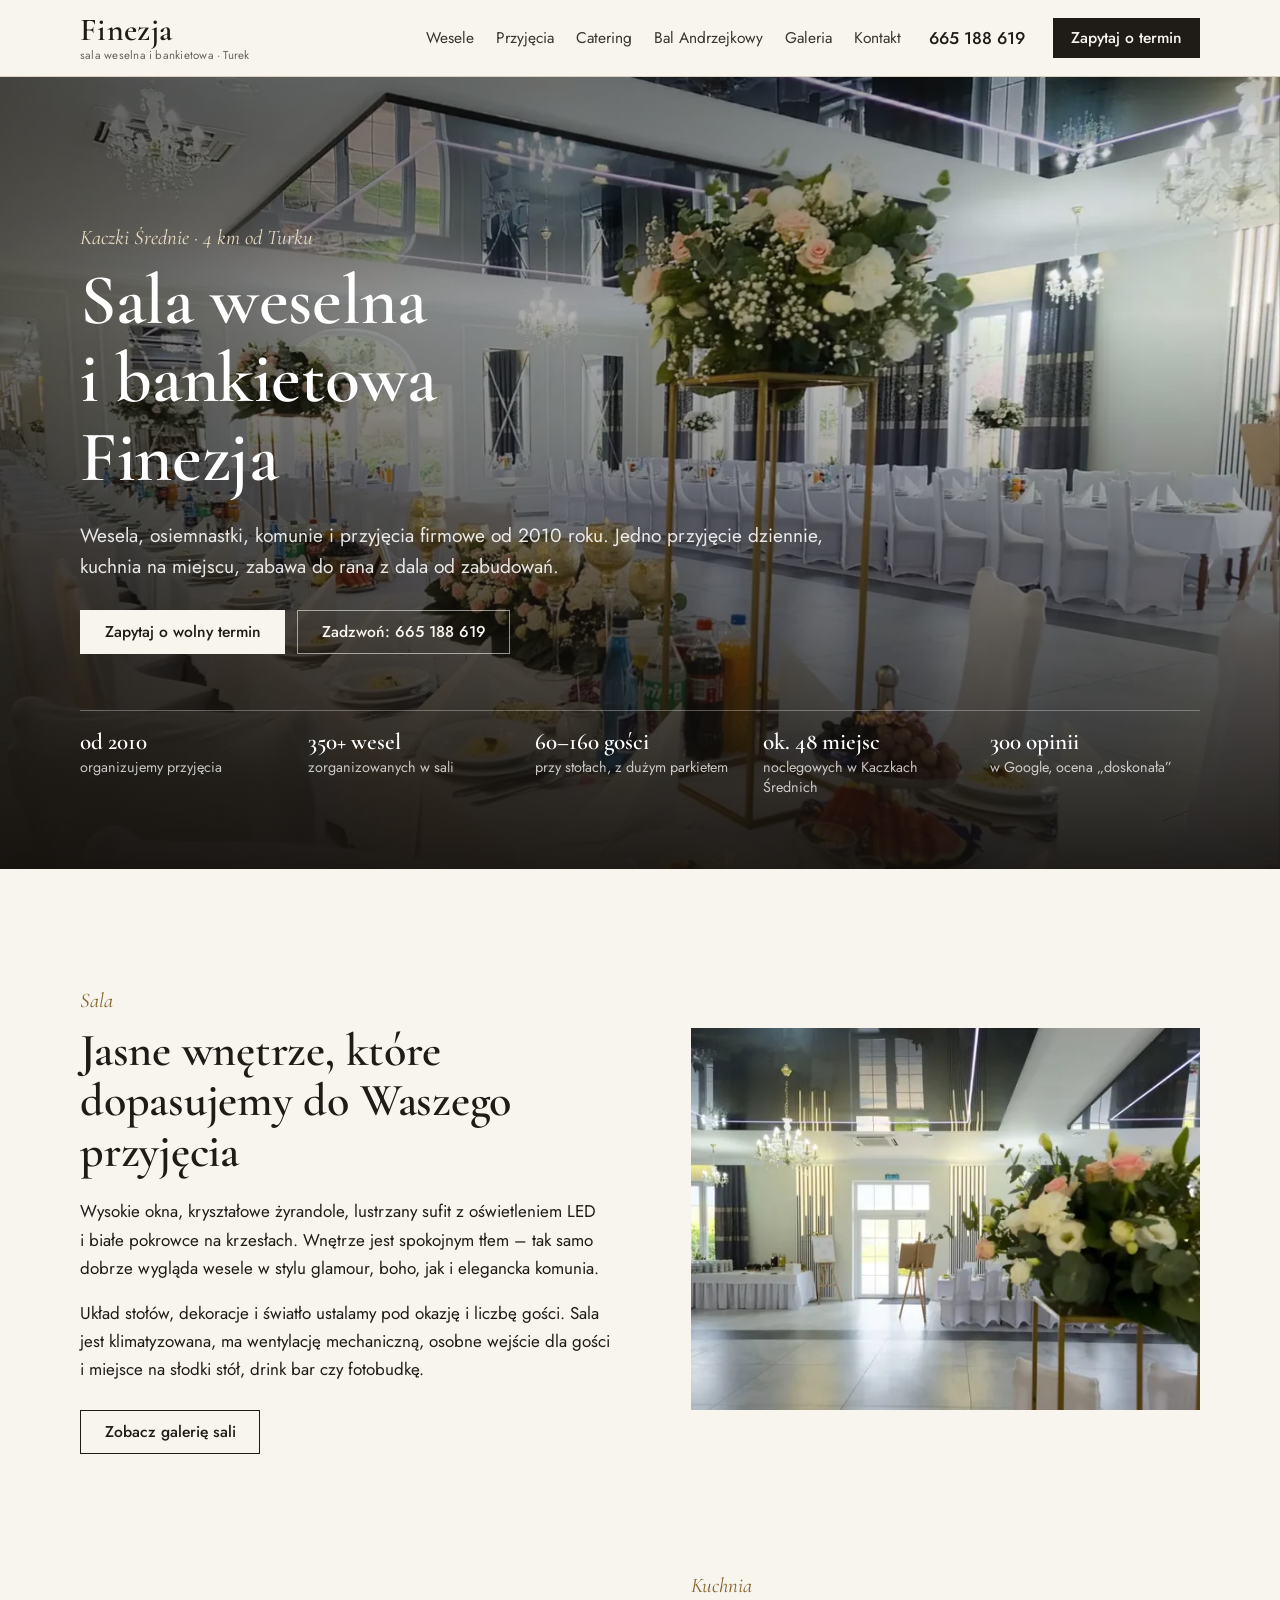
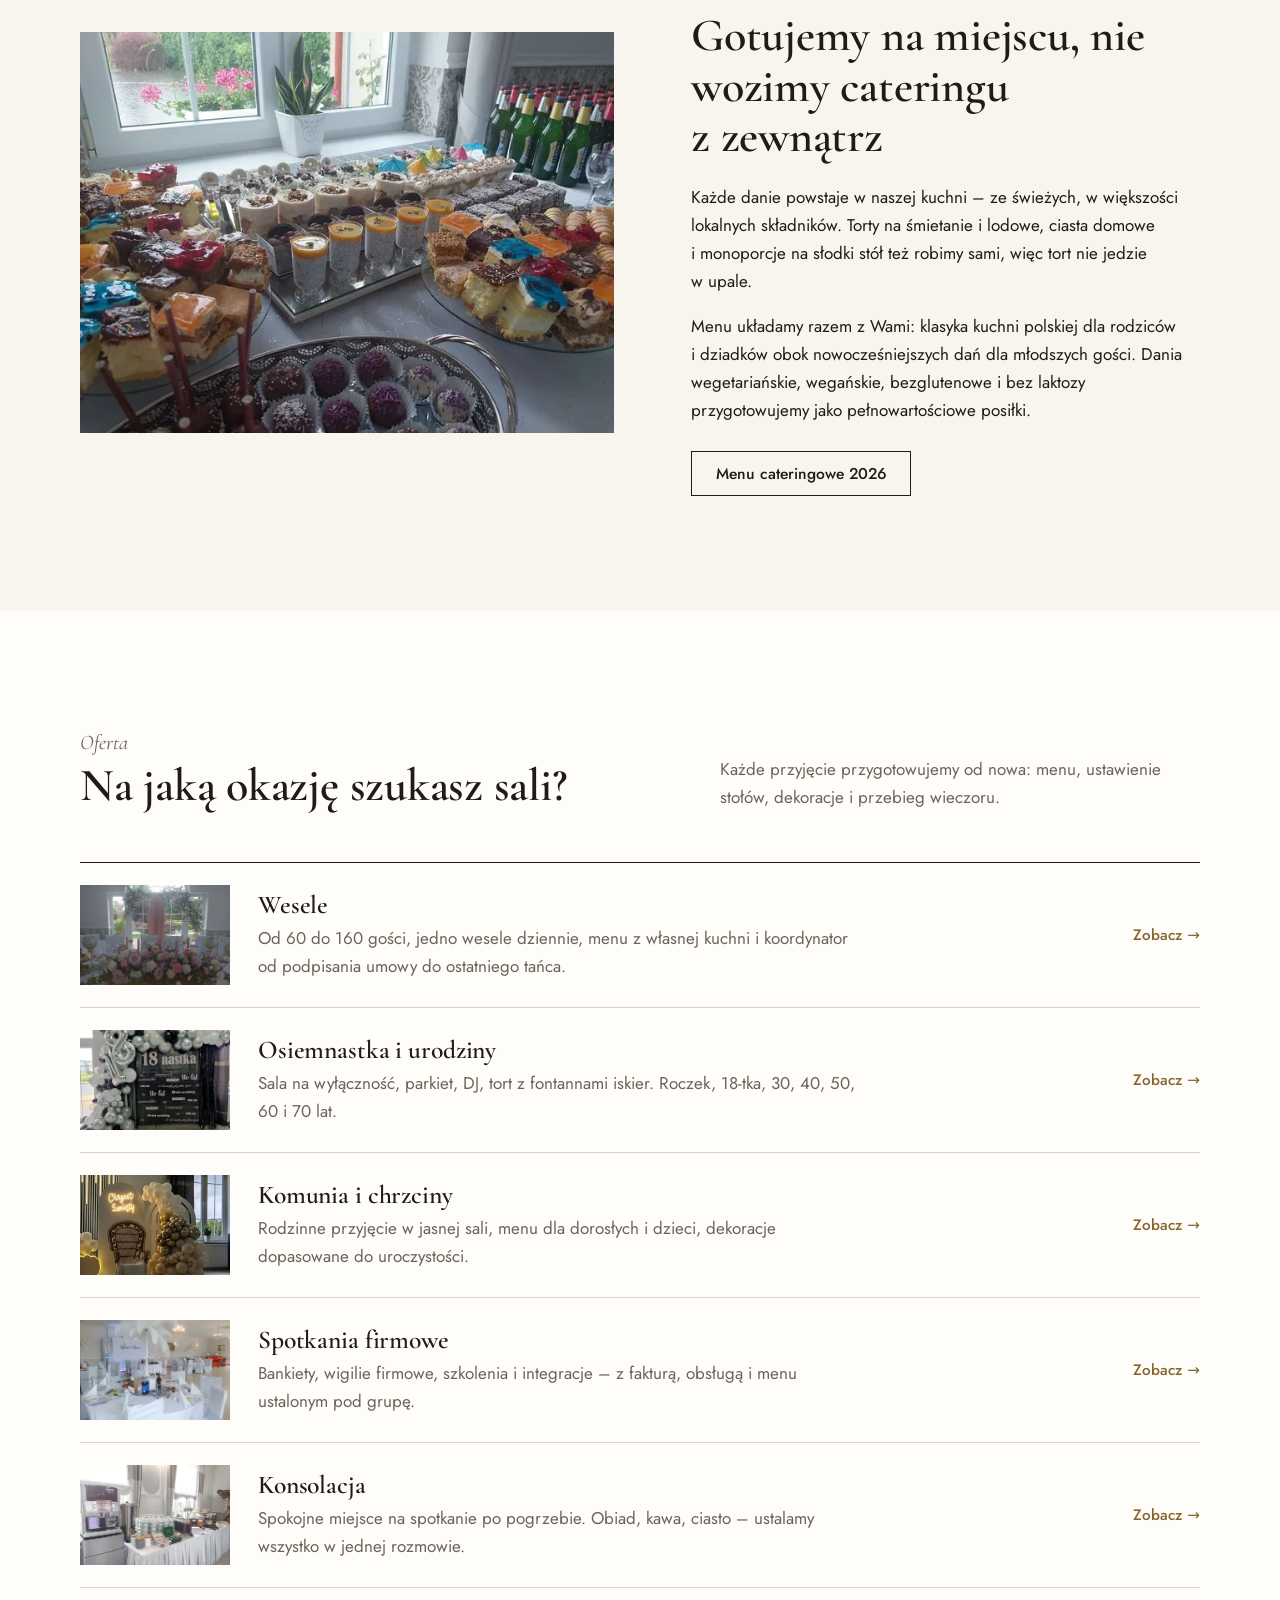
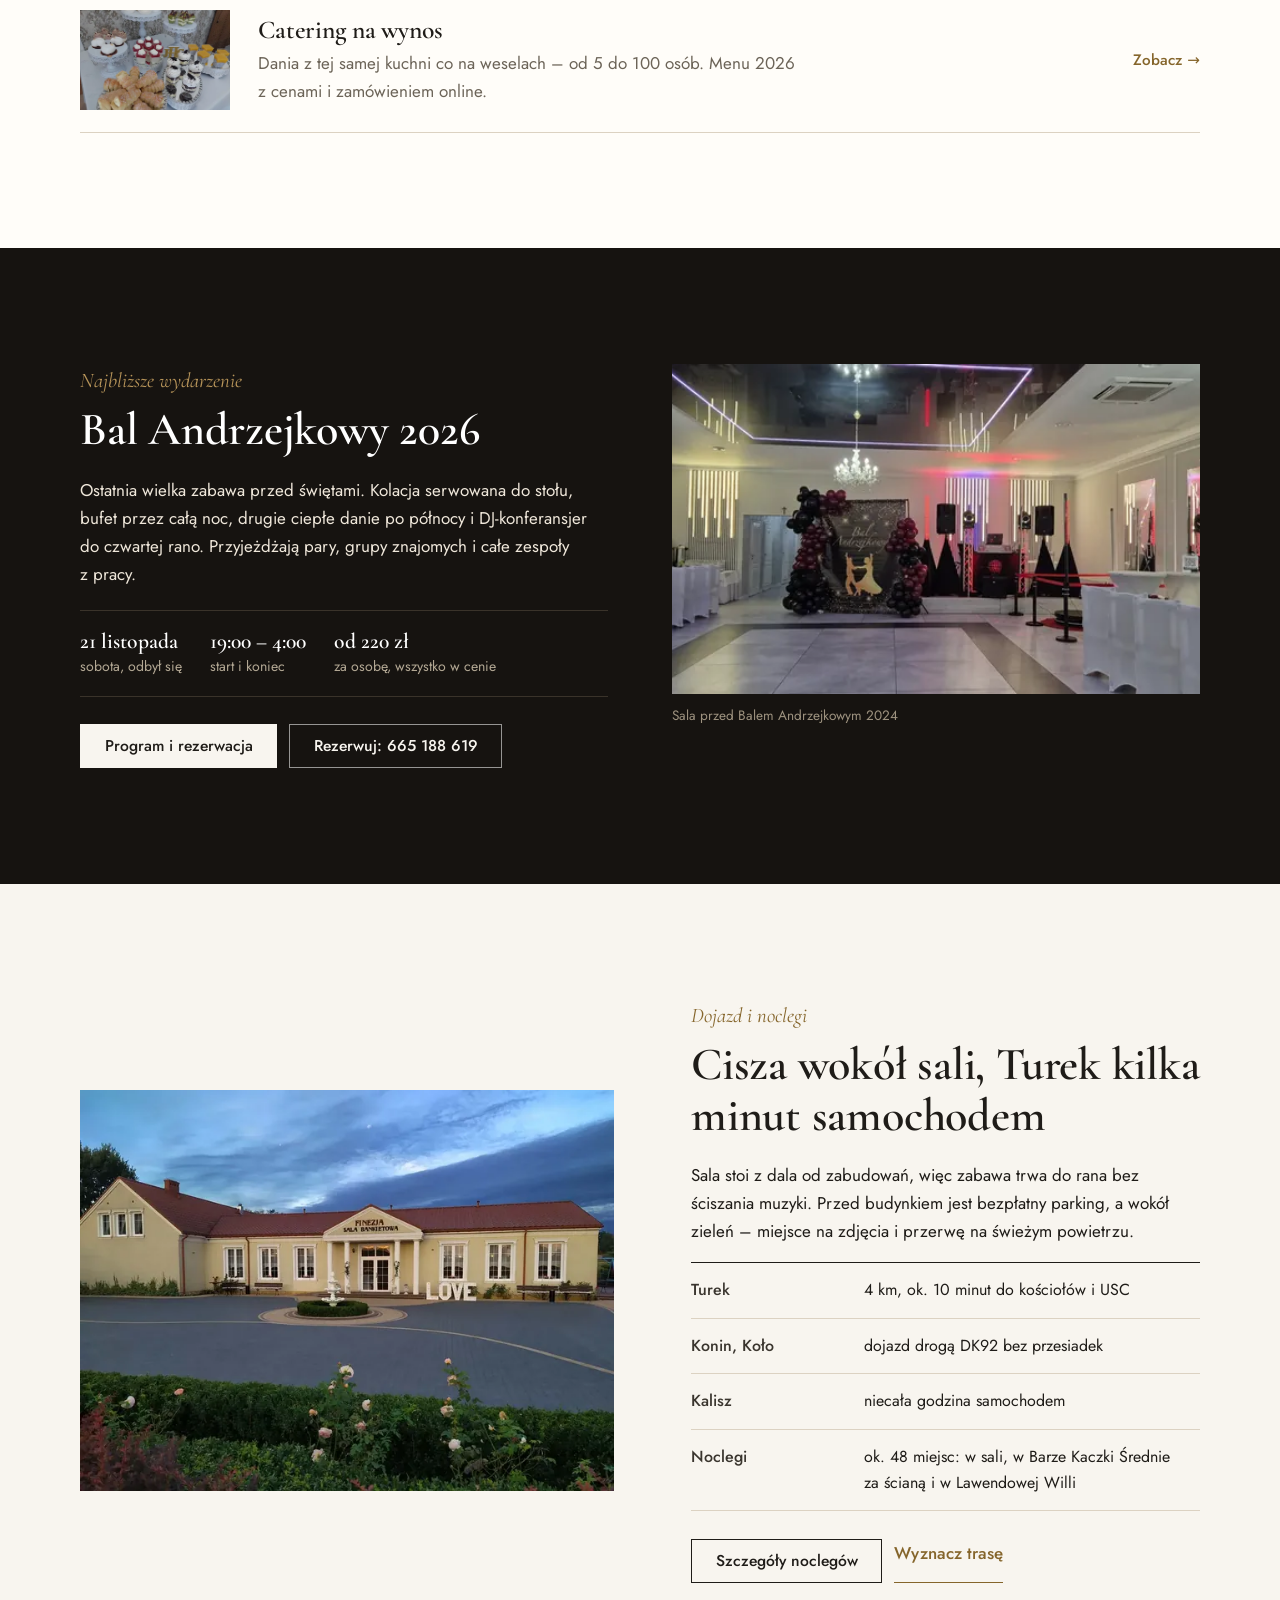
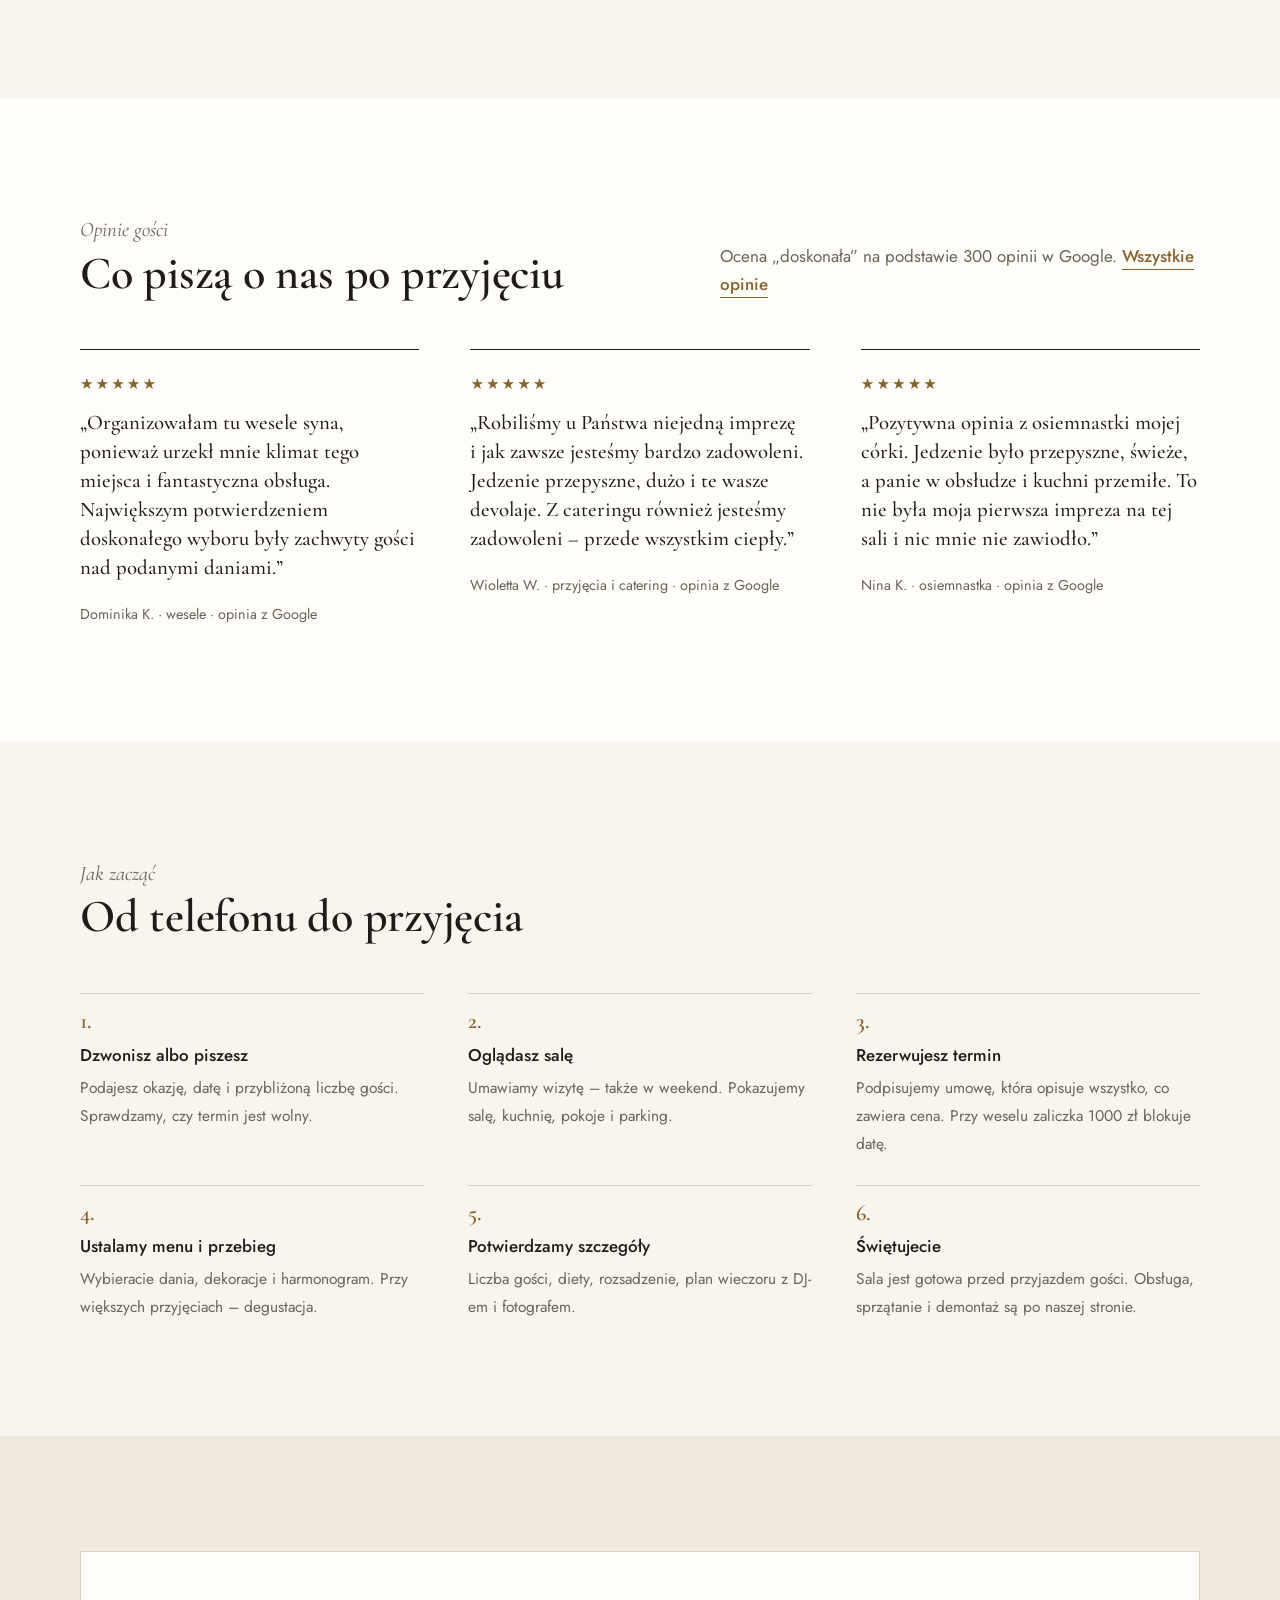
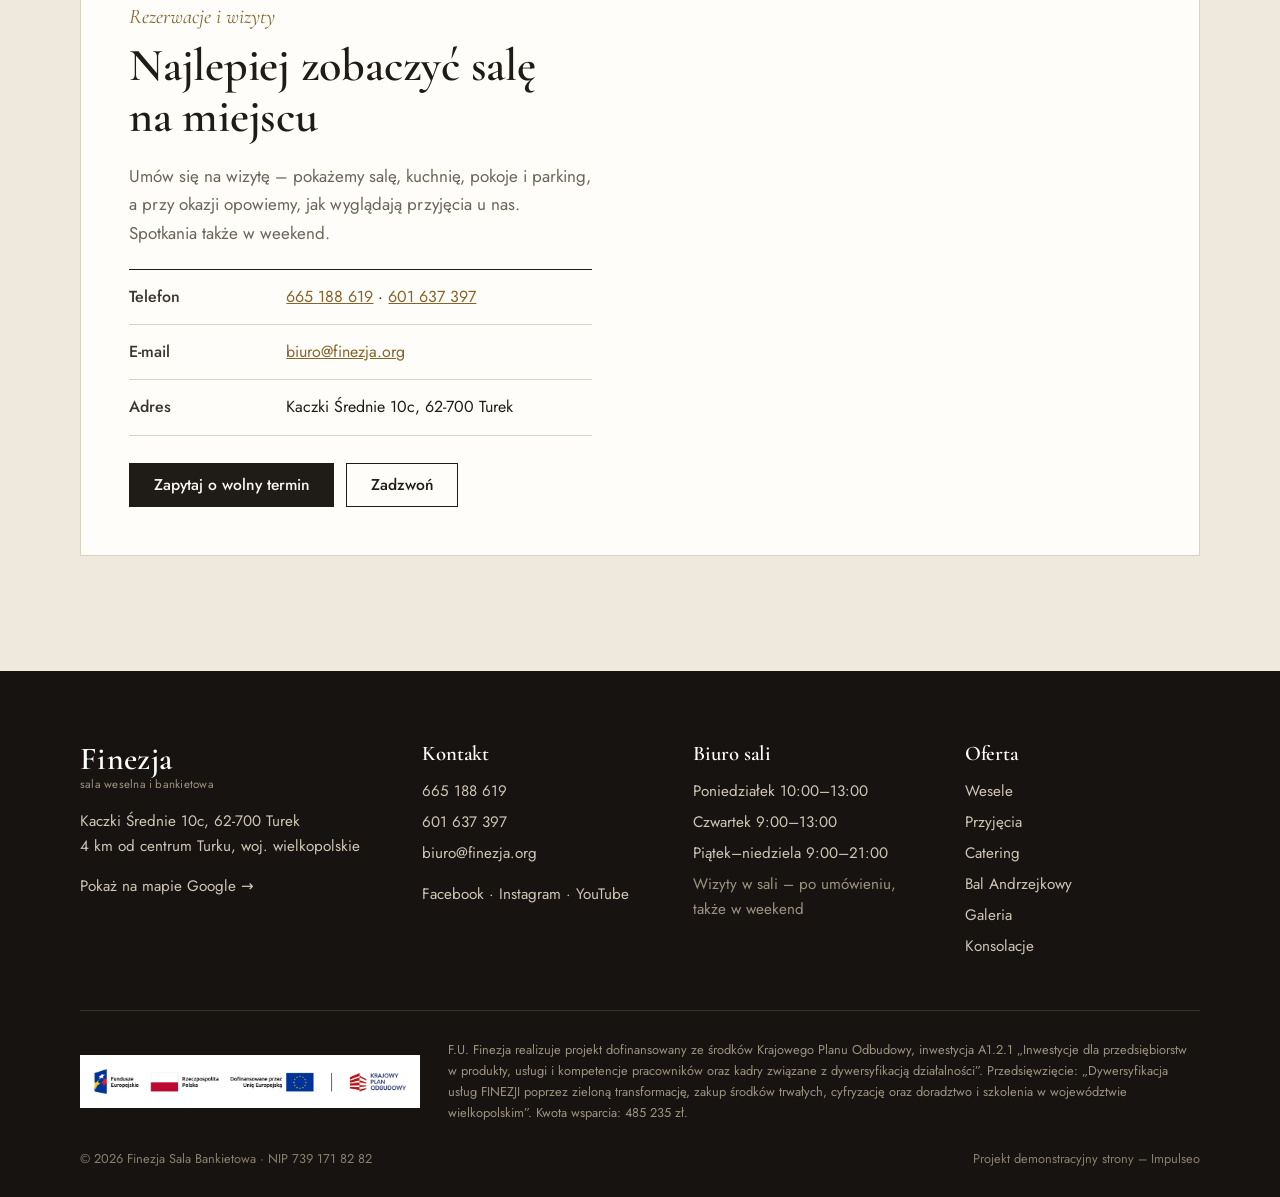
<file: index.html>
<!doctype html>
<html lang="pl">
<head>
<meta charset="utf-8">
<meta name="viewport" content="width=device-width,initial-scale=1">
<title>Finezja – sala weselna i bankietowa pod Turkiem | Kaczki Średnie</title>
<meta name="description" content="Sala weselna i bankietowa dla 60–160 gości, 4 km od Turku. Od 2010 roku ponad 350 wesel. Własna kuchnia, noclegi, bezpłatny parking, catering.">
<link rel="canonical" href="https://impulseo-pl.github.io/finezja/">
<meta property="og:type" content="website"><meta property="og:locale" content="pl_PL">
<meta property="og:title" content="Finezja – sala weselna i bankietowa pod Turkiem | Kaczki Średnie"><meta property="og:description" content="Sala weselna i bankietowa dla 60–160 gości, 4 km od Turku. Od 2010 roku ponad 350 wesel. Własna kuchnia, noclegi, bezpłatny parking, catering.">
<meta property="og:url" content="https://impulseo-pl.github.io/finezja/"><meta property="og:image" content="https://impulseo-pl.github.io/finezja/img/og.jpg">
<meta name="theme-color" content="#161310">
<link rel="icon" href="favicon.svg" type="image/svg+xml">
<link rel="preconnect" href="https://fonts.googleapis.com"><link rel="preconnect" href="https://fonts.gstatic.com" crossorigin>
<link href="https://fonts.googleapis.com/css2?family=Cormorant+Garamond:ital,wght@0,500;0,600;1,500&family=Jost:wght@400;500&display=swap" rel="stylesheet">
<link rel="preload" as="image" imagesrcset="img/hero-640.webp 640w, img/hero-1100.webp 1100w, img/hero-1600.webp 1600w" imagesizes="100vw">
<link rel="stylesheet" href="assets/styles.css">
<script type="application/ld+json">{"@context": "https://schema.org", "@type": ["EventVenue", "Restaurant"], "@id": "https://impulseo-pl.github.io/finezja/#finezja", "name": "Finezja – sala weselna i bankietowa", "description": "Sala weselna i bankietowa dla 60–160 gości w Kaczkach Średnich, 4 km od Turku. Własna kuchnia, catering, noclegi, bezpłatny parking. Od 2010 roku.", "url": "https://impulseo-pl.github.io/finezja/", "image": "https://impulseo-pl.github.io/finezja/img/og.jpg", "telephone": "+48665188619", "email": "biuro@finezja.org", "address": {"@type": "PostalAddress", "streetAddress": "Kaczki Średnie 10c", "postalCode": "62-700", "addressLocality": "Turek", "addressRegion": "wielkopolskie", "addressCountry": "PL"}, "geo": {"@type": "GeoCoordinates", "latitude": 51.9715, "longitude": 18.521}, "maximumAttendeeCapacity": 160, "servesCuisine": "polska", "priceRange": "330–380 zł/os. (menu weselne 2026)", "vatID": "7391718282", "openingHoursSpecification": [{"@type": "OpeningHoursSpecification", "dayOfWeek": "Monday", "opens": "10:00", "closes": "13:00"}, {"@type": "OpeningHoursSpecification", "dayOfWeek": "Thursday", "opens": "09:00", "closes": "13:00"}, {"@type": "OpeningHoursSpecification", "dayOfWeek": ["Friday", "Saturday", "Sunday"], "opens": "09:00", "closes": "21:00"}], "sameAs": ["https://www.facebook.com/Finezja.sala.bankietowa", "https://www.instagram.com/sala.bankietowa.finezja/"], "amenityFeature": [{"@type": "LocationFeatureSpecification", "name": "Bezpłatny parking", "value": true}, {"@type": "LocationFeatureSpecification", "name": "Klimatyzacja", "value": true}, {"@type": "LocationFeatureSpecification", "name": "Noclegi", "value": true}, {"@type": "LocationFeatureSpecification", "name": "Własna kuchnia", "value": true}, {"@type": "LocationFeatureSpecification", "name": "Fotobudka", "value": true}, {"@type": "LocationFeatureSpecification", "name": "Kamera 360", "value": true}]}</script><script type="application/ld+json">{"@context": "https://schema.org", "@type": "Event", "name": "Bal Andrzejkowy 2026 w Finezji", "startDate": "2026-11-21T19:00:00+01:00", "endDate": "2026-11-22T04:00:00+01:00", "eventAttendanceMode": "https://schema.org/OfflineEventAttendanceMode", "eventStatus": "https://schema.org/EventScheduled", "location": {"@id": "https://impulseo-pl.github.io/finezja/#finezja"}, "url": "https://impulseo-pl.github.io/finezja/bal-andrzejkowy/", "offers": {"@type": "Offer", "price": "220", "priceCurrency": "PLN", "url": "https://impulseo-pl.github.io/finezja/bal-andrzejkowy/"}}</script>
</head>
<body>
<a class="skip" href="#tresc">Przejdź do&nbsp;treści</a>
<header class="top"><div class="wrap">
<a class="brand" href="" aria-label="Finezja – strona główna"><b>Finezja</b><span>sala weselna i&nbsp;bankietowa · Turek</span></a>
<nav class="nav" aria-label="Menu główne"><a href="wesele/">Wesele</a><a href="przyjecia/">Przyjęcia</a><a href="catering/">Catering</a><a href="bal-andrzejkowy/">Bal Andrzejkowy</a><a href="galeria/">Galeria</a><a href="kontakt/">Kontakt</a></nav>
<a class="tel" href="tel:+48665188619">665 188 619</a>
<a class="btn" href="kontakt/#zapytanie">Zapytaj o&nbsp;termin</a>
<button class="burger" aria-label="Menu" aria-expanded="false"><i></i><i></i><i></i></button>
</div></header>
<main id="tresc">
<section class="hero"><img src="img/hero-1100.webp" srcset="img/hero-640.webp 640w, img/hero-1100.webp 1100w, img/hero-1600.webp 1600w" sizes="100vw" width="1100" height="789" alt="Sala Finezja przygotowana na wesele – długie stoły, kwiaty i złote świeczniki" fetchpriority="high">
<div class="wrap">
<p class="kicker">Kaczki Średnie · 4 km od&nbsp;Turku</p>
<h1>Sala weselna i&nbsp;bankietowa Finezja</h1>
<p class="lead">Wesela, osiemnastki, komunie i&nbsp;przyjęcia firmowe od&nbsp;2010 roku. Jedno przyjęcie dziennie, kuchnia na&nbsp;miejscu, zabawa do&nbsp;rana z&nbsp;dala od&nbsp;zabudowań.</p>
<div class="actions"><a class="btn light" href="kontakt/#zapytanie">Zapytaj o&nbsp;wolny termin</a><a class="btn line-light" href="tel:+48665188619">Zadzwoń: 665 188 619</a></div>
<div class="facts">
<div><b>od 2010</b>organizujemy przyjęcia</div>
<div><b>350+ wesel</b>zorganizowanych w&nbsp;sali</div>
<div><b>60–160 gości</b>przy stołach, z&nbsp;dużym parkietem</div>
<div><b>ok. 48 miejsc</b>noclegowych w&nbsp;Kaczkach Średnich</div>
<div><b>300 opinii</b>w Google, ocena „doskonała”</div>
</div></div></section>

<section><div class="wrap">
<div class="row">
<div><p class="kicker">Sala</p><h2>Jasne wnętrze, które dopasujemy do&nbsp;Waszego przyjęcia</h2>
<p>Wysokie okna, kryształowe żyrandole, lustrzany sufit z&nbsp;oświetleniem LED i&nbsp;białe pokrowce na&nbsp;krzesłach. Wnętrze jest spokojnym tłem – tak samo dobrze wygląda wesele w&nbsp;stylu glamour, boho, jak i&nbsp;elegancka komunia.</p>
<p>Układ stołów, dekoracje i&nbsp;światło ustalamy pod okazję i&nbsp;liczbę gości. Sala jest klimatyzowana, ma wentylację mechaniczną, osobne wejście dla gości i&nbsp;miejsce na&nbsp;słodki stół, drink bar czy fotobudkę.</p>
<div class="actions"><a class="btn ghost" href="galeria/">Zobacz galerię sali</a></div></div>
<figure><img src="img/sala-kwiaty-1100.webp" srcset="img/sala-kwiaty-640.webp 640w, img/sala-kwiaty-1100.webp 1100w, img/sala-kwiaty-1600.webp 1600w" sizes="(max-width:860px) 100vw, 50vw" width="1100" height="725" alt="Wnętrze sali Finezja z kwiatami, żyrandolami i lustrzanym sufitem" loading="lazy" decoding="async"></figure>
</div>
<div class="row flip">
<div><p class="kicker">Kuchnia</p><h2>Gotujemy na&nbsp;miejscu, nie wozimy cateringu z&nbsp;zewnątrz</h2>
<p>Każde danie powstaje w&nbsp;naszej kuchni – ze&nbsp;świeżych, w&nbsp;większości lokalnych składników. Torty na&nbsp;śmietanie i&nbsp;lodowe, ciasta domowe i&nbsp;monoporcje na&nbsp;słodki stół też robimy sami, więc tort nie jedzie w&nbsp;upale.</p>
<p>Menu układamy razem z&nbsp;Wami: klasyka kuchni polskiej dla rodziców i&nbsp;dziadków obok nowocześniejszych dań dla młodszych gości. Dania wegetariańskie, wegańskie, bezglutenowe i&nbsp;bez laktozy przygotowujemy jako pełnowartościowe posiłki.</p>
<div class="actions"><a class="btn ghost" href="catering/">Menu cateringowe 2026</a></div></div>
<figure><img src="img/slodki-stol-1100.webp" srcset="img/slodki-stol-640.webp 640w, img/slodki-stol-1100.webp 1100w, img/slodki-stol-1600.webp 1600w" sizes="(max-width:860px) 100vw, 50vw" width="1100" height="825" alt="Słodki stół z ciastami i deserami z kuchni Finezji" loading="lazy" decoding="async"></figure>
</div>
</div></section>

<section class="white"><div class="wrap">
<div class="sec-head"><div><p class="kicker">Oferta</p><h2>Na jaką okazję szukasz sali?</h2></div><p>Każde przyjęcie przygotowujemy od&nbsp;nowa: menu, ustawienie stołów, dekoracje i&nbsp;przebieg wieczoru.</p></div>
<div class="occasions"><a class="occasion" href="wesele/"><img src="img/dek-roze-1100.webp" srcset="img/dek-roze-640.webp 640w, img/dek-roze-1100.webp 1100w, img/dek-roze-1600.webp 1600w" sizes="150px" width="1100" height="825" alt="" loading="lazy" decoding="async"><div><h3>Wesele</h3><p>Od 60 do&nbsp;160 gości, jedno wesele dziennie, menu z&nbsp;własnej kuchni i&nbsp;koordynator od&nbsp;podpisania umowy do&nbsp;ostatniego tańca.</p></div><span class="go">Zobacz →</span></a><a class="occasion" href="przyjecia/#osiemnastka"><img src="img/osiemnastka-640.webp" srcset="img/osiemnastka-640.webp 640w" sizes="150px" width="640" height="853" alt="" loading="lazy" decoding="async"><div><h3>Osiemnastka i&nbsp;urodziny</h3><p>Sala na&nbsp;wyłączność, parkiet, DJ, tort z&nbsp;fontannami iskier. Roczek, 18-tka, 30, 40, 50, 60 i&nbsp;70 lat.</p></div><span class="go">Zobacz →</span></a><a class="occasion" href="przyjecia/#komunia"><img src="img/chrzest-neon-1100.webp" srcset="img/chrzest-neon-640.webp 640w, img/chrzest-neon-1100.webp 1100w, img/chrzest-neon-1600.webp 1600w" sizes="150px" width="1100" height="508" alt="" loading="lazy" decoding="async"><div><h3>Komunia i&nbsp;chrzciny</h3><p>Rodzinne przyjęcie w&nbsp;jasnej sali, menu dla dorosłych i&nbsp;dzieci, dekoracje dopasowane do&nbsp;uroczystości.</p></div><span class="go">Zobacz →</span></a><a class="occasion" href="przyjecia/#firmy"><img src="img/sala-okragle-1100.webp" srcset="img/sala-okragle-640.webp 640w, img/sala-okragle-1100.webp 1100w" sizes="150px" width="1100" height="825" alt="" loading="lazy" decoding="async"><div><h3>Spotkania firmowe</h3><p>Bankiety, wigilie firmowe, szkolenia i&nbsp;integracje – z&nbsp;fakturą, obsługą i&nbsp;menu ustalonym pod grupę.</p></div><span class="go">Zobacz →</span></a><a class="occasion" href="przyjecia/#konsolacja"><img src="img/kawa-1100.webp" srcset="img/kawa-640.webp 640w, img/kawa-1100.webp 1100w, img/kawa-1600.webp 1600w" sizes="150px" width="1100" height="825" alt="" loading="lazy" decoding="async"><div><h3>Konsolacja</h3><p>Spokojne miejsce na&nbsp;spotkanie po&nbsp;pogrzebie. Obiad, kawa, ciasto – ustalamy wszystko w&nbsp;jednej rozmowie.</p></div><span class="go">Zobacz →</span></a><a class="occasion" href="catering/"><img src="img/slodki-babeczki-1100.webp" srcset="img/slodki-babeczki-640.webp 640w, img/slodki-babeczki-1100.webp 1100w, img/slodki-babeczki-1600.webp 1600w" sizes="150px" width="1100" height="825" alt="" loading="lazy" decoding="async"><div><h3>Catering na&nbsp;wynos</h3><p>Dania z&nbsp;tej samej kuchni co na&nbsp;weselach – od&nbsp;5 do&nbsp;100 osób. Menu 2026 z&nbsp;cenami i&nbsp;zamówieniem online.</p></div><span class="go">Zobacz →</span></a></div>
</div></section>

<section class="night"><div class="wrap bal">
<div><p class="kicker">Najbliższe wydarzenie</p><h2>Bal Andrzejkowy 2026</h2>
<p>Ostatnia wielka zabawa przed świętami. Kolacja serwowana do&nbsp;stołu, bufet przez całą noc, drugie ciepłe danie po&nbsp;północy i&nbsp;DJ-konferansjer do&nbsp;czwartej rano. Przyjeżdżają pary, grupy znajomych i&nbsp;całe zespoły z&nbsp;pracy.</p>
<div class="when"><div><b>21 listopada</b>sobota, <span data-countdown="2026-11-21">2026</span></div><div><b>19:00 – 4:00</b>start i&nbsp;koniec</div><div><b>od 220 zł</b>za osobę, wszystko w&nbsp;cenie</div></div>
<div class="actions"><a class="btn light" href="bal-andrzejkowy/">Program i&nbsp;rezerwacja</a><a class="btn line-light" href="tel:+48665188619">Rezerwuj: 665 188 619</a></div></div>
<figure><img src="img/bal-parkiet-1100.webp" srcset="img/bal-parkiet-640.webp 640w, img/bal-parkiet-1100.webp 1100w, img/bal-parkiet-1600.webp 1600w" sizes="(max-width:860px) 100vw, 50vw" width="1100" height="508" alt="Sala Finezja przygotowana na bal – parkiet, światła i ścianka" loading="lazy" decoding="async"><figcaption style="color:#9d927f">Sala przed Balem Andrzejkowym 2024</figcaption></figure>
</div></section>

<section><div class="wrap">
<div class="row">
<figure><img src="img/budynek-wieczor-1100.webp" srcset="img/budynek-wieczor-640.webp 640w, img/budynek-wieczor-1100.webp 1100w" sizes="(max-width:860px) 100vw, 50vw" width="1100" height="825" alt="Budynek sali Finezja z podjazdem i napisem LOVE" loading="lazy" decoding="async"></figure>
<div><p class="kicker">Dojazd i&nbsp;noclegi</p><h2>Cisza wokół sali, Turek kilka minut samochodem</h2>
<p>Sala stoi z&nbsp;dala od&nbsp;zabudowań, więc zabawa trwa do&nbsp;rana bez ściszania muzyki. Przed budynkiem jest bezpłatny parking, a&nbsp;wokół zieleń – miejsce na&nbsp;zdjęcia i&nbsp;przerwę na&nbsp;świeżym powietrzu.</p>
<table class="spec"><tr><th>Turek</th><td>4 km, ok.&nbsp;10 minut do&nbsp;kościołów i&nbsp;USC</td></tr>
<tr><th>Konin, Koło</th><td>dojazd drogą DK92 bez przesiadek</td></tr>
<tr><th>Kalisz</th><td>niecała godzina samochodem</td></tr>
<tr><th>Noclegi</th><td>ok. 48 miejsc: w&nbsp;sali, w&nbsp;Barze Kaczki Średnie za&nbsp;ścianą i&nbsp;w&nbsp;Lawendowej Willi</td></tr></table>
<div class="actions"><a class="btn ghost" href="wesele/#noclegi">Szczegóły noclegów</a><a class="link" href="https://www.google.com/maps/search/?api=1&query=Finezja+Sala+bankietowa+Kaczki+%C5%9Arednie+10c+Turek" target="_blank" rel="noopener">Wyznacz trasę</a></div></div>
</div></div></section>
<section class="white"><div class="wrap">
<div class="sec-head"><div><p class="kicker">Opinie gości</p><h2>Co piszą o&nbsp;nas po&nbsp;przyjęciu</h2></div>
<p>Ocena „doskonała” na&nbsp;podstawie 300 opinii w&nbsp;Google. <a class="link" href="https://maps.google.com/?cid=10082315392986740217" target="_blank" rel="noopener">Wszystkie opinie</a></p></div>
<div class="quotes"><figure class="quote"><div class="stars" aria-label="5 na 5">★★★★★</div><p>„Organizowałam tu wesele syna, ponieważ urzekł mnie klimat tego miejsca i&nbsp;fantastyczna obsługa. Największym potwierdzeniem doskonałego wyboru były zachwyty gości nad podanymi daniami.”</p><footer>Dominika K. · wesele · opinia z&nbsp;Google</footer></figure><figure class="quote"><div class="stars" aria-label="5 na 5">★★★★★</div><p>„Robiliśmy u&nbsp;Państwa niejedną imprezę i&nbsp;jak zawsze jesteśmy bardzo zadowoleni. Jedzenie przepyszne, dużo i&nbsp;te wasze devolaje. Z cateringu również jesteśmy zadowoleni – przede wszystkim ciepły.”</p><footer>Wioletta W. · przyjęcia i&nbsp;catering · opinia z&nbsp;Google</footer></figure><figure class="quote"><div class="stars" aria-label="5 na 5">★★★★★</div><p>„Pozytywna opinia z&nbsp;osiemnastki mojej córki. Jedzenie było przepyszne, świeże, a&nbsp;panie w&nbsp;obsłudze i&nbsp;kuchni przemiłe. To nie była moja pierwsza impreza na&nbsp;tej sali i&nbsp;nic mnie nie zawiodło.”</p><footer>Nina K. · osiemnastka · opinia z&nbsp;Google</footer></figure></div></div></section>
<section><div class="wrap">
<div class="sec-head"><div><p class="kicker">Jak zacząć</p><h2>Od telefonu do&nbsp;przyjęcia</h2></div></div>
<ol class="steps">
<li><b>Dzwonisz albo piszesz</b><span>Podajesz okazję, datę i&nbsp;przybliżoną liczbę gości. Sprawdzamy, czy termin jest wolny.</span></li>
<li><b>Oglądasz salę</b><span>Umawiamy wizytę – także w&nbsp;weekend. Pokazujemy salę, kuchnię, pokoje i&nbsp;parking.</span></li>
<li><b>Rezerwujesz termin</b><span>Podpisujemy umowę, która opisuje wszystko, co zawiera cena. Przy weselu zaliczka 1000 zł blokuje datę.</span></li>
<li><b>Ustalamy menu i&nbsp;przebieg</b><span>Wybieracie dania, dekoracje i&nbsp;harmonogram. Przy większych przyjęciach – degustacja.</span></li>
<li><b>Potwierdzamy szczegóły</b><span>Liczba gości, diety, rozsadzenie, plan wieczoru z&nbsp;DJ-em i&nbsp;fotografem.</span></li>
<li><b>Świętujecie</b><span>Sala jest gotowa przed przyjazdem gości. Obsługa, sprzątanie i&nbsp;demontaż są po&nbsp;naszej stronie.</span></li>
</ol></div></section>
<section class="sand"><div class="wrap"><div class="contact-grid">
<div><p class="kicker">Rezerwacje i&nbsp;wizyty</p><h2>Najlepiej zobaczyć salę na&nbsp;miejscu</h2><p class="muted">Umów się na&nbsp;wizytę – pokażemy salę, kuchnię, pokoje i&nbsp;parking, a&nbsp;przy okazji opowiemy, jak wyglądają przyjęcia u&nbsp;nas. Spotkania także w&nbsp;weekend.</p>
<table class="spec" style="margin-top:22px"><tr><th>Telefon</th><td><a href="tel:+48665188619">665 188 619</a> · <a href="tel:+48601637397">601 637 397</a></td></tr>
<tr><th>E-mail</th><td><a href="mailto:biuro@finezja.org">biuro@finezja.org</a></td></tr><tr><th>Adres</th><td>Kaczki Średnie 10c, 62-700 Turek</td></tr></table>
<div class="actions"><a class="btn" href="kontakt/#zapytanie">Zapytaj o&nbsp;wolny termin</a><a class="btn ghost" href="tel:+48665188619">Zadzwoń</a></div></div>
<div style="padding:0"><iframe class="map" src="https://www.google.com/maps/embed?pb=!1m14!1m8!1m3!1d15606.95162728655!2d18.52099567459853!3d51.971505459897536!3m2!1i1024!2i768!4f13.1!3m3!1m2!1s0x471b1ef02f4fde83%3A0x8beb946e786d75f9!2sFinezja.%20Sala%20bankietowa-%20sala%20na%20wesele!5e0!3m2!1spl!2spl!4v1731493576537!5m2!1spl!2spl" loading="lazy" referrerpolicy="no-referrer-when-downgrade" title="Mapa dojazdu do sali Finezja"></iframe></div>
</div></div></section>
</main>
<footer class="foot"><div class="wrap">
<div class="cols">
<div><a class="brand" href=""><b>Finezja</b><span>sala weselna i&nbsp;bankietowa</span></a>
<p style="margin-top:18px">Kaczki Średnie 10c, 62-700 Turek<br>4 km od&nbsp;centrum Turku, woj. wielkopolskie</p>
<p><a href="https://www.google.com/maps/search/?api=1&query=Finezja+Sala+bankietowa+Kaczki+%C5%9Arednie+10c+Turek" target="_blank" rel="noopener">Pokaż na&nbsp;mapie Google →</a></p></div>
<div><h4>Kontakt</h4><ul>
<li><a href="tel:+48665188619">665 188 619</a></li><li><a href="tel:+48601637397">601 637 397</a></li><li><a href="mailto:biuro@finezja.org">biuro@finezja.org</a></li>
<li style="margin-top:10px"><a href="https://www.facebook.com/Finezja.sala.bankietowa" target="_blank" rel="noopener">Facebook</a> · <a href="https://www.instagram.com/sala.bankietowa.finezja/" target="_blank" rel="noopener">Instagram</a> · <a href="https://www.youtube.com/watch?v=g2kK5KW1re4" target="_blank" rel="noopener">YouTube</a></li></ul></div>
<div><h4>Biuro sali</h4><ul><li>Poniedziałek 10:00–13:00</li><li>Czwartek 9:00–13:00</li><li>Piątek–niedziela 9:00–21:00</li><li class="muted" style="color:#9d927f">Wizyty w&nbsp;sali – po&nbsp;umówieniu, także w&nbsp;weekend</li></ul></div>
<div><h4>Oferta</h4><ul><li><a href="wesele/">Wesele</a></li><li><a href="przyjecia/">Przyjęcia</a></li><li><a href="catering/">Catering</a></li><li><a href="bal-andrzejkowy/">Bal Andrzejkowy</a></li><li><a href="galeria/">Galeria</a></li><li><a href="przyjecia/#konsolacja">Konsolacje</a></li></ul></div>
</div>
<div class="kpo"><img src="img/kpo.webp" width="340" height="55" alt="Fundusze Europejskie, Rzeczpospolita Polska, Unia Europejska – NextGenerationEU" loading="lazy">
<p style="margin:0">F.U. Finezja realizuje projekt dofinansowany ze&nbsp;środków Krajowego Planu Odbudowy, inwestycja A1.2.1 „Inwestycje dla przedsiębiorstw w&nbsp;produkty, usługi i&nbsp;kompetencje pracowników oraz kadry związane z&nbsp;dywersyfikacją działalności”. Przedsięwzięcie: „Dywersyfikacja usług FINEZJI poprzez zieloną transformację, zakup środków trwałych, cyfryzację oraz doradztwo i&nbsp;szkolenia w&nbsp;województwie wielkopolskim”. Kwota wsparcia: 485 235 zł.</p></div>
<div class="legal"><span>© 2026 Finezja Sala Bankietowa · NIP 739 171 82 82</span><span>Projekt demonstracyjny strony – Impulseo</span></div>
</div></footer>
<nav class="callbar" aria-label="Szybki kontakt"><a href="tel:+48665188619">Zadzwoń</a><a href="kontakt/#zapytanie">Zapytaj o&nbsp;termin</a></nav>
<script src="assets/app.js" defer></script>
<script src="assets/licznik.js" defer></script>
</body></html>
</file>
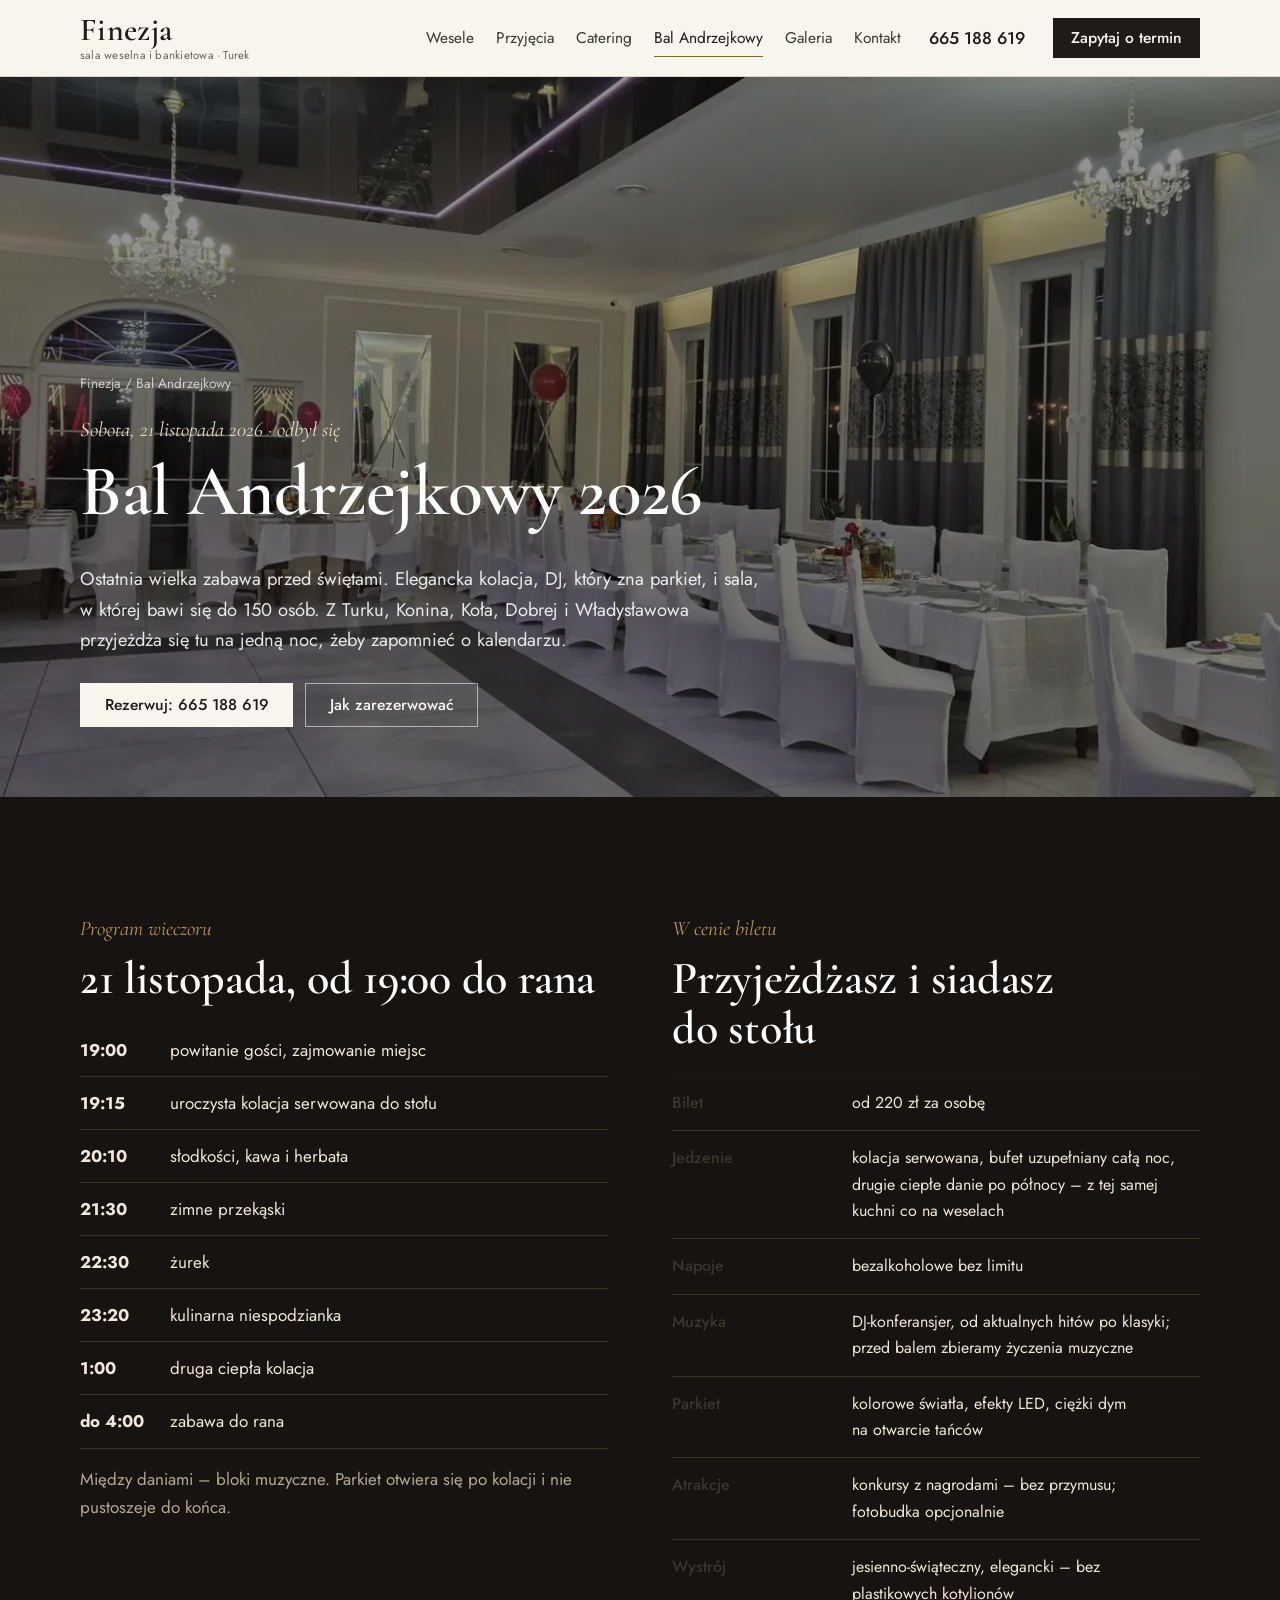
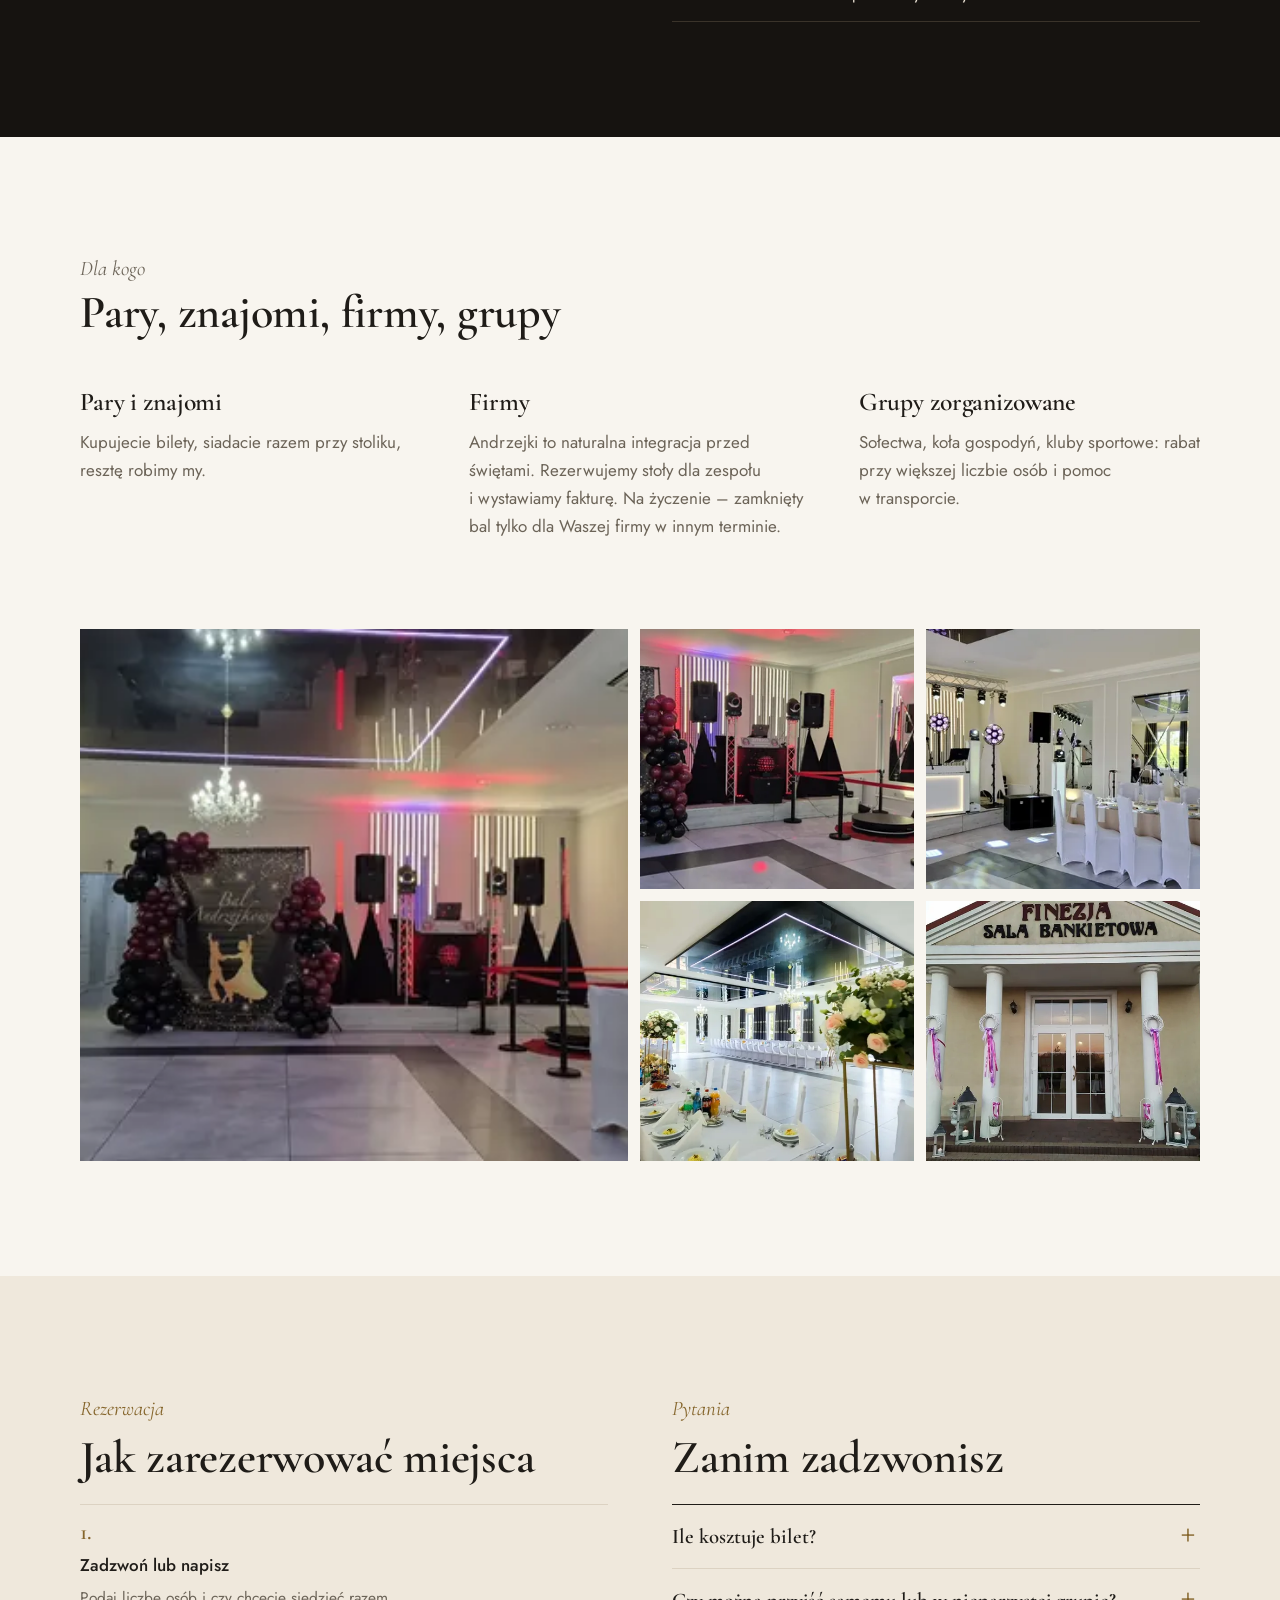
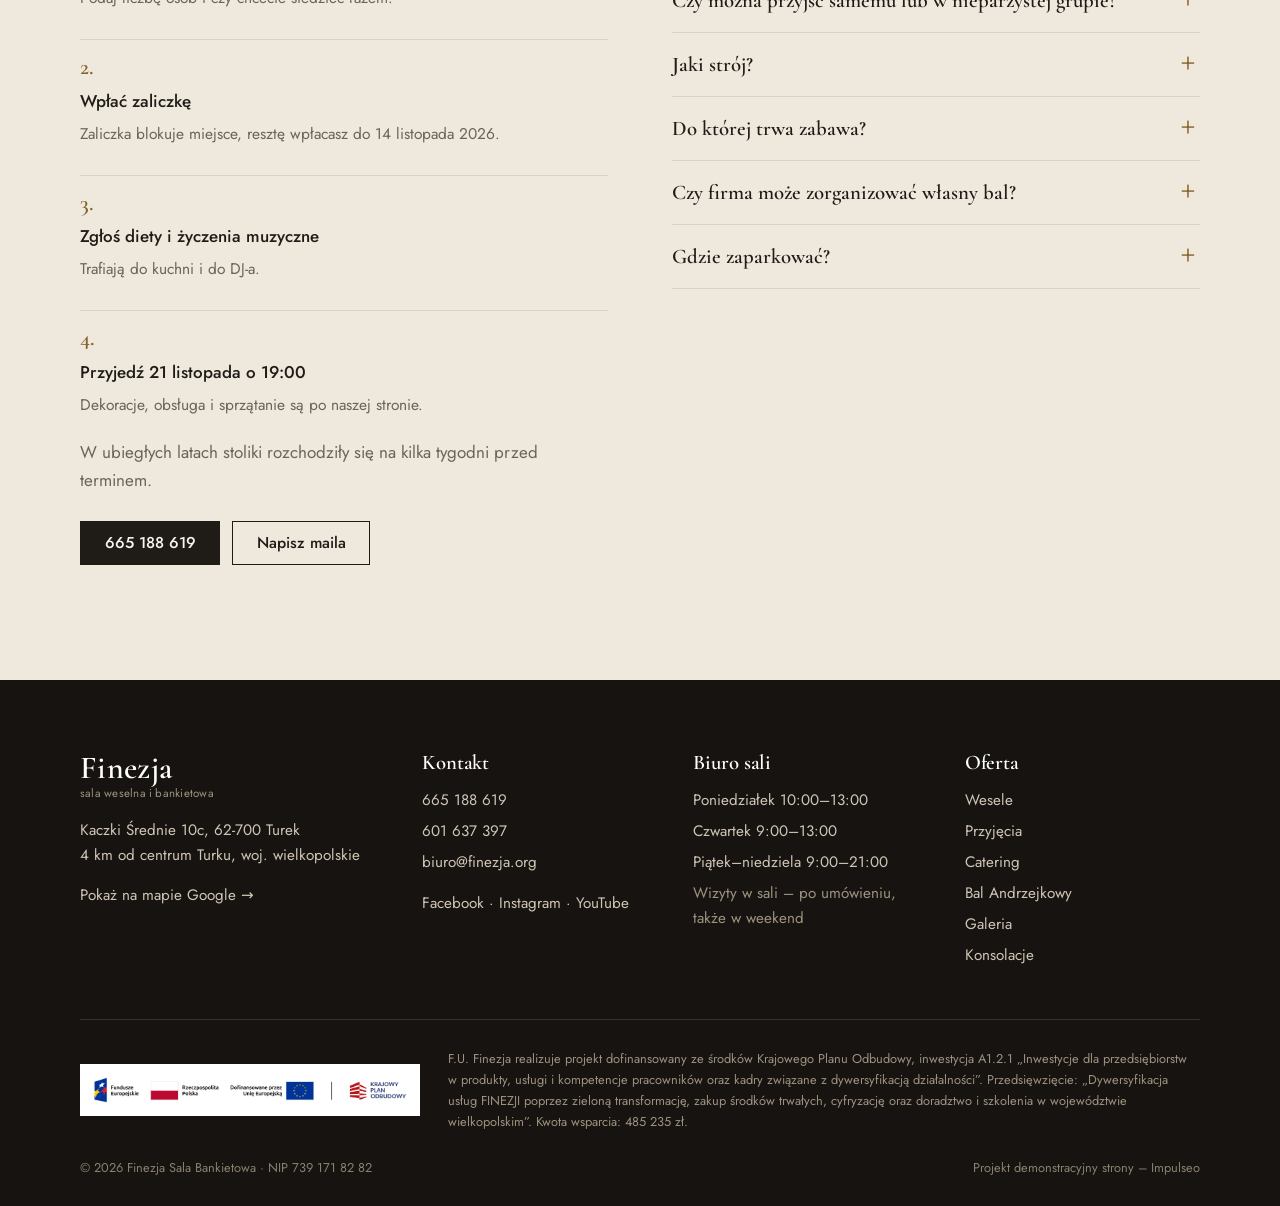
<file: bal-andrzejkowy/index.html>
<!doctype html>
<html lang="pl">
<head>
<meta charset="utf-8">
<meta name="viewport" content="width=device-width,initial-scale=1">
<title>Bal Andrzejkowy 2026 w Turku – 21 listopada, Sala Finezja</title>
<meta name="description" content="Bal Andrzejkowy 21 listopada 2026 w Sali Finezja pod Turkiem: kolacja, bufet przez całą noc, DJ-konferansjer, zabawa do 4:00. Bilety od 220 zł/os.">
<link rel="canonical" href="https://impulseo-pl.github.io/finezja/bal-andrzejkowy/">
<meta property="og:type" content="website"><meta property="og:locale" content="pl_PL">
<meta property="og:title" content="Bal Andrzejkowy 2026 w Turku – 21 listopada, Sala Finezja"><meta property="og:description" content="Bal Andrzejkowy 21 listopada 2026 w Sali Finezja pod Turkiem: kolacja, bufet przez całą noc, DJ-konferansjer, zabawa do 4:00. Bilety od 220 zł/os.">
<meta property="og:url" content="https://impulseo-pl.github.io/finezja/bal-andrzejkowy/"><meta property="og:image" content="https://impulseo-pl.github.io/finezja/img/og.jpg">
<meta name="theme-color" content="#161310">
<link rel="icon" href="../favicon.svg" type="image/svg+xml">
<link rel="preconnect" href="https://fonts.googleapis.com"><link rel="preconnect" href="https://fonts.gstatic.com" crossorigin>
<link href="https://fonts.googleapis.com/css2?family=Cormorant+Garamond:ital,wght@0,500;0,600;1,500&family=Jost:wght@400;500&display=swap" rel="stylesheet">
<link rel="preload" as="image" imagesrcset="../img/bal-sala-640.webp 640w, ../img/bal-sala-1100.webp 1100w, ../img/bal-sala-1600.webp 1600w" imagesizes="100vw">
<link rel="stylesheet" href="../assets/styles.css">
<script type="application/ld+json">{"@context": "https://schema.org", "@type": ["EventVenue", "Restaurant"], "@id": "https://impulseo-pl.github.io/finezja/#finezja", "name": "Finezja – sala weselna i bankietowa", "description": "Sala weselna i bankietowa dla 60–160 gości w Kaczkach Średnich, 4 km od Turku. Własna kuchnia, catering, noclegi, bezpłatny parking. Od 2010 roku.", "url": "https://impulseo-pl.github.io/finezja/", "image": "https://impulseo-pl.github.io/finezja/img/og.jpg", "telephone": "+48665188619", "email": "biuro@finezja.org", "address": {"@type": "PostalAddress", "streetAddress": "Kaczki Średnie 10c", "postalCode": "62-700", "addressLocality": "Turek", "addressRegion": "wielkopolskie", "addressCountry": "PL"}, "geo": {"@type": "GeoCoordinates", "latitude": 51.9715, "longitude": 18.521}, "maximumAttendeeCapacity": 160, "servesCuisine": "polska", "priceRange": "330–380 zł/os. (menu weselne 2026)", "vatID": "7391718282", "openingHoursSpecification": [{"@type": "OpeningHoursSpecification", "dayOfWeek": "Monday", "opens": "10:00", "closes": "13:00"}, {"@type": "OpeningHoursSpecification", "dayOfWeek": "Thursday", "opens": "09:00", "closes": "13:00"}, {"@type": "OpeningHoursSpecification", "dayOfWeek": ["Friday", "Saturday", "Sunday"], "opens": "09:00", "closes": "21:00"}], "sameAs": ["https://www.facebook.com/Finezja.sala.bankietowa", "https://www.instagram.com/sala.bankietowa.finezja/"], "amenityFeature": [{"@type": "LocationFeatureSpecification", "name": "Bezpłatny parking", "value": true}, {"@type": "LocationFeatureSpecification", "name": "Klimatyzacja", "value": true}, {"@type": "LocationFeatureSpecification", "name": "Noclegi", "value": true}, {"@type": "LocationFeatureSpecification", "name": "Własna kuchnia", "value": true}, {"@type": "LocationFeatureSpecification", "name": "Fotobudka", "value": true}, {"@type": "LocationFeatureSpecification", "name": "Kamera 360", "value": true}]}</script><script type="application/ld+json">{"@context": "https://schema.org", "@type": "FAQPage", "mainEntity": [{"@type": "Question", "name": "Ile kosztuje bilet?", "acceptedAnswer": {"@type": "Answer", "text": "Od 220 zł za osobę. W cenie: kolacja, bufet, drugie ciepłe danie, napoje bezalkoholowe, DJ i program wieczoru."}}, {"@type": "Question", "name": "Czy można przyjść samemu lub w nieparzystej grupie?", "acceptedAnswer": {"@type": "Answer", "text": "Tak. Dosadzamy do stolików według życzeń, a większość gości i tak poznaje się na parkiecie."}}, {"@type": "Question", "name": "Jaki strój?", "acceptedAnswer": {"@type": "Answer", "text": "Elegancki wieczorowy – to bal. Nie sprawdzamy dress code’u przy drzwiach."}}, {"@type": "Question", "name": "Do której trwa zabawa?", "acceptedAnswer": {"@type": "Answer", "text": "Do 4:00. Sala jest oddalona od zabudowań."}}, {"@type": "Question", "name": "Czy firma może zorganizować własny bal?", "acceptedAnswer": {"@type": "Answer", "text": "Tak – wynajmujemy salę na wyłączność w innym listopadowym terminie, z programem dopasowanym do grupy. Wystawiamy fakturę."}}, {"@type": "Question", "name": "Gdzie zaparkować?", "acceptedAnswer": {"@type": "Answer", "text": "Bezpłatny parking przy sali. Gościom bez kierowcy podamy kontakt do sprawdzonych przewoźników z Turku."}}]}</script><script type="application/ld+json">{"@context": "https://schema.org", "@type": "Event", "name": "Bal Andrzejkowy 2026 w Finezji", "startDate": "2026-11-21T19:00:00+01:00", "endDate": "2026-11-22T04:00:00+01:00", "eventAttendanceMode": "https://schema.org/OfflineEventAttendanceMode", "eventStatus": "https://schema.org/EventScheduled", "location": {"@id": "https://impulseo-pl.github.io/finezja/#finezja"}, "image": "https://impulseo-pl.github.io/finezja/img/og.jpg", "description": "Bal andrzejkowy w sali Finezja pod Turkiem: kolacja serwowana, bufet, DJ-konferansjer, zabawa do 4:00.", "offers": {"@type": "Offer", "price": "220", "priceCurrency": "PLN", "availability": "https://schema.org/InStock", "url": "https://impulseo-pl.github.io/finezja/bal-andrzejkowy/"}}</script>
</head>
<body>
<a class="skip" href="#tresc">Przejdź do&nbsp;treści</a>
<header class="top"><div class="wrap">
<a class="brand" href="../" aria-label="Finezja – strona główna"><b>Finezja</b><span>sala weselna i&nbsp;bankietowa · Turek</span></a>
<nav class="nav" aria-label="Menu główne"><a href="../wesele/">Wesele</a><a href="../przyjecia/">Przyjęcia</a><a href="../catering/">Catering</a><a href="../bal-andrzejkowy/" aria-current=page>Bal Andrzejkowy</a><a href="../galeria/">Galeria</a><a href="../kontakt/">Kontakt</a></nav>
<a class="tel" href="tel:+48665188619">665 188 619</a>
<a class="btn" href="../kontakt/#zapytanie">Zapytaj o&nbsp;termin</a>
<button class="burger" aria-label="Menu" aria-expanded="false"><i></i><i></i><i></i></button>
</div></header>
<main id="tresc">
<section class="phead" style="min-height:min(80vh,760px);display:flex;align-items:flex-end"><img src="../img/bal-sala-1100.webp" srcset="../img/bal-sala-640.webp 640w, ../img/bal-sala-1100.webp 1100w, ../img/bal-sala-1600.webp 1600w" sizes="100vw" width="1100" height="508" alt="" fetchpriority="high">
<div class="wrap" style="width:100%"><div class="crumbs"><a href="../">Finezja</a> / Bal Andrzejkowy</div>
<p class="kicker">Sobota, 21 listopada 2026 · <span data-countdown="2026-11-21"></span></p>
<h1>Bal Andrzejkowy 2026</h1>
<p class="lead">Ostatnia wielka zabawa przed świętami. Elegancka kolacja, DJ, który zna parkiet, i&nbsp;sala, w&nbsp;której bawi się do&nbsp;150 osób. Z Turku, Konina, Koła, Dobrej i&nbsp;Władysławowa przyjeżdża się tu na&nbsp;jedną noc, żeby zapomnieć o&nbsp;kalendarzu.</p>
<div class="actions"><a class="btn light" href="tel:+48665188619">Rezerwuj: 665 188 619</a><a class="btn line-light" href="#rezerwacja">Jak zarezerwować</a></div>
</div></section>

<section class="night"><div class="wrap two">
<div><p class="kicker">Program wieczoru</p><h2>21 listopada, od&nbsp;19:00 do&nbsp;rana</h2>
<table class="list" style="margin-top:20px"><tbody>
<tr><td style="width:90px"><b>19:00</b></td><td>powitanie gości, zajmowanie miejsc</td></tr>
<tr><td><b>19:15</b></td><td>uroczysta kolacja serwowana do&nbsp;stołu</td></tr>
<tr><td><b>20:10</b></td><td>słodkości, kawa i&nbsp;herbata</td></tr>
<tr><td><b>21:30</b></td><td>zimne przekąski</td></tr>
<tr><td><b>22:30</b></td><td>żurek</td></tr>
<tr><td><b>23:20</b></td><td>kulinarna niespodzianka</td></tr>
<tr><td><b>1:00</b></td><td>druga ciepła kolacja</td></tr>
<tr><td><b>do 4:00</b></td><td>zabawa do&nbsp;rana</td></tr>
</tbody></table>
<p class="muted" style="margin-top:16px">Między daniami – bloki muzyczne. Parkiet otwiera się po&nbsp;kolacji i&nbsp;nie pustoszeje do&nbsp;końca.</p></div>
<div><p class="kicker">W cenie biletu</p><h2>Przyjeżdżasz i&nbsp;siadasz do&nbsp;stołu</h2>
<table class="spec" style="margin-top:20px">
<tr><th>Bilet</th><td>od 220 zł za&nbsp;osobę</td></tr>
<tr><th>Jedzenie</th><td>kolacja serwowana, bufet uzupełniany całą noc, drugie ciepłe danie po&nbsp;północy – z&nbsp;tej samej kuchni co na&nbsp;weselach</td></tr>
<tr><th>Napoje</th><td>bezalkoholowe bez limitu</td></tr>
<tr><th>Muzyka</th><td>DJ-konferansjer, od&nbsp;aktualnych hitów po&nbsp;klasyki; przed balem zbieramy życzenia muzyczne</td></tr>
<tr><th>Parkiet</th><td>kolorowe światła, efekty LED, ciężki dym na&nbsp;otwarcie tańców</td></tr>
<tr><th>Atrakcje</th><td>konkursy z&nbsp;nagrodami – bez przymusu; fotobudka opcjonalnie</td></tr>
<tr><th>Wystrój</th><td>jesienno-świąteczny, elegancki – bez plastikowych kotylionów</td></tr>
</table></div>
</div></section>

<section><div class="wrap">
<div class="sec-head"><div><p class="kicker">Dla kogo</p><h2>Pary, znajomi, firmy, grupy</h2></div></div>
<div class="three">
<div><h3>Pary i&nbsp;znajomi</h3><p class="muted">Kupujecie bilety, siadacie razem przy stoliku, resztę robimy my.</p></div>
<div><h3>Firmy</h3><p class="muted">Andrzejki to naturalna integracja przed świętami. Rezerwujemy stoły dla zespołu i&nbsp;wystawiamy fakturę. Na życzenie – zamknięty bal tylko dla Waszej firmy w&nbsp;innym terminie.</p></div>
<div><h3>Grupy zorganizowane</h3><p class="muted">Sołectwa, koła gospodyń, kluby sportowe: rabat przy większej liczbie osób i&nbsp;pomoc w&nbsp;transporcie.</p></div>
</div>
<div class="strip" style="margin-top:clamp(40px,6vw,72px)">
<a href="../img/bal-parkiet-1600.webp" data-lb data-alt="Parkiet i stanowisko DJ-a przed balem"><img src="../img/bal-parkiet-1100.webp" srcset="../img/bal-parkiet-640.webp 640w, ../img/bal-parkiet-1100.webp 1100w, ../img/bal-parkiet-1600.webp 1600w" sizes="(max-width:760px) 100vw, 50vw" width="1100" height="508" alt="Parkiet i stanowisko DJ-a przed balem" loading="lazy" decoding="async"></a>
<a href="../img/bal-scianka-1600.webp" data-lb data-alt="Ścianka balowa w sali"><img src="../img/bal-scianka-1100.webp" srcset="../img/bal-scianka-640.webp 640w, ../img/bal-scianka-1100.webp 1100w, ../img/bal-scianka-1600.webp 1600w" sizes="25vw" width="1100" height="508" alt="Ścianka balowa w sali" loading="lazy" decoding="async"></a>
<a href="../img/scena-dj-1600.webp" data-lb data-alt="Scena z oświetleniem"><img src="../img/scena-dj-1100.webp" srcset="../img/scena-dj-640.webp 640w, ../img/scena-dj-1100.webp 1100w, ../img/scena-dj-1600.webp 1600w" sizes="25vw" width="1100" height="619" alt="Scena z oświetleniem" loading="lazy" decoding="async"></a>
<a href="../img/sala-zyrandole-1600.webp" data-lb data-alt="Sala z żyrandolami"><img src="../img/sala-zyrandole-1100.webp" srcset="../img/sala-zyrandole-640.webp 640w, ../img/sala-zyrandole-1100.webp 1100w, ../img/sala-zyrandole-1600.webp 1600w" sizes="25vw" width="1100" height="825" alt="Sala z żyrandolami" loading="lazy" decoding="async"></a>
<a href="../img/wejscie-1600.webp" data-lb data-alt="Wejście do sali Finezja"><img src="../img/wejscie-1100.webp" srcset="../img/wejscie-640.webp 640w, ../img/wejscie-1100.webp 1100w, ../img/wejscie-1600.webp 1600w" sizes="25vw" width="1100" height="825" alt="Wejście do sali Finezja" loading="lazy" decoding="async"></a>
</div></div></section>

<section id="rezerwacja" class="sand" style="scroll-margin-top:80px"><div class="wrap two">
<div><p class="kicker">Rezerwacja</p><h2>Jak zarezerwować miejsca</h2>
<ol class="steps" style="grid-template-columns:1fr">
<li><b>Zadzwoń lub napisz</b><span>Podaj liczbę osób i&nbsp;czy chcecie siedzieć razem.</span></li>
<li><b>Wpłać zaliczkę</b><span>Zaliczka blokuje miejsce, resztę wpłacasz do&nbsp;14 listopada 2026.</span></li>
<li><b>Zgłoś diety i&nbsp;życzenia muzyczne</b><span>Trafiają do&nbsp;kuchni i&nbsp;do&nbsp;DJ-a.</span></li>
<li><b>Przyjedź 21 listopada o&nbsp;19:00</b><span>Dekoracje, obsługa i&nbsp;sprzątanie są po&nbsp;naszej stronie.</span></li>
</ol>
<p class="muted" style="margin-top:20px">W ubiegłych latach stoliki rozchodziły się na&nbsp;kilka tygodni przed terminem.</p>
<div class="actions"><a class="btn" href="tel:+48665188619">665 188 619</a><a class="btn ghost" href="mailto:biuro@finezja.org?subject=Bal%20Andrzejkowy%202026%20-%20rezerwacja">Napisz maila</a></div></div>
<div><p class="kicker">Pytania</p><h2>Zanim zadzwonisz</h2><div class="faq"><details><summary>Ile kosztuje bilet?</summary><div><p>Od 220 zł za&nbsp;osobę. W cenie: kolacja, bufet, drugie ciepłe danie, napoje bezalkoholowe, DJ i&nbsp;program wieczoru.</p></div></details><details><summary>Czy można przyjść samemu lub w&nbsp;nieparzystej grupie?</summary><div><p>Tak. Dosadzamy do&nbsp;stolików według życzeń, a&nbsp;większość gości i&nbsp;tak poznaje się na&nbsp;parkiecie.</p></div></details><details><summary>Jaki strój?</summary><div><p>Elegancki wieczorowy – to bal. Nie sprawdzamy dress code’u przy drzwiach.</p></div></details><details><summary>Do której trwa zabawa?</summary><div><p>Do 4:00. Sala jest oddalona od&nbsp;zabudowań.</p></div></details><details><summary>Czy firma może zorganizować własny bal?</summary><div><p>Tak – wynajmujemy salę na&nbsp;wyłączność w&nbsp;innym listopadowym terminie, z&nbsp;programem dopasowanym do&nbsp;grupy. Wystawiamy fakturę.</p></div></details><details><summary>Gdzie zaparkować?</summary><div><p>Bezpłatny parking przy sali. Gościom bez kierowcy podamy kontakt do&nbsp;sprawdzonych przewoźników z&nbsp;Turku.</p></div></details></div></div>
</div></section>
</main>
<footer class="foot"><div class="wrap">
<div class="cols">
<div><a class="brand" href="../"><b>Finezja</b><span>sala weselna i&nbsp;bankietowa</span></a>
<p style="margin-top:18px">Kaczki Średnie 10c, 62-700 Turek<br>4 km od&nbsp;centrum Turku, woj. wielkopolskie</p>
<p><a href="https://www.google.com/maps/search/?api=1&query=Finezja+Sala+bankietowa+Kaczki+%C5%9Arednie+10c+Turek" target="_blank" rel="noopener">Pokaż na&nbsp;mapie Google →</a></p></div>
<div><h4>Kontakt</h4><ul>
<li><a href="tel:+48665188619">665 188 619</a></li><li><a href="tel:+48601637397">601 637 397</a></li><li><a href="mailto:biuro@finezja.org">biuro@finezja.org</a></li>
<li style="margin-top:10px"><a href="https://www.facebook.com/Finezja.sala.bankietowa" target="_blank" rel="noopener">Facebook</a> · <a href="https://www.instagram.com/sala.bankietowa.finezja/" target="_blank" rel="noopener">Instagram</a> · <a href="https://www.youtube.com/watch?v=g2kK5KW1re4" target="_blank" rel="noopener">YouTube</a></li></ul></div>
<div><h4>Biuro sali</h4><ul><li>Poniedziałek 10:00–13:00</li><li>Czwartek 9:00–13:00</li><li>Piątek–niedziela 9:00–21:00</li><li class="muted" style="color:#9d927f">Wizyty w&nbsp;sali – po&nbsp;umówieniu, także w&nbsp;weekend</li></ul></div>
<div><h4>Oferta</h4><ul><li><a href="../wesele/">Wesele</a></li><li><a href="../przyjecia/">Przyjęcia</a></li><li><a href="../catering/">Catering</a></li><li><a href="../bal-andrzejkowy/">Bal Andrzejkowy</a></li><li><a href="../galeria/">Galeria</a></li><li><a href="../przyjecia/#konsolacja">Konsolacje</a></li></ul></div>
</div>
<div class="kpo"><img src="../img/kpo.webp" width="340" height="55" alt="Fundusze Europejskie, Rzeczpospolita Polska, Unia Europejska – NextGenerationEU" loading="lazy">
<p style="margin:0">F.U. Finezja realizuje projekt dofinansowany ze&nbsp;środków Krajowego Planu Odbudowy, inwestycja A1.2.1 „Inwestycje dla przedsiębiorstw w&nbsp;produkty, usługi i&nbsp;kompetencje pracowników oraz kadry związane z&nbsp;dywersyfikacją działalności”. Przedsięwzięcie: „Dywersyfikacja usług FINEZJI poprzez zieloną transformację, zakup środków trwałych, cyfryzację oraz doradztwo i&nbsp;szkolenia w&nbsp;województwie wielkopolskim”. Kwota wsparcia: 485 235 zł.</p></div>
<div class="legal"><span>© 2026 Finezja Sala Bankietowa · NIP 739 171 82 82</span><span>Projekt demonstracyjny strony – Impulseo</span></div>
</div></footer>
<nav class="callbar" aria-label="Szybki kontakt"><a href="tel:+48665188619">Zadzwoń</a><a href="../kontakt/#zapytanie">Zapytaj o&nbsp;termin</a></nav>
<script src="../assets/app.js" defer></script>
<script src="../assets/licznik.js" defer></script>
</body></html>
</file>
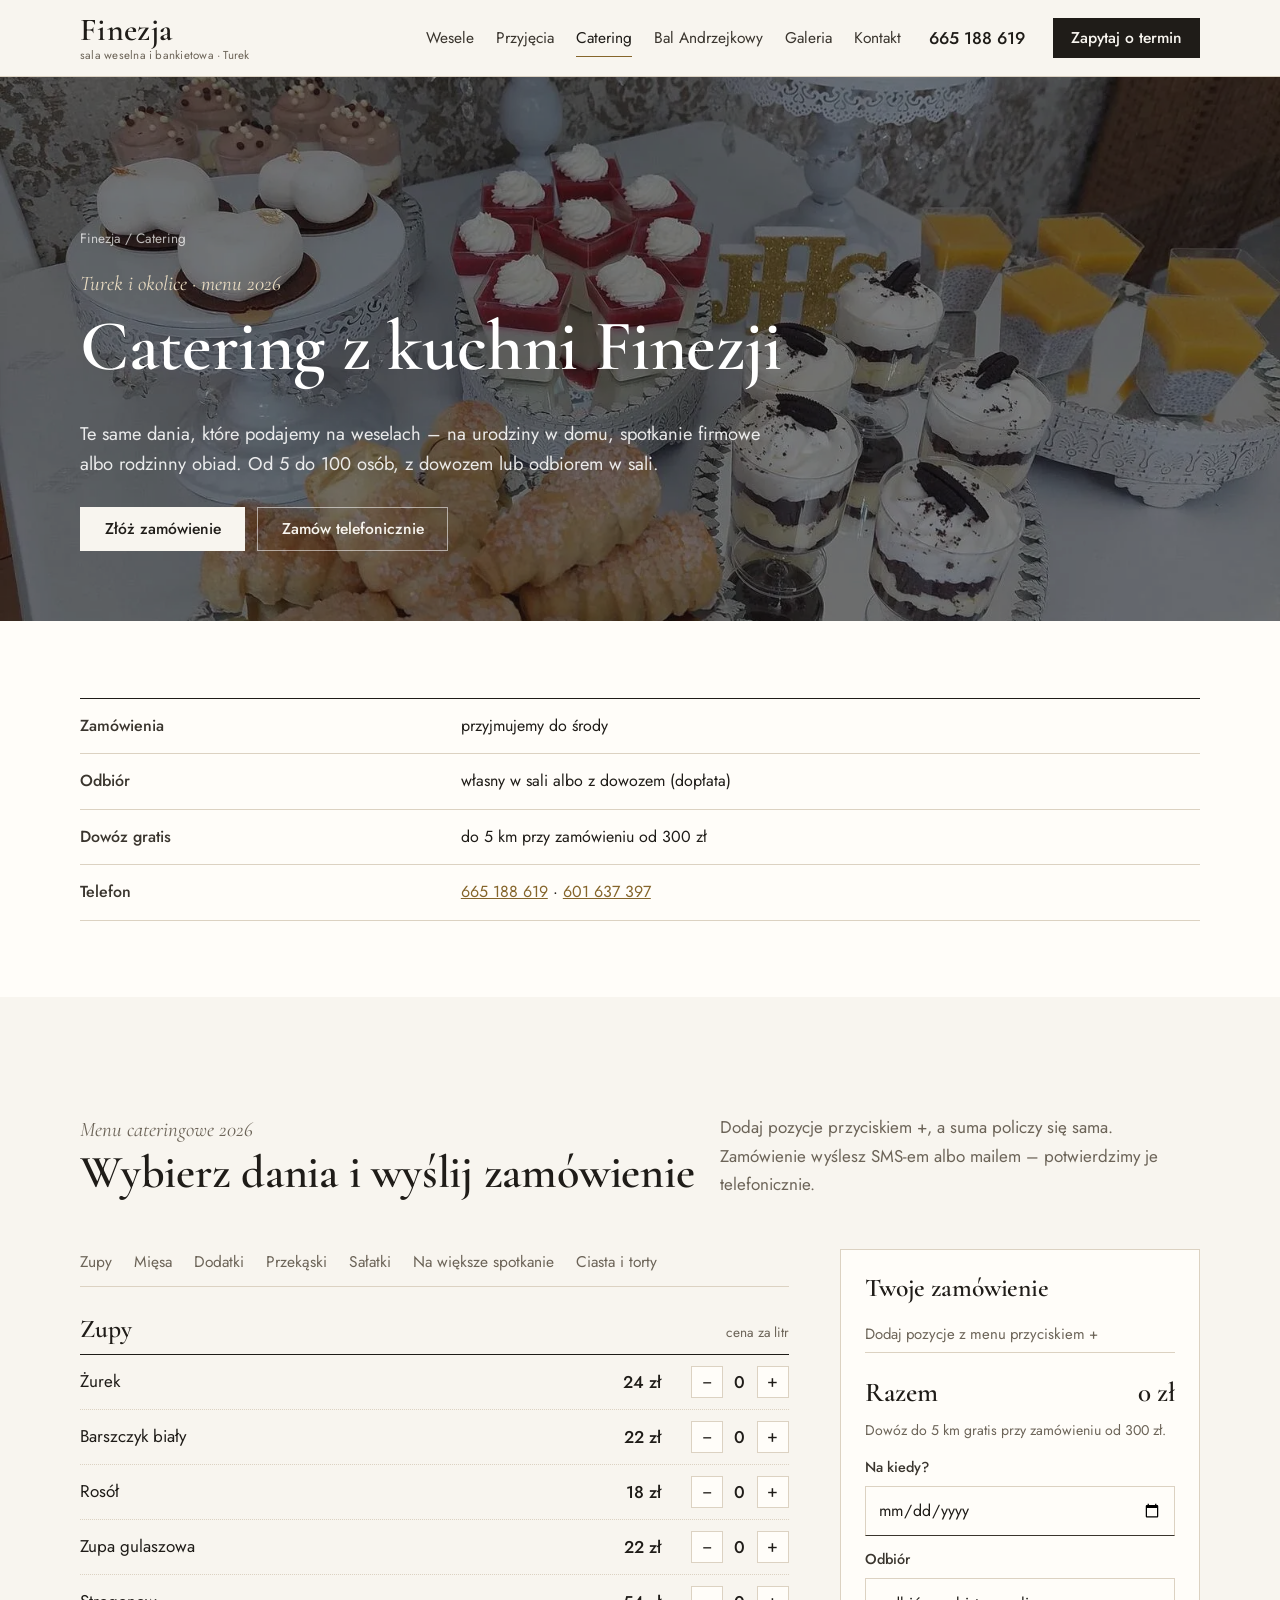
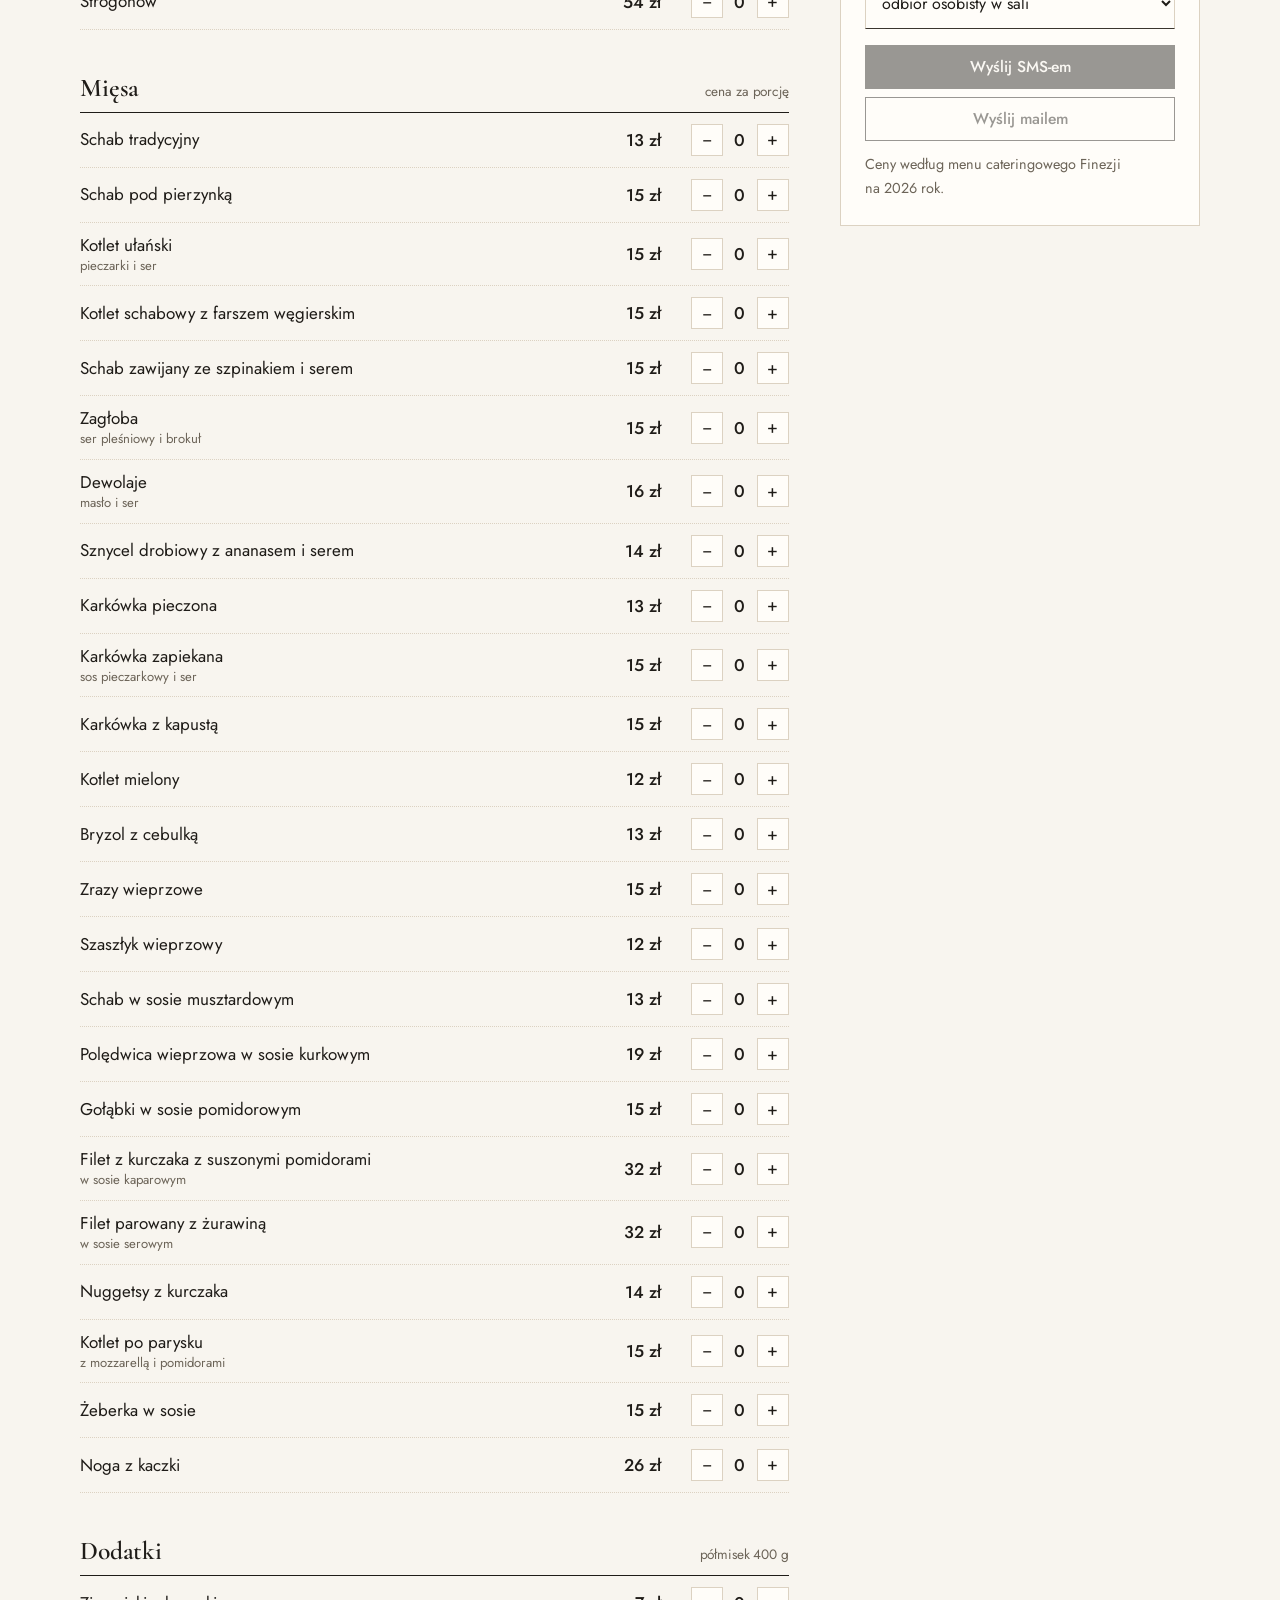
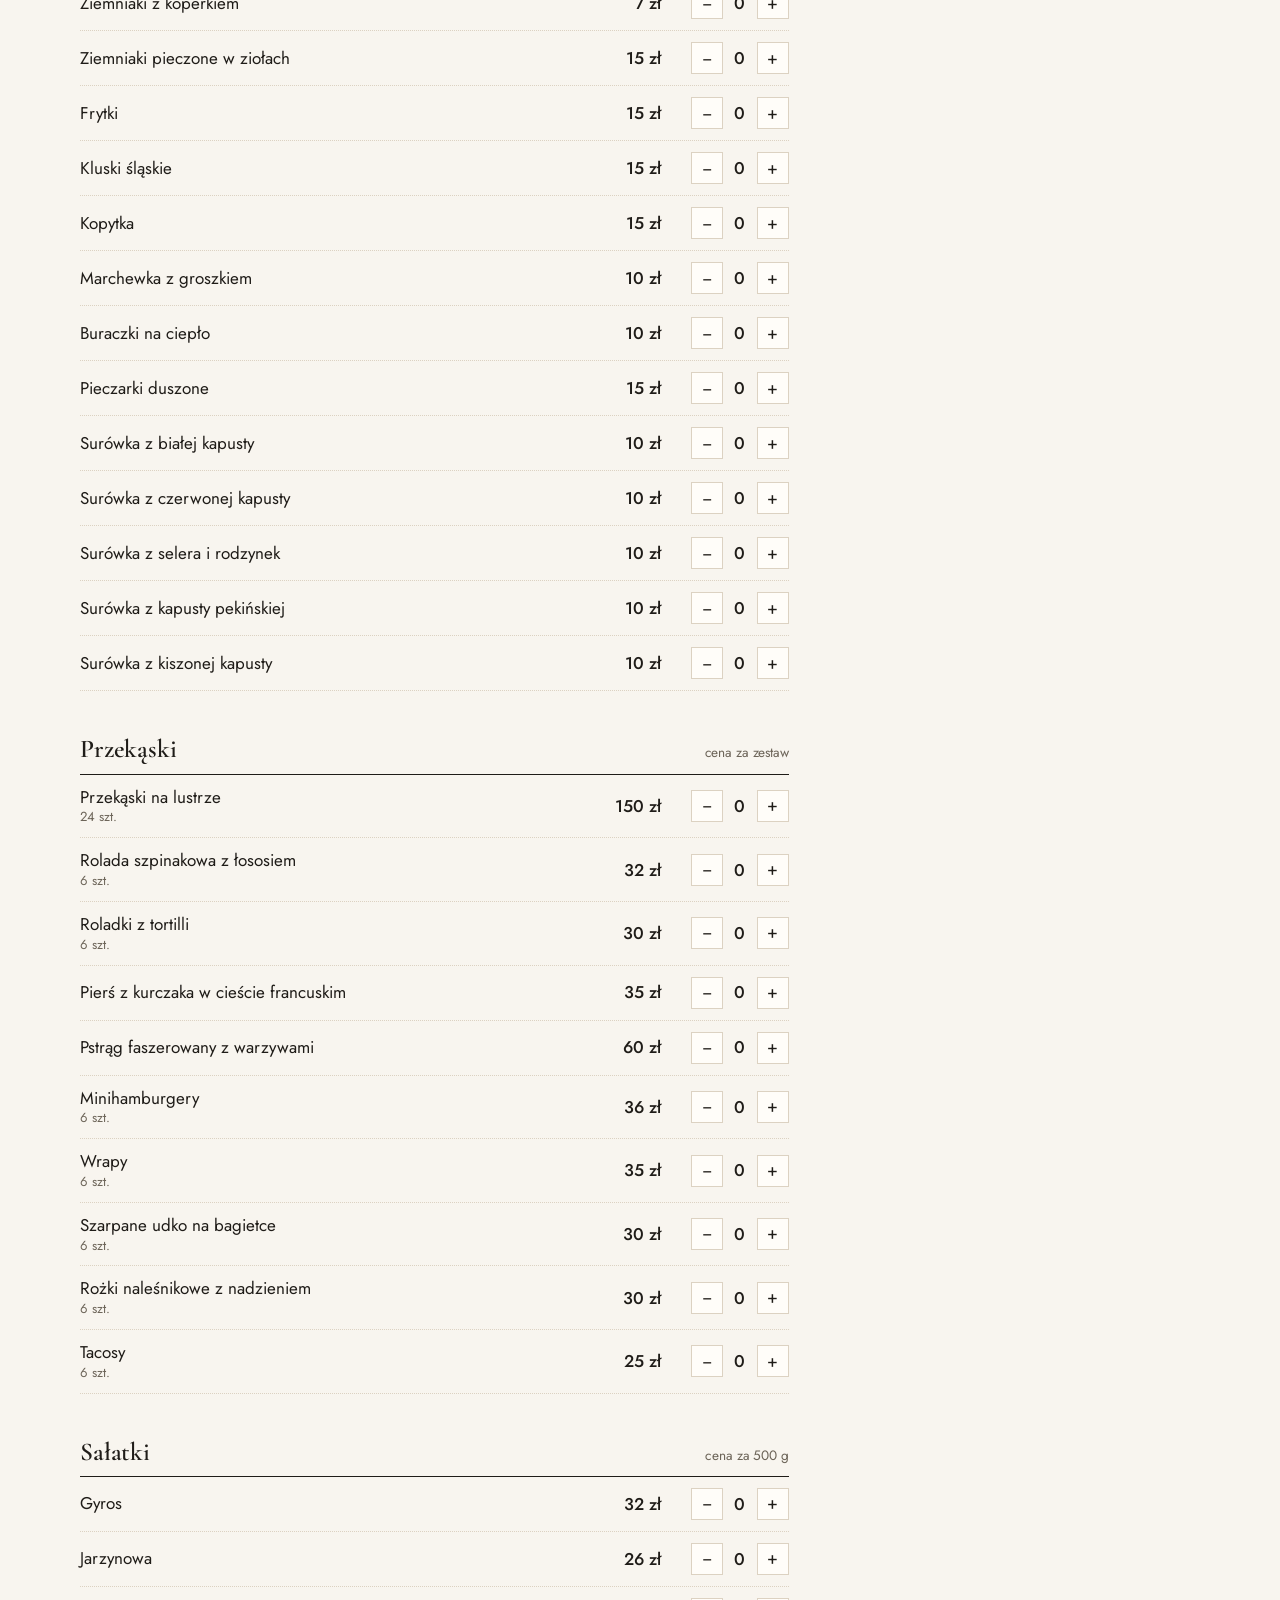
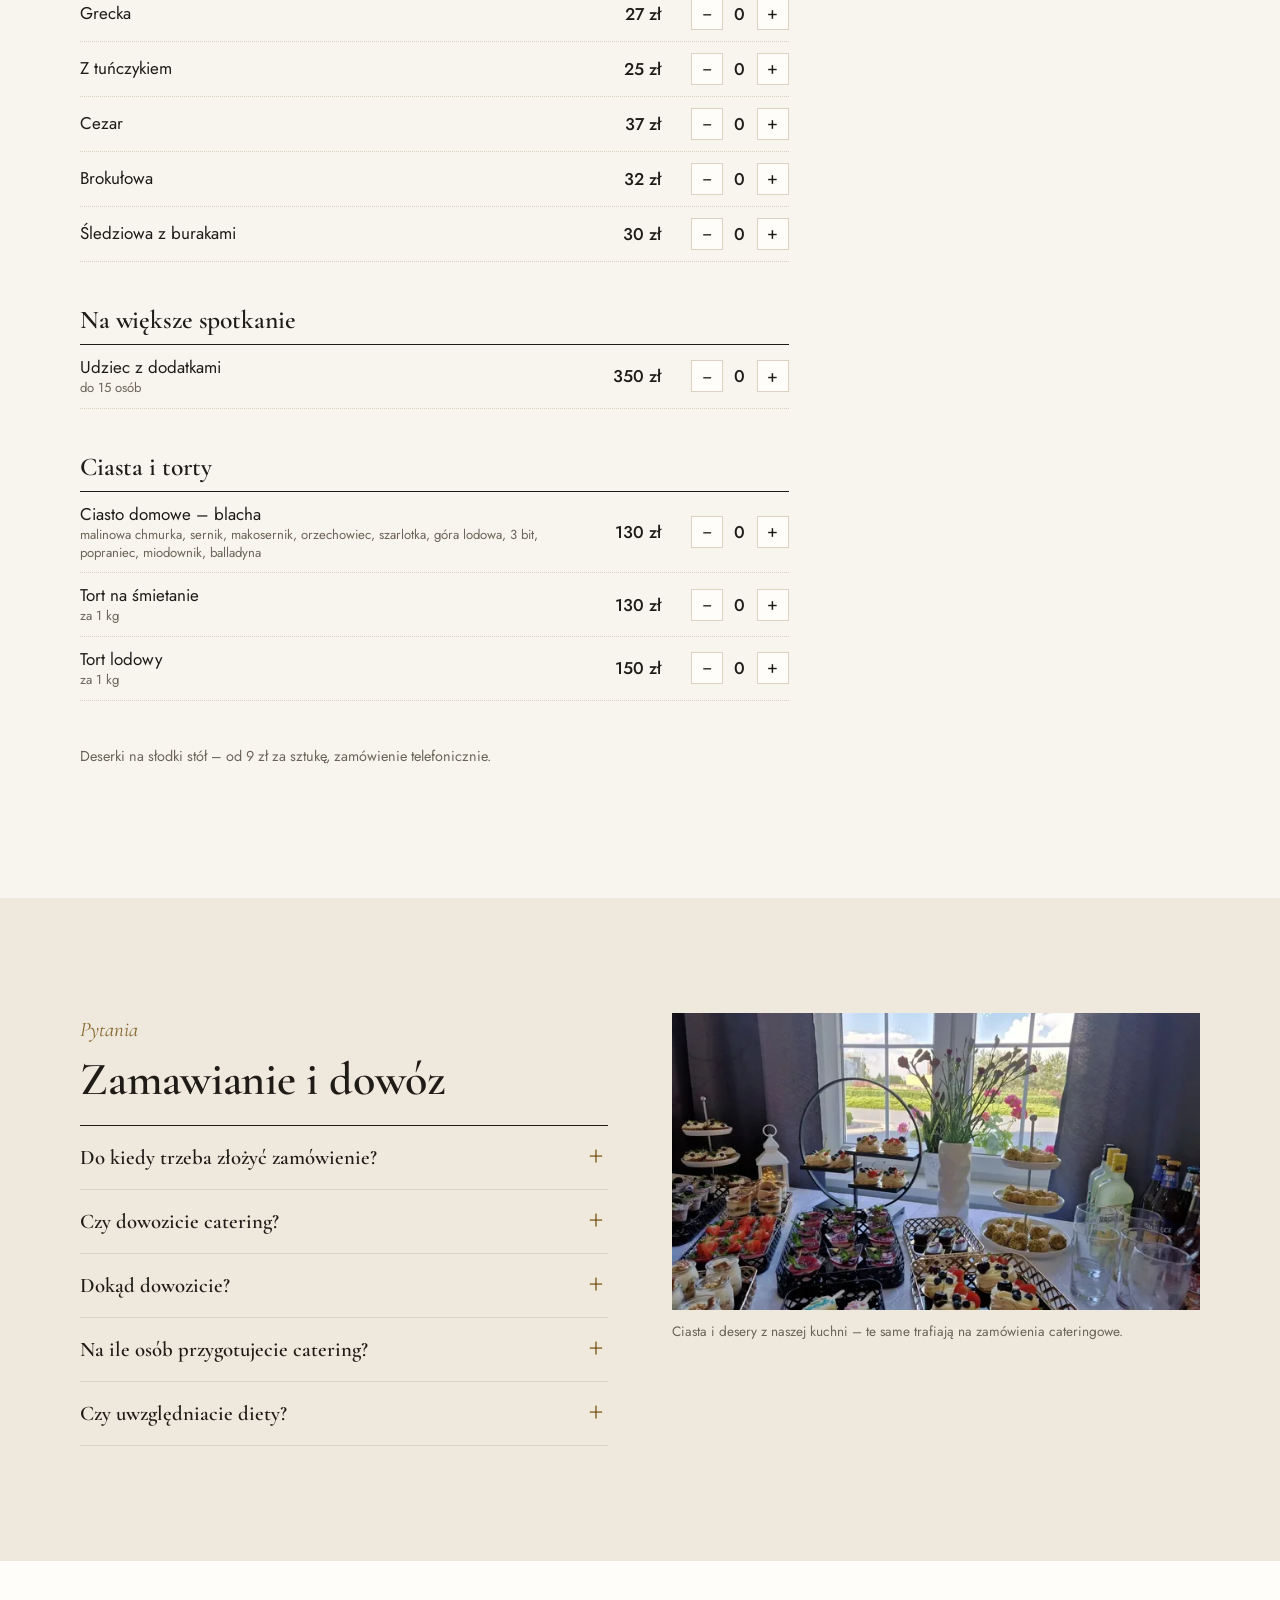
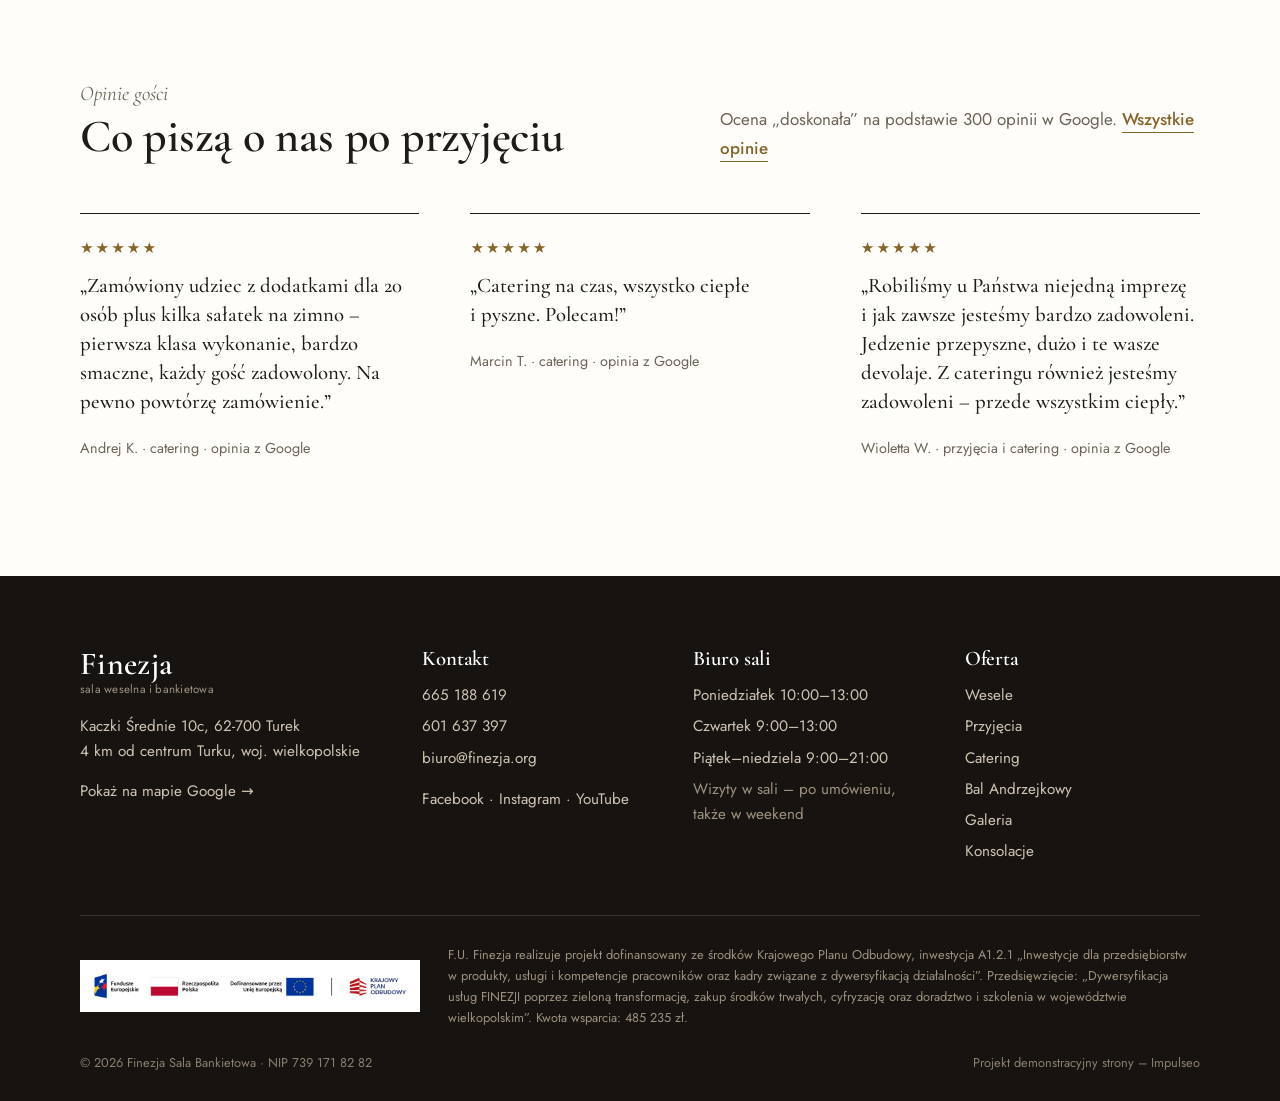
<file: catering/index.html>
<!doctype html>
<html lang="pl">
<head>
<meta charset="utf-8">
<meta name="viewport" content="width=device-width,initial-scale=1">
<title>Catering Turek – menu 2026 z cenami, dowóz i odbiór | Finezja</title>
<meta name="description" content="Catering z kuchni sali Finezja pod Turkiem: zupy, mięsa, sałatki, przekąski, ciasta i torty. Menu 2026 z cenami, zamówienie online, dowóz do 5 km gratis od 300 zł.">
<link rel="canonical" href="https://impulseo-pl.github.io/finezja/catering/">
<meta property="og:type" content="website"><meta property="og:locale" content="pl_PL">
<meta property="og:title" content="Catering Turek – menu 2026 z cenami, dowóz i odbiór | Finezja"><meta property="og:description" content="Catering z kuchni sali Finezja pod Turkiem: zupy, mięsa, sałatki, przekąski, ciasta i torty. Menu 2026 z cenami, zamówienie online, dowóz do 5 km gratis od 300 zł.">
<meta property="og:url" content="https://impulseo-pl.github.io/finezja/catering/"><meta property="og:image" content="https://impulseo-pl.github.io/finezja/img/og.jpg">
<meta name="theme-color" content="#161310">
<link rel="icon" href="../favicon.svg" type="image/svg+xml">
<link rel="preconnect" href="https://fonts.googleapis.com"><link rel="preconnect" href="https://fonts.gstatic.com" crossorigin>
<link href="https://fonts.googleapis.com/css2?family=Cormorant+Garamond:ital,wght@0,500;0,600;1,500&family=Jost:wght@400;500&display=swap" rel="stylesheet">
<link rel="preload" as="image" imagesrcset="../img/slodki-babeczki-640.webp 640w, ../img/slodki-babeczki-1100.webp 1100w, ../img/slodki-babeczki-1600.webp 1600w" imagesizes="100vw">
<link rel="stylesheet" href="../assets/styles.css">
<script type="application/ld+json">{"@context": "https://schema.org", "@type": ["EventVenue", "Restaurant"], "@id": "https://impulseo-pl.github.io/finezja/#finezja", "name": "Finezja – sala weselna i bankietowa", "description": "Sala weselna i bankietowa dla 60–160 gości w Kaczkach Średnich, 4 km od Turku. Własna kuchnia, catering, noclegi, bezpłatny parking. Od 2010 roku.", "url": "https://impulseo-pl.github.io/finezja/", "image": "https://impulseo-pl.github.io/finezja/img/og.jpg", "telephone": "+48665188619", "email": "biuro@finezja.org", "address": {"@type": "PostalAddress", "streetAddress": "Kaczki Średnie 10c", "postalCode": "62-700", "addressLocality": "Turek", "addressRegion": "wielkopolskie", "addressCountry": "PL"}, "geo": {"@type": "GeoCoordinates", "latitude": 51.9715, "longitude": 18.521}, "maximumAttendeeCapacity": 160, "servesCuisine": "polska", "priceRange": "330–380 zł/os. (menu weselne 2026)", "vatID": "7391718282", "openingHoursSpecification": [{"@type": "OpeningHoursSpecification", "dayOfWeek": "Monday", "opens": "10:00", "closes": "13:00"}, {"@type": "OpeningHoursSpecification", "dayOfWeek": "Thursday", "opens": "09:00", "closes": "13:00"}, {"@type": "OpeningHoursSpecification", "dayOfWeek": ["Friday", "Saturday", "Sunday"], "opens": "09:00", "closes": "21:00"}], "sameAs": ["https://www.facebook.com/Finezja.sala.bankietowa", "https://www.instagram.com/sala.bankietowa.finezja/"], "amenityFeature": [{"@type": "LocationFeatureSpecification", "name": "Bezpłatny parking", "value": true}, {"@type": "LocationFeatureSpecification", "name": "Klimatyzacja", "value": true}, {"@type": "LocationFeatureSpecification", "name": "Noclegi", "value": true}, {"@type": "LocationFeatureSpecification", "name": "Własna kuchnia", "value": true}, {"@type": "LocationFeatureSpecification", "name": "Fotobudka", "value": true}, {"@type": "LocationFeatureSpecification", "name": "Kamera 360", "value": true}]}</script><script type="application/ld+json">{"@context": "https://schema.org", "@type": "FAQPage", "mainEntity": [{"@type": "Question", "name": "Do kiedy trzeba złożyć zamówienie?", "acceptedAnswer": {"@type": "Answer", "text": "Zamówienia przyjmujemy do środy. Świąteczne – na Wigilię i Wielkanoc – warto składać z kilkutygodniowym wyprzedzeniem."}}, {"@type": "Question", "name": "Czy dowozicie catering?", "acceptedAnswer": {"@type": "Answer", "text": "Tak, z dopłatą za dowóz. Do 5 km dowozimy gratis przy zamówieniu od 300 zł. Możesz też odebrać zamówienie osobiście w sali."}}, {"@type": "Question", "name": "Dokąd dowozicie?", "acceptedAnswer": {"@type": "Answer", "text": "Turek i okolice, m.in. Brudzew, Tuliszków, Dobra, Malanów, Kawęczyn, Przykona, Uniejów, Koło i Konin. Przy większych zamówieniach dowozimy też dalej."}}, {"@type": "Question", "name": "Na ile osób przygotujecie catering?", "acceptedAnswer": {"@type": "Answer", "text": "Od 5 do 100 osób. Przy większych przyjęciach pomożemy dobrać ilości do liczby gości."}}, {"@type": "Question", "name": "Czy uwzględniacie diety?", "acceptedAnswer": {"@type": "Answer", "text": "Tak – dania wegetariańskie i bez alergenów przygotujemy po wcześniejszym uzgodnieniu."}}]}</script>
</head>
<body>
<a class="skip" href="#tresc">Przejdź do&nbsp;treści</a>
<header class="top"><div class="wrap">
<a class="brand" href="../" aria-label="Finezja – strona główna"><b>Finezja</b><span>sala weselna i&nbsp;bankietowa · Turek</span></a>
<nav class="nav" aria-label="Menu główne"><a href="../wesele/">Wesele</a><a href="../przyjecia/">Przyjęcia</a><a href="../catering/" aria-current=page>Catering</a><a href="../bal-andrzejkowy/">Bal Andrzejkowy</a><a href="../galeria/">Galeria</a><a href="../kontakt/">Kontakt</a></nav>
<a class="tel" href="tel:+48665188619">665 188 619</a>
<a class="btn" href="../kontakt/#zapytanie">Zapytaj o&nbsp;termin</a>
<button class="burger" aria-label="Menu" aria-expanded="false"><i></i><i></i><i></i></button>
</div></header>
<main id="tresc">
<section class="phead"><img src="../img/slodki-babeczki-1100.webp" srcset="../img/slodki-babeczki-640.webp 640w, ../img/slodki-babeczki-1100.webp 1100w, ../img/slodki-babeczki-1600.webp 1600w" sizes="100vw" width="1100" height="825" alt="" fetchpriority="high">
<div class="wrap"><div class="crumbs"><a href="../">Finezja</a> / Catering</div>
<p class="kicker">Turek i&nbsp;okolice · menu 2026</p><h1>Catering z&nbsp;kuchni Finezji</h1><p class="lead">Te same dania, które podajemy na&nbsp;weselach – na&nbsp;urodziny w&nbsp;domu, spotkanie firmowe albo rodzinny obiad. Od 5 do&nbsp;100 osób, z&nbsp;dowozem lub odbiorem w&nbsp;sali.</p><div class="actions"><a class="btn light" href="#catering">Złóż zamówienie</a><a class="btn line-light" href="tel:+48665188619">Zamów telefonicznie</a></div></div></section>
<section class="tight white"><div class="wrap">
<table class="spec"><tr><th>Zamówienia</th><td>przyjmujemy do&nbsp;środy</td></tr>
<tr><th>Odbiór</th><td>własny w&nbsp;sali albo z&nbsp;dowozem (dopłata)</td></tr>
<tr><th>Dowóz gratis</th><td>do 5 km przy zamówieniu od&nbsp;300 zł</td></tr>
<tr><th>Telefon</th><td><a href="tel:+48665188619">665 188 619</a> · <a href="tel:+48601637397">601 637 397</a></td></tr></table>
</div></section>

<section id="catering" style="scroll-margin-top:76px"><div class="wrap">
<div class="sec-head"><div><p class="kicker">Menu cateringowe 2026</p><h2>Wybierz dania i&nbsp;wyślij zamówienie</h2></div><p>Dodaj pozycje przyciskiem +, a&nbsp;suma policzy się sama. Zamówienie wyślesz SMS-em albo mailem – potwierdzimy je telefonicznie.</p></div>
<div class="cat-layout">
<div><nav class="cat-nav" aria-label="Kategorie menu"><a href="#zupy">Zupy</a><a href="#miesa">Mięsa</a><a href="#dodatki">Dodatki</a><a href="#przekaski">Przekąski</a><a href="#salatki">Sałatki</a><a href="#udziec">Na większe spotkanie</a><a href="#ciasta">Ciasta i&nbsp;torty</a></nav><div class="menu-group" id="zupy"><h3>Zupy<small>cena za&nbsp;litr</small></h3><div class="item" data-id="m1" data-n="Żurek" data-p="24" data-u="l"><div class="n">Żurek</div><div class="p">24 zł</div><div class="qty"><button type="button" data-d="-" aria-label="Mniej: Żurek">−</button><span>0</span><button type="button" data-d="+" aria-label="Więcej: Żurek">+</button></div></div><div class="item" data-id="m2" data-n="Barszczyk biały" data-p="22" data-u="l"><div class="n">Barszczyk biały</div><div class="p">22 zł</div><div class="qty"><button type="button" data-d="-" aria-label="Mniej: Barszczyk biały">−</button><span>0</span><button type="button" data-d="+" aria-label="Więcej: Barszczyk biały">+</button></div></div><div class="item" data-id="m3" data-n="Rosół" data-p="18" data-u="l"><div class="n">Rosół</div><div class="p">18 zł</div><div class="qty"><button type="button" data-d="-" aria-label="Mniej: Rosół">−</button><span>0</span><button type="button" data-d="+" aria-label="Więcej: Rosół">+</button></div></div><div class="item" data-id="m4" data-n="Zupa gulaszowa" data-p="22" data-u="l"><div class="n">Zupa gulaszowa</div><div class="p">22 zł</div><div class="qty"><button type="button" data-d="-" aria-label="Mniej: Zupa gulaszowa">−</button><span>0</span><button type="button" data-d="+" aria-label="Więcej: Zupa gulaszowa">+</button></div></div><div class="item" data-id="m5" data-n="Strogonow" data-p="54" data-u="l"><div class="n">Strogonow</div><div class="p">54 zł</div><div class="qty"><button type="button" data-d="-" aria-label="Mniej: Strogonow">−</button><span>0</span><button type="button" data-d="+" aria-label="Więcej: Strogonow">+</button></div></div></div><div class="menu-group" id="miesa"><h3>Mięsa<small>cena za&nbsp;porcję</small></h3><div class="item" data-id="m6" data-n="Schab tradycyjny" data-p="13" data-u="porcja"><div class="n">Schab tradycyjny</div><div class="p">13 zł</div><div class="qty"><button type="button" data-d="-" aria-label="Mniej: Schab tradycyjny">−</button><span>0</span><button type="button" data-d="+" aria-label="Więcej: Schab tradycyjny">+</button></div></div><div class="item" data-id="m7" data-n="Schab pod pierzynką" data-p="15" data-u="porcja"><div class="n">Schab pod pierzynką</div><div class="p">15 zł</div><div class="qty"><button type="button" data-d="-" aria-label="Mniej: Schab pod pierzynką">−</button><span>0</span><button type="button" data-d="+" aria-label="Więcej: Schab pod pierzynką">+</button></div></div><div class="item" data-id="m8" data-n="Kotlet ułański" data-p="15" data-u="porcja"><div class="n">Kotlet ułański<small>pieczarki i&nbsp;ser</small></div><div class="p">15 zł</div><div class="qty"><button type="button" data-d="-" aria-label="Mniej: Kotlet ułański">−</button><span>0</span><button type="button" data-d="+" aria-label="Więcej: Kotlet ułański">+</button></div></div><div class="item" data-id="m9" data-n="Kotlet schabowy z farszem węgierskim" data-p="15" data-u="porcja"><div class="n">Kotlet schabowy z&nbsp;farszem węgierskim</div><div class="p">15 zł</div><div class="qty"><button type="button" data-d="-" aria-label="Mniej: Kotlet schabowy z farszem węgierskim">−</button><span>0</span><button type="button" data-d="+" aria-label="Więcej: Kotlet schabowy z farszem węgierskim">+</button></div></div><div class="item" data-id="m10" data-n="Schab zawijany ze szpinakiem i serem" data-p="15" data-u="porcja"><div class="n">Schab zawijany ze&nbsp;szpinakiem i&nbsp;serem</div><div class="p">15 zł</div><div class="qty"><button type="button" data-d="-" aria-label="Mniej: Schab zawijany ze szpinakiem i serem">−</button><span>0</span><button type="button" data-d="+" aria-label="Więcej: Schab zawijany ze szpinakiem i serem">+</button></div></div><div class="item" data-id="m11" data-n="Zagłoba" data-p="15" data-u="porcja"><div class="n">Zagłoba<small>ser pleśniowy i&nbsp;brokuł</small></div><div class="p">15 zł</div><div class="qty"><button type="button" data-d="-" aria-label="Mniej: Zagłoba">−</button><span>0</span><button type="button" data-d="+" aria-label="Więcej: Zagłoba">+</button></div></div><div class="item" data-id="m12" data-n="Dewolaje" data-p="16" data-u="porcja"><div class="n">Dewolaje<small>masło i&nbsp;ser</small></div><div class="p">16 zł</div><div class="qty"><button type="button" data-d="-" aria-label="Mniej: Dewolaje">−</button><span>0</span><button type="button" data-d="+" aria-label="Więcej: Dewolaje">+</button></div></div><div class="item" data-id="m13" data-n="Sznycel drobiowy z ananasem i serem" data-p="14" data-u="porcja"><div class="n">Sznycel drobiowy z&nbsp;ananasem i&nbsp;serem</div><div class="p">14 zł</div><div class="qty"><button type="button" data-d="-" aria-label="Mniej: Sznycel drobiowy z ananasem i serem">−</button><span>0</span><button type="button" data-d="+" aria-label="Więcej: Sznycel drobiowy z ananasem i serem">+</button></div></div><div class="item" data-id="m14" data-n="Karkówka pieczona" data-p="13" data-u="porcja"><div class="n">Karkówka pieczona</div><div class="p">13 zł</div><div class="qty"><button type="button" data-d="-" aria-label="Mniej: Karkówka pieczona">−</button><span>0</span><button type="button" data-d="+" aria-label="Więcej: Karkówka pieczona">+</button></div></div><div class="item" data-id="m15" data-n="Karkówka zapiekana" data-p="15" data-u="porcja"><div class="n">Karkówka zapiekana<small>sos pieczarkowy i&nbsp;ser</small></div><div class="p">15 zł</div><div class="qty"><button type="button" data-d="-" aria-label="Mniej: Karkówka zapiekana">−</button><span>0</span><button type="button" data-d="+" aria-label="Więcej: Karkówka zapiekana">+</button></div></div><div class="item" data-id="m16" data-n="Karkówka z kapustą" data-p="15" data-u="porcja"><div class="n">Karkówka z&nbsp;kapustą</div><div class="p">15 zł</div><div class="qty"><button type="button" data-d="-" aria-label="Mniej: Karkówka z kapustą">−</button><span>0</span><button type="button" data-d="+" aria-label="Więcej: Karkówka z kapustą">+</button></div></div><div class="item" data-id="m17" data-n="Kotlet mielony" data-p="12" data-u="porcja"><div class="n">Kotlet mielony</div><div class="p">12 zł</div><div class="qty"><button type="button" data-d="-" aria-label="Mniej: Kotlet mielony">−</button><span>0</span><button type="button" data-d="+" aria-label="Więcej: Kotlet mielony">+</button></div></div><div class="item" data-id="m18" data-n="Bryzol z cebulką" data-p="13" data-u="porcja"><div class="n">Bryzol z&nbsp;cebulką</div><div class="p">13 zł</div><div class="qty"><button type="button" data-d="-" aria-label="Mniej: Bryzol z cebulką">−</button><span>0</span><button type="button" data-d="+" aria-label="Więcej: Bryzol z cebulką">+</button></div></div><div class="item" data-id="m19" data-n="Zrazy wieprzowe" data-p="15" data-u="porcja"><div class="n">Zrazy wieprzowe</div><div class="p">15 zł</div><div class="qty"><button type="button" data-d="-" aria-label="Mniej: Zrazy wieprzowe">−</button><span>0</span><button type="button" data-d="+" aria-label="Więcej: Zrazy wieprzowe">+</button></div></div><div class="item" data-id="m20" data-n="Szaszłyk wieprzowy" data-p="12" data-u="porcja"><div class="n">Szaszłyk wieprzowy</div><div class="p">12 zł</div><div class="qty"><button type="button" data-d="-" aria-label="Mniej: Szaszłyk wieprzowy">−</button><span>0</span><button type="button" data-d="+" aria-label="Więcej: Szaszłyk wieprzowy">+</button></div></div><div class="item" data-id="m21" data-n="Schab w sosie musztardowym" data-p="13" data-u="porcja"><div class="n">Schab w&nbsp;sosie musztardowym</div><div class="p">13 zł</div><div class="qty"><button type="button" data-d="-" aria-label="Mniej: Schab w sosie musztardowym">−</button><span>0</span><button type="button" data-d="+" aria-label="Więcej: Schab w sosie musztardowym">+</button></div></div><div class="item" data-id="m22" data-n="Polędwica wieprzowa w sosie kurkowym" data-p="19" data-u="porcja"><div class="n">Polędwica wieprzowa w&nbsp;sosie kurkowym</div><div class="p">19 zł</div><div class="qty"><button type="button" data-d="-" aria-label="Mniej: Polędwica wieprzowa w sosie kurkowym">−</button><span>0</span><button type="button" data-d="+" aria-label="Więcej: Polędwica wieprzowa w sosie kurkowym">+</button></div></div><div class="item" data-id="m23" data-n="Gołąbki w sosie pomidorowym" data-p="15" data-u="porcja"><div class="n">Gołąbki w&nbsp;sosie pomidorowym</div><div class="p">15 zł</div><div class="qty"><button type="button" data-d="-" aria-label="Mniej: Gołąbki w sosie pomidorowym">−</button><span>0</span><button type="button" data-d="+" aria-label="Więcej: Gołąbki w sosie pomidorowym">+</button></div></div><div class="item" data-id="m24" data-n="Filet z kurczaka z suszonymi pomidorami" data-p="32" data-u="porcja"><div class="n">Filet z&nbsp;kurczaka z&nbsp;suszonymi pomidorami<small>w sosie kaparowym</small></div><div class="p">32 zł</div><div class="qty"><button type="button" data-d="-" aria-label="Mniej: Filet z kurczaka z suszonymi pomidorami">−</button><span>0</span><button type="button" data-d="+" aria-label="Więcej: Filet z kurczaka z suszonymi pomidorami">+</button></div></div><div class="item" data-id="m25" data-n="Filet parowany z żurawiną" data-p="32" data-u="porcja"><div class="n">Filet parowany z&nbsp;żurawiną<small>w sosie serowym</small></div><div class="p">32 zł</div><div class="qty"><button type="button" data-d="-" aria-label="Mniej: Filet parowany z żurawiną">−</button><span>0</span><button type="button" data-d="+" aria-label="Więcej: Filet parowany z żurawiną">+</button></div></div><div class="item" data-id="m26" data-n="Nuggetsy z kurczaka" data-p="14" data-u="porcja"><div class="n">Nuggetsy z&nbsp;kurczaka</div><div class="p">14 zł</div><div class="qty"><button type="button" data-d="-" aria-label="Mniej: Nuggetsy z kurczaka">−</button><span>0</span><button type="button" data-d="+" aria-label="Więcej: Nuggetsy z kurczaka">+</button></div></div><div class="item" data-id="m27" data-n="Kotlet po parysku" data-p="15" data-u="porcja"><div class="n">Kotlet po&nbsp;parysku<small>z mozzarellą i&nbsp;pomidorami</small></div><div class="p">15 zł</div><div class="qty"><button type="button" data-d="-" aria-label="Mniej: Kotlet po parysku">−</button><span>0</span><button type="button" data-d="+" aria-label="Więcej: Kotlet po parysku">+</button></div></div><div class="item" data-id="m28" data-n="Żeberka w sosie" data-p="15" data-u="porcja"><div class="n">Żeberka w&nbsp;sosie</div><div class="p">15 zł</div><div class="qty"><button type="button" data-d="-" aria-label="Mniej: Żeberka w sosie">−</button><span>0</span><button type="button" data-d="+" aria-label="Więcej: Żeberka w sosie">+</button></div></div><div class="item" data-id="m29" data-n="Noga z kaczki" data-p="26" data-u="porcja"><div class="n">Noga z&nbsp;kaczki</div><div class="p">26 zł</div><div class="qty"><button type="button" data-d="-" aria-label="Mniej: Noga z kaczki">−</button><span>0</span><button type="button" data-d="+" aria-label="Więcej: Noga z kaczki">+</button></div></div></div><div class="menu-group" id="dodatki"><h3>Dodatki<small>półmisek 400 g</small></h3><div class="item" data-id="m30" data-n="Ziemniaki z koperkiem" data-p="7" data-u="półmisek"><div class="n">Ziemniaki z&nbsp;koperkiem</div><div class="p">7 zł</div><div class="qty"><button type="button" data-d="-" aria-label="Mniej: Ziemniaki z koperkiem">−</button><span>0</span><button type="button" data-d="+" aria-label="Więcej: Ziemniaki z koperkiem">+</button></div></div><div class="item" data-id="m31" data-n="Ziemniaki pieczone w ziołach" data-p="15" data-u="półmisek"><div class="n">Ziemniaki pieczone w&nbsp;ziołach</div><div class="p">15 zł</div><div class="qty"><button type="button" data-d="-" aria-label="Mniej: Ziemniaki pieczone w ziołach">−</button><span>0</span><button type="button" data-d="+" aria-label="Więcej: Ziemniaki pieczone w ziołach">+</button></div></div><div class="item" data-id="m32" data-n="Frytki" data-p="15" data-u="półmisek"><div class="n">Frytki</div><div class="p">15 zł</div><div class="qty"><button type="button" data-d="-" aria-label="Mniej: Frytki">−</button><span>0</span><button type="button" data-d="+" aria-label="Więcej: Frytki">+</button></div></div><div class="item" data-id="m33" data-n="Kluski śląskie" data-p="15" data-u="półmisek"><div class="n">Kluski śląskie</div><div class="p">15 zł</div><div class="qty"><button type="button" data-d="-" aria-label="Mniej: Kluski śląskie">−</button><span>0</span><button type="button" data-d="+" aria-label="Więcej: Kluski śląskie">+</button></div></div><div class="item" data-id="m34" data-n="Kopytka" data-p="15" data-u="półmisek"><div class="n">Kopytka</div><div class="p">15 zł</div><div class="qty"><button type="button" data-d="-" aria-label="Mniej: Kopytka">−</button><span>0</span><button type="button" data-d="+" aria-label="Więcej: Kopytka">+</button></div></div><div class="item" data-id="m35" data-n="Marchewka z groszkiem" data-p="10" data-u="półmisek"><div class="n">Marchewka z&nbsp;groszkiem</div><div class="p">10 zł</div><div class="qty"><button type="button" data-d="-" aria-label="Mniej: Marchewka z groszkiem">−</button><span>0</span><button type="button" data-d="+" aria-label="Więcej: Marchewka z groszkiem">+</button></div></div><div class="item" data-id="m36" data-n="Buraczki na ciepło" data-p="10" data-u="półmisek"><div class="n">Buraczki na&nbsp;ciepło</div><div class="p">10 zł</div><div class="qty"><button type="button" data-d="-" aria-label="Mniej: Buraczki na ciepło">−</button><span>0</span><button type="button" data-d="+" aria-label="Więcej: Buraczki na ciepło">+</button></div></div><div class="item" data-id="m37" data-n="Pieczarki duszone" data-p="15" data-u="półmisek"><div class="n">Pieczarki duszone</div><div class="p">15 zł</div><div class="qty"><button type="button" data-d="-" aria-label="Mniej: Pieczarki duszone">−</button><span>0</span><button type="button" data-d="+" aria-label="Więcej: Pieczarki duszone">+</button></div></div><div class="item" data-id="m38" data-n="Surówka z białej kapusty" data-p="10" data-u="półmisek"><div class="n">Surówka z&nbsp;białej kapusty</div><div class="p">10 zł</div><div class="qty"><button type="button" data-d="-" aria-label="Mniej: Surówka z białej kapusty">−</button><span>0</span><button type="button" data-d="+" aria-label="Więcej: Surówka z białej kapusty">+</button></div></div><div class="item" data-id="m39" data-n="Surówka z czerwonej kapusty" data-p="10" data-u="półmisek"><div class="n">Surówka z&nbsp;czerwonej kapusty</div><div class="p">10 zł</div><div class="qty"><button type="button" data-d="-" aria-label="Mniej: Surówka z czerwonej kapusty">−</button><span>0</span><button type="button" data-d="+" aria-label="Więcej: Surówka z czerwonej kapusty">+</button></div></div><div class="item" data-id="m40" data-n="Surówka z selera i rodzynek" data-p="10" data-u="półmisek"><div class="n">Surówka z&nbsp;selera i&nbsp;rodzynek</div><div class="p">10 zł</div><div class="qty"><button type="button" data-d="-" aria-label="Mniej: Surówka z selera i rodzynek">−</button><span>0</span><button type="button" data-d="+" aria-label="Więcej: Surówka z selera i rodzynek">+</button></div></div><div class="item" data-id="m41" data-n="Surówka z kapusty pekińskiej" data-p="10" data-u="półmisek"><div class="n">Surówka z&nbsp;kapusty pekińskiej</div><div class="p">10 zł</div><div class="qty"><button type="button" data-d="-" aria-label="Mniej: Surówka z kapusty pekińskiej">−</button><span>0</span><button type="button" data-d="+" aria-label="Więcej: Surówka z kapusty pekińskiej">+</button></div></div><div class="item" data-id="m42" data-n="Surówka z kiszonej kapusty" data-p="10" data-u="półmisek"><div class="n">Surówka z&nbsp;kiszonej kapusty</div><div class="p">10 zł</div><div class="qty"><button type="button" data-d="-" aria-label="Mniej: Surówka z kiszonej kapusty">−</button><span>0</span><button type="button" data-d="+" aria-label="Więcej: Surówka z kiszonej kapusty">+</button></div></div></div><div class="menu-group" id="przekaski"><h3>Przekąski<small>cena za&nbsp;zestaw</small></h3><div class="item" data-id="m43" data-n="Przekąski na lustrze" data-p="150" data-u="24 szt."><div class="n">Przekąski na&nbsp;lustrze<small>24 szt.</small></div><div class="p">150 zł</div><div class="qty"><button type="button" data-d="-" aria-label="Mniej: Przekąski na lustrze">−</button><span>0</span><button type="button" data-d="+" aria-label="Więcej: Przekąski na lustrze">+</button></div></div><div class="item" data-id="m44" data-n="Rolada szpinakowa z łososiem" data-p="32" data-u="6 szt."><div class="n">Rolada szpinakowa z&nbsp;łososiem<small>6 szt.</small></div><div class="p">32 zł</div><div class="qty"><button type="button" data-d="-" aria-label="Mniej: Rolada szpinakowa z łososiem">−</button><span>0</span><button type="button" data-d="+" aria-label="Więcej: Rolada szpinakowa z łososiem">+</button></div></div><div class="item" data-id="m45" data-n="Roladki z tortilli" data-p="30" data-u="6 szt."><div class="n">Roladki z&nbsp;tortilli<small>6 szt.</small></div><div class="p">30 zł</div><div class="qty"><button type="button" data-d="-" aria-label="Mniej: Roladki z tortilli">−</button><span>0</span><button type="button" data-d="+" aria-label="Więcej: Roladki z tortilli">+</button></div></div><div class="item" data-id="m46" data-n="Pierś z kurczaka w cieście francuskim" data-p="35" data-u="zestaw"><div class="n">Pierś z&nbsp;kurczaka w&nbsp;cieście francuskim</div><div class="p">35 zł</div><div class="qty"><button type="button" data-d="-" aria-label="Mniej: Pierś z kurczaka w cieście francuskim">−</button><span>0</span><button type="button" data-d="+" aria-label="Więcej: Pierś z kurczaka w cieście francuskim">+</button></div></div><div class="item" data-id="m47" data-n="Pstrąg faszerowany z warzywami" data-p="60" data-u="zestaw"><div class="n">Pstrąg faszerowany z&nbsp;warzywami</div><div class="p">60 zł</div><div class="qty"><button type="button" data-d="-" aria-label="Mniej: Pstrąg faszerowany z warzywami">−</button><span>0</span><button type="button" data-d="+" aria-label="Więcej: Pstrąg faszerowany z warzywami">+</button></div></div><div class="item" data-id="m48" data-n="Minihamburgery" data-p="36" data-u="6 szt."><div class="n">Minihamburgery<small>6 szt.</small></div><div class="p">36 zł</div><div class="qty"><button type="button" data-d="-" aria-label="Mniej: Minihamburgery">−</button><span>0</span><button type="button" data-d="+" aria-label="Więcej: Minihamburgery">+</button></div></div><div class="item" data-id="m49" data-n="Wrapy" data-p="35" data-u="6 szt."><div class="n">Wrapy<small>6 szt.</small></div><div class="p">35 zł</div><div class="qty"><button type="button" data-d="-" aria-label="Mniej: Wrapy">−</button><span>0</span><button type="button" data-d="+" aria-label="Więcej: Wrapy">+</button></div></div><div class="item" data-id="m50" data-n="Szarpane udko na bagietce" data-p="30" data-u="6 szt."><div class="n">Szarpane udko na&nbsp;bagietce<small>6 szt.</small></div><div class="p">30 zł</div><div class="qty"><button type="button" data-d="-" aria-label="Mniej: Szarpane udko na bagietce">−</button><span>0</span><button type="button" data-d="+" aria-label="Więcej: Szarpane udko na bagietce">+</button></div></div><div class="item" data-id="m51" data-n="Rożki naleśnikowe z nadzieniem" data-p="30" data-u="6 szt."><div class="n">Rożki naleśnikowe z&nbsp;nadzieniem<small>6 szt.</small></div><div class="p">30 zł</div><div class="qty"><button type="button" data-d="-" aria-label="Mniej: Rożki naleśnikowe z nadzieniem">−</button><span>0</span><button type="button" data-d="+" aria-label="Więcej: Rożki naleśnikowe z nadzieniem">+</button></div></div><div class="item" data-id="m52" data-n="Tacosy" data-p="25" data-u="6 szt."><div class="n">Tacosy<small>6 szt.</small></div><div class="p">25 zł</div><div class="qty"><button type="button" data-d="-" aria-label="Mniej: Tacosy">−</button><span>0</span><button type="button" data-d="+" aria-label="Więcej: Tacosy">+</button></div></div></div><div class="menu-group" id="salatki"><h3>Sałatki<small>cena za&nbsp;500 g</small></h3><div class="item" data-id="m53" data-n="Gyros" data-p="32" data-u="500 g"><div class="n">Gyros</div><div class="p">32 zł</div><div class="qty"><button type="button" data-d="-" aria-label="Mniej: Gyros">−</button><span>0</span><button type="button" data-d="+" aria-label="Więcej: Gyros">+</button></div></div><div class="item" data-id="m54" data-n="Jarzynowa" data-p="26" data-u="500 g"><div class="n">Jarzynowa</div><div class="p">26 zł</div><div class="qty"><button type="button" data-d="-" aria-label="Mniej: Jarzynowa">−</button><span>0</span><button type="button" data-d="+" aria-label="Więcej: Jarzynowa">+</button></div></div><div class="item" data-id="m55" data-n="Grecka" data-p="27" data-u="500 g"><div class="n">Grecka</div><div class="p">27 zł</div><div class="qty"><button type="button" data-d="-" aria-label="Mniej: Grecka">−</button><span>0</span><button type="button" data-d="+" aria-label="Więcej: Grecka">+</button></div></div><div class="item" data-id="m56" data-n="Z tuńczykiem" data-p="25" data-u="500 g"><div class="n">Z tuńczykiem</div><div class="p">25 zł</div><div class="qty"><button type="button" data-d="-" aria-label="Mniej: Z tuńczykiem">−</button><span>0</span><button type="button" data-d="+" aria-label="Więcej: Z tuńczykiem">+</button></div></div><div class="item" data-id="m57" data-n="Cezar" data-p="37" data-u="500 g"><div class="n">Cezar</div><div class="p">37 zł</div><div class="qty"><button type="button" data-d="-" aria-label="Mniej: Cezar">−</button><span>0</span><button type="button" data-d="+" aria-label="Więcej: Cezar">+</button></div></div><div class="item" data-id="m58" data-n="Brokułowa" data-p="32" data-u="500 g"><div class="n">Brokułowa</div><div class="p">32 zł</div><div class="qty"><button type="button" data-d="-" aria-label="Mniej: Brokułowa">−</button><span>0</span><button type="button" data-d="+" aria-label="Więcej: Brokułowa">+</button></div></div><div class="item" data-id="m59" data-n="Śledziowa z burakami" data-p="30" data-u="500 g"><div class="n">Śledziowa z&nbsp;burakami</div><div class="p">30 zł</div><div class="qty"><button type="button" data-d="-" aria-label="Mniej: Śledziowa z burakami">−</button><span>0</span><button type="button" data-d="+" aria-label="Więcej: Śledziowa z burakami">+</button></div></div></div><div class="menu-group" id="udziec"><h3>Na większe spotkanie<small></small></h3><div class="item" data-id="m60" data-n="Udziec z dodatkami" data-p="350" data-u="do 15 osób"><div class="n">Udziec z&nbsp;dodatkami<small>do 15 osób</small></div><div class="p">350 zł</div><div class="qty"><button type="button" data-d="-" aria-label="Mniej: Udziec z dodatkami">−</button><span>0</span><button type="button" data-d="+" aria-label="Więcej: Udziec z dodatkami">+</button></div></div></div><div class="menu-group" id="ciasta"><h3>Ciasta i&nbsp;torty<small></small></h3><div class="item" data-id="m61" data-n="Ciasto domowe – blacha" data-p="130" data-u="szt."><div class="n">Ciasto domowe – blacha<small>malinowa chmurka, sernik, makosernik, orzechowiec, szarlotka, góra lodowa, 3 bit, popraniec, miodownik, balladyna</small></div><div class="p">130 zł</div><div class="qty"><button type="button" data-d="-" aria-label="Mniej: Ciasto domowe – blacha">−</button><span>0</span><button type="button" data-d="+" aria-label="Więcej: Ciasto domowe – blacha">+</button></div></div><div class="item" data-id="m62" data-n="Tort na śmietanie" data-p="130" data-u="za 1 kg"><div class="n">Tort na&nbsp;śmietanie<small>za 1 kg</small></div><div class="p">130 zł</div><div class="qty"><button type="button" data-d="-" aria-label="Mniej: Tort na śmietanie">−</button><span>0</span><button type="button" data-d="+" aria-label="Więcej: Tort na śmietanie">+</button></div></div><div class="item" data-id="m63" data-n="Tort lodowy" data-p="150" data-u="za 1 kg"><div class="n">Tort lodowy<small>za 1 kg</small></div><div class="p">150 zł</div><div class="qty"><button type="button" data-d="-" aria-label="Mniej: Tort lodowy">−</button><span>0</span><button type="button" data-d="+" aria-label="Więcej: Tort lodowy">+</button></div></div></div><p class="small muted">Deserki na&nbsp;słodki stół – od&nbsp;9 zł za&nbsp;sztukę, zamówienie telefonicznie.</p></div>
<aside class="cart" id="koszyk" aria-live="polite">
<h3>Twoje zamówienie</h3>
<ul id="cart-list"></ul>
<div class="sum"><span>Razem</span><span id="cart-sum">0 zł</span></div>
<p class="note" id="cart-note"></p>
<label class="f">Na kiedy?<input type="date" id="c-date"></label>
<p class="hint small" id="c-hint" style="margin-top:10px"></p>
<label class="f" style="margin-top:12px">Odbiór<select id="c-how"><option>odbiór osobisty w&nbsp;sali</option><option>dowóz</option></select></label>
<button class="btn" type="button" data-send="sms" style="margin-top:16px">Wyślij SMS-em</button>
<button class="btn ghost" type="button" data-send="mail">Wyślij mailem</button>
<p class="small muted" style="margin:12px 0 0">Ceny według menu cateringowego Finezji na&nbsp;2026 rok.</p>
</aside>
</div></div></section>
<a class="cart-bar" href="#koszyk"><span>Zobacz zamówienie</span><b>0 zł</b></a>

<section class="sand"><div class="wrap two">
<div><p class="kicker">Pytania</p><h2>Zamawianie i&nbsp;dowóz</h2><div class="faq"><details><summary>Do kiedy trzeba złożyć zamówienie?</summary><div><p>Zamówienia przyjmujemy do&nbsp;środy. Świąteczne – na&nbsp;Wigilię i&nbsp;Wielkanoc – warto składać z&nbsp;kilkutygodniowym wyprzedzeniem.</p></div></details><details><summary>Czy dowozicie catering?</summary><div><p>Tak, z&nbsp;dopłatą za&nbsp;dowóz. Do 5 km dowozimy gratis przy zamówieniu od&nbsp;300 zł. Możesz też odebrać zamówienie osobiście w&nbsp;sali.</p></div></details><details><summary>Dokąd dowozicie?</summary><div><p>Turek i&nbsp;okolice, m.in. Brudzew, Tuliszków, Dobra, Malanów, Kawęczyn, Przykona, Uniejów, Koło i&nbsp;Konin. Przy większych zamówieniach dowozimy też dalej.</p></div></details><details><summary>Na ile osób przygotujecie catering?</summary><div><p>Od 5 do&nbsp;100 osób. Przy większych przyjęciach pomożemy dobrać ilości do&nbsp;liczby gości.</p></div></details><details><summary>Czy uwzględniacie diety?</summary><div><p>Tak – dania wegetariańskie i&nbsp;bez alergenów przygotujemy po&nbsp;wcześniejszym uzgodnieniu.</p></div></details></div></div>
<figure style="margin:0"><img src="../img/slodki-okno-1100.webp" srcset="../img/slodki-okno-640.webp 640w, ../img/slodki-okno-1100.webp 1100w, ../img/slodki-okno-1600.webp 1600w" sizes="(max-width:860px) 100vw, 50vw" width="1100" height="619" alt="Ciasta i desery z kuchni Finezji na słodkim stole" loading="lazy" decoding="async"><figcaption>Ciasta i&nbsp;desery z&nbsp;naszej kuchni – te same trafiają na&nbsp;zamówienia cateringowe.</figcaption></figure>
</div></section>
<section class="white"><div class="wrap">
<div class="sec-head"><div><p class="kicker">Opinie gości</p><h2>Co piszą o&nbsp;nas po&nbsp;przyjęciu</h2></div>
<p>Ocena „doskonała” na&nbsp;podstawie 300 opinii w&nbsp;Google. <a class="link" href="https://maps.google.com/?cid=10082315392986740217" target="_blank" rel="noopener">Wszystkie opinie</a></p></div>
<div class="quotes"><figure class="quote"><div class="stars" aria-label="5 na 5">★★★★★</div><p>„Zamówiony udziec z&nbsp;dodatkami dla 20 osób plus kilka sałatek na&nbsp;zimno – pierwsza klasa wykonanie, bardzo smaczne, każdy gość zadowolony. Na pewno powtórzę zamówienie.”</p><footer>Andrej K. · catering · opinia z&nbsp;Google</footer></figure><figure class="quote"><div class="stars" aria-label="5 na 5">★★★★★</div><p>„Catering na&nbsp;czas, wszystko ciepłe i&nbsp;pyszne. Polecam!”</p><footer>Marcin T. · catering · opinia z&nbsp;Google</footer></figure><figure class="quote"><div class="stars" aria-label="5 na 5">★★★★★</div><p>„Robiliśmy u&nbsp;Państwa niejedną imprezę i&nbsp;jak zawsze jesteśmy bardzo zadowoleni. Jedzenie przepyszne, dużo i&nbsp;te wasze devolaje. Z cateringu również jesteśmy zadowoleni – przede wszystkim ciepły.”</p><footer>Wioletta W. · przyjęcia i&nbsp;catering · opinia z&nbsp;Google</footer></figure></div></div></section>
</main>
<footer class="foot"><div class="wrap">
<div class="cols">
<div><a class="brand" href="../"><b>Finezja</b><span>sala weselna i&nbsp;bankietowa</span></a>
<p style="margin-top:18px">Kaczki Średnie 10c, 62-700 Turek<br>4 km od&nbsp;centrum Turku, woj. wielkopolskie</p>
<p><a href="https://www.google.com/maps/search/?api=1&query=Finezja+Sala+bankietowa+Kaczki+%C5%9Arednie+10c+Turek" target="_blank" rel="noopener">Pokaż na&nbsp;mapie Google →</a></p></div>
<div><h4>Kontakt</h4><ul>
<li><a href="tel:+48665188619">665 188 619</a></li><li><a href="tel:+48601637397">601 637 397</a></li><li><a href="mailto:biuro@finezja.org">biuro@finezja.org</a></li>
<li style="margin-top:10px"><a href="https://www.facebook.com/Finezja.sala.bankietowa" target="_blank" rel="noopener">Facebook</a> · <a href="https://www.instagram.com/sala.bankietowa.finezja/" target="_blank" rel="noopener">Instagram</a> · <a href="https://www.youtube.com/watch?v=g2kK5KW1re4" target="_blank" rel="noopener">YouTube</a></li></ul></div>
<div><h4>Biuro sali</h4><ul><li>Poniedziałek 10:00–13:00</li><li>Czwartek 9:00–13:00</li><li>Piątek–niedziela 9:00–21:00</li><li class="muted" style="color:#9d927f">Wizyty w&nbsp;sali – po&nbsp;umówieniu, także w&nbsp;weekend</li></ul></div>
<div><h4>Oferta</h4><ul><li><a href="../wesele/">Wesele</a></li><li><a href="../przyjecia/">Przyjęcia</a></li><li><a href="../catering/">Catering</a></li><li><a href="../bal-andrzejkowy/">Bal Andrzejkowy</a></li><li><a href="../galeria/">Galeria</a></li><li><a href="../przyjecia/#konsolacja">Konsolacje</a></li></ul></div>
</div>
<div class="kpo"><img src="../img/kpo.webp" width="340" height="55" alt="Fundusze Europejskie, Rzeczpospolita Polska, Unia Europejska – NextGenerationEU" loading="lazy">
<p style="margin:0">F.U. Finezja realizuje projekt dofinansowany ze&nbsp;środków Krajowego Planu Odbudowy, inwestycja A1.2.1 „Inwestycje dla przedsiębiorstw w&nbsp;produkty, usługi i&nbsp;kompetencje pracowników oraz kadry związane z&nbsp;dywersyfikacją działalności”. Przedsięwzięcie: „Dywersyfikacja usług FINEZJI poprzez zieloną transformację, zakup środków trwałych, cyfryzację oraz doradztwo i&nbsp;szkolenia w&nbsp;województwie wielkopolskim”. Kwota wsparcia: 485 235 zł.</p></div>
<div class="legal"><span>© 2026 Finezja Sala Bankietowa · NIP 739 171 82 82</span><span>Projekt demonstracyjny strony – Impulseo</span></div>
</div></footer>
<nav class="callbar" aria-label="Szybki kontakt"><a href="tel:+48665188619">Zadzwoń</a><a href="../kontakt/#zapytanie">Zapytaj o&nbsp;termin</a></nav>
<script src="../assets/app.js" defer></script>
<script src="../assets/licznik.js" defer></script>
</body></html>
</file>
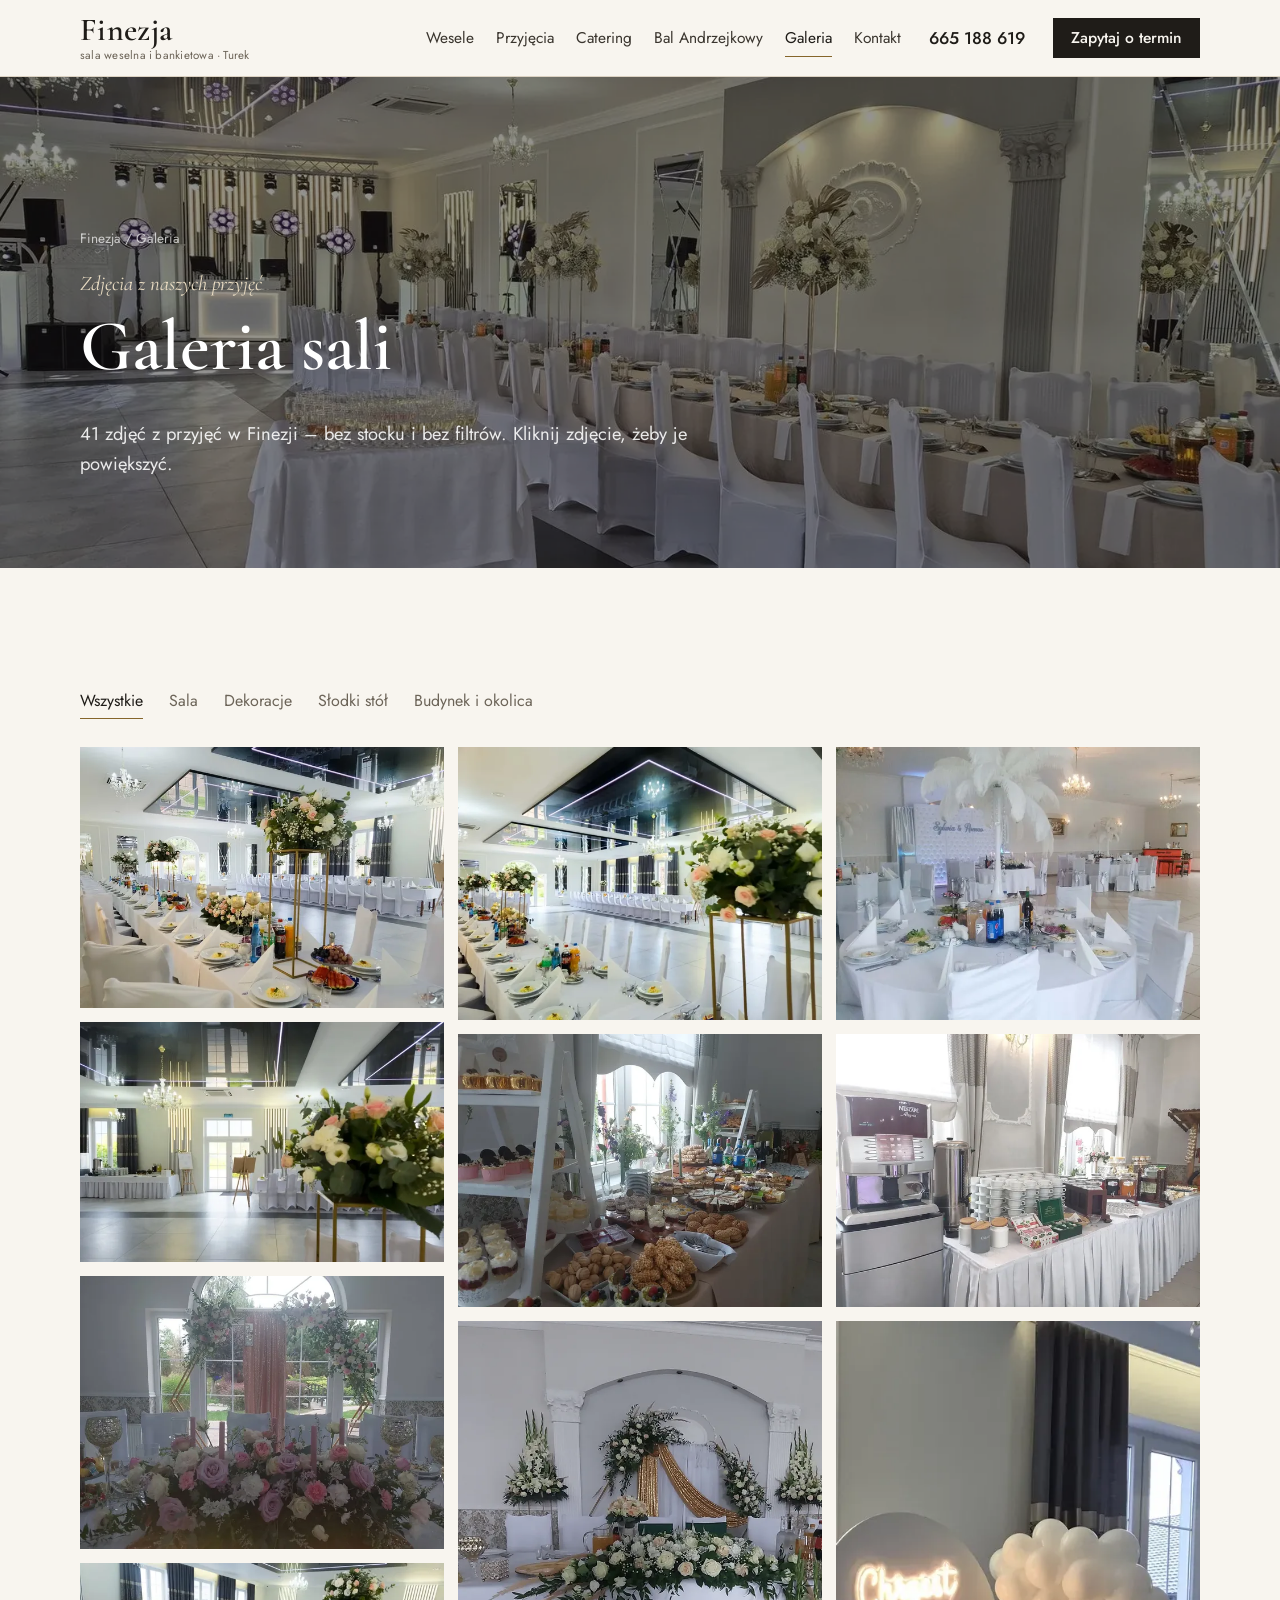
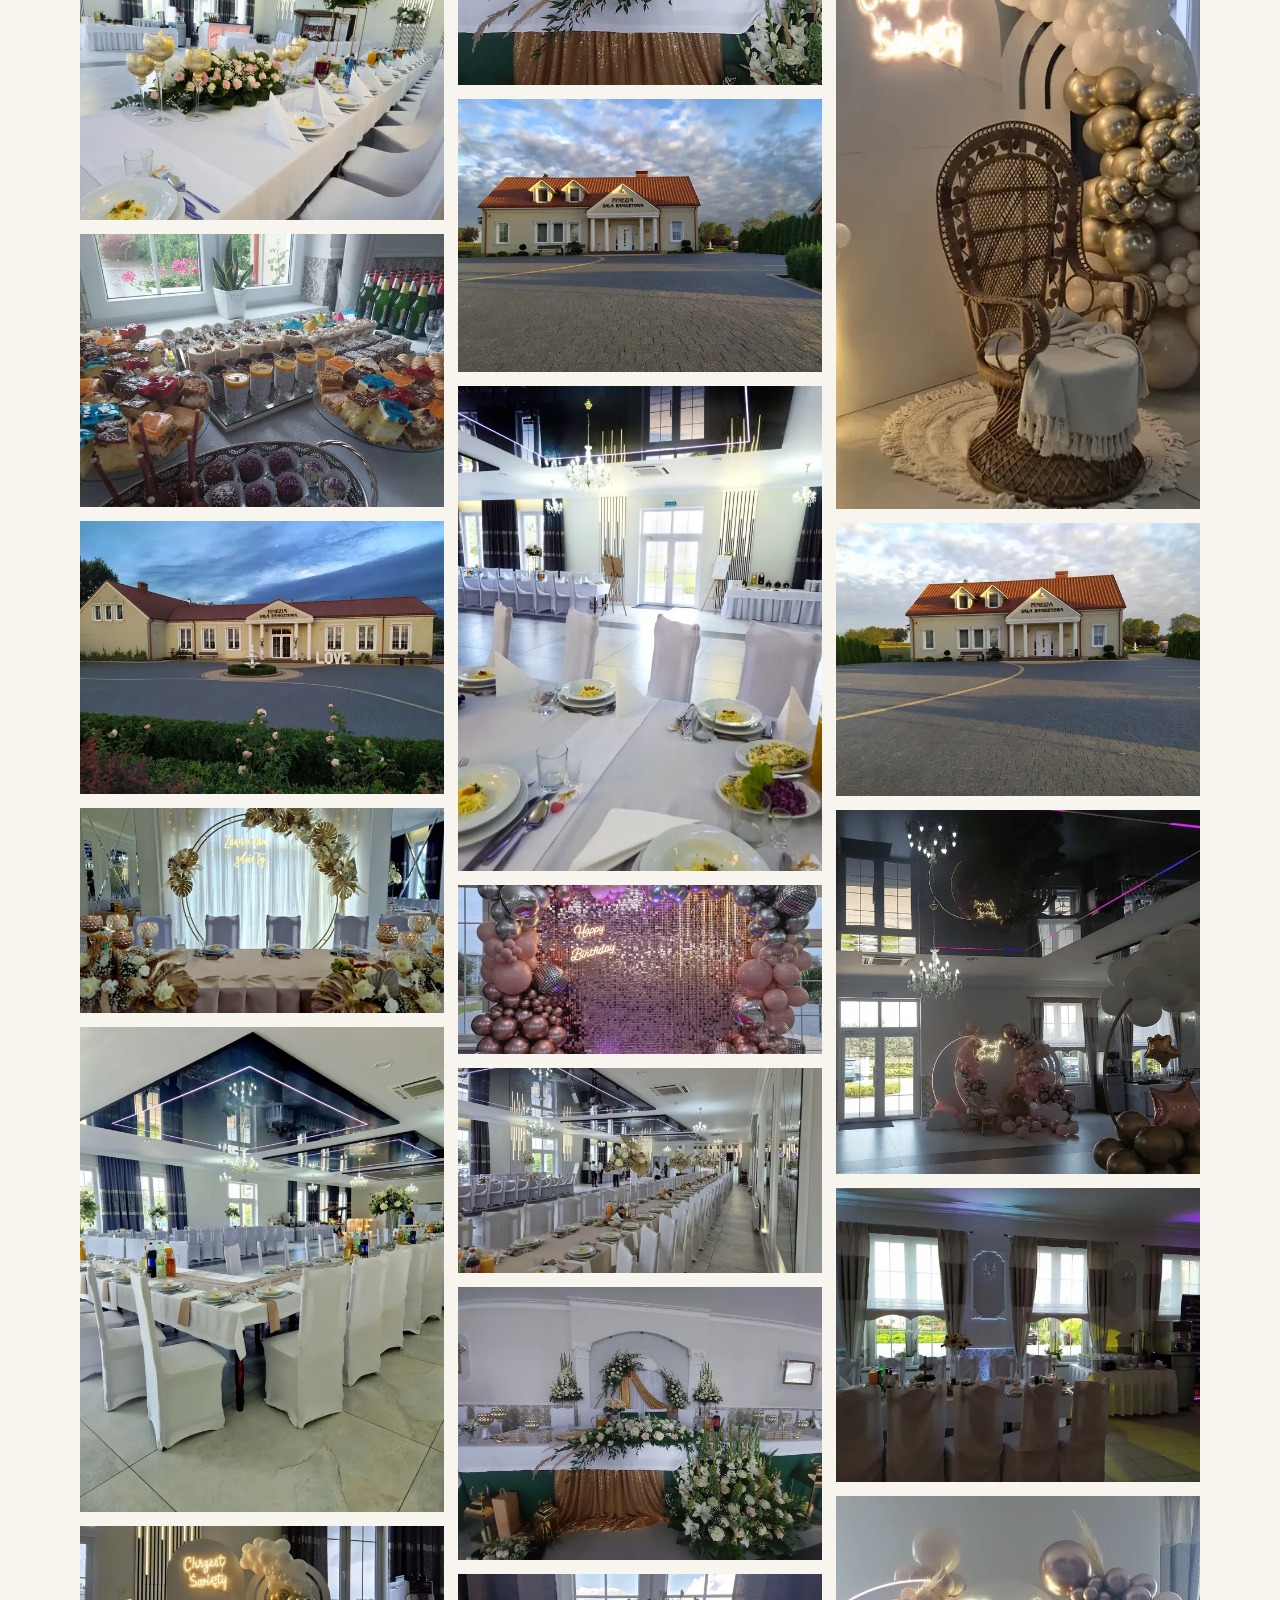
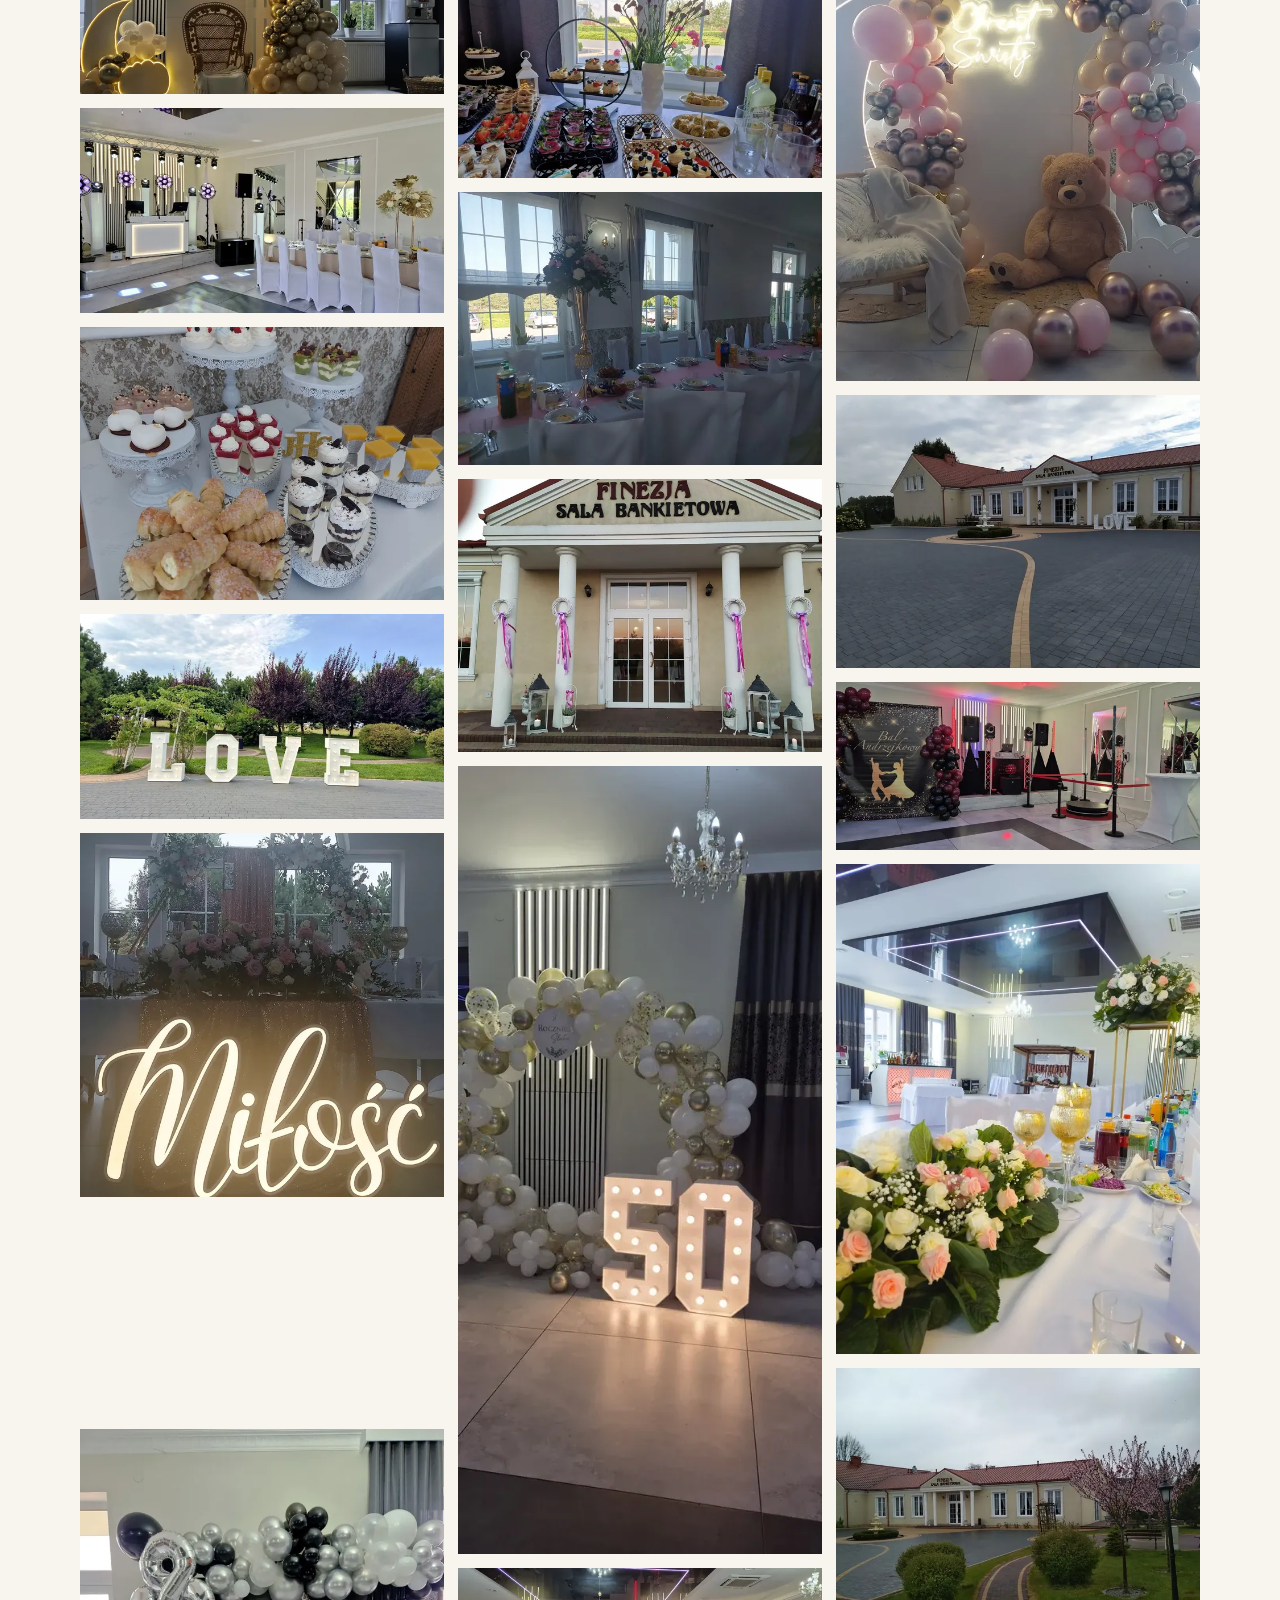
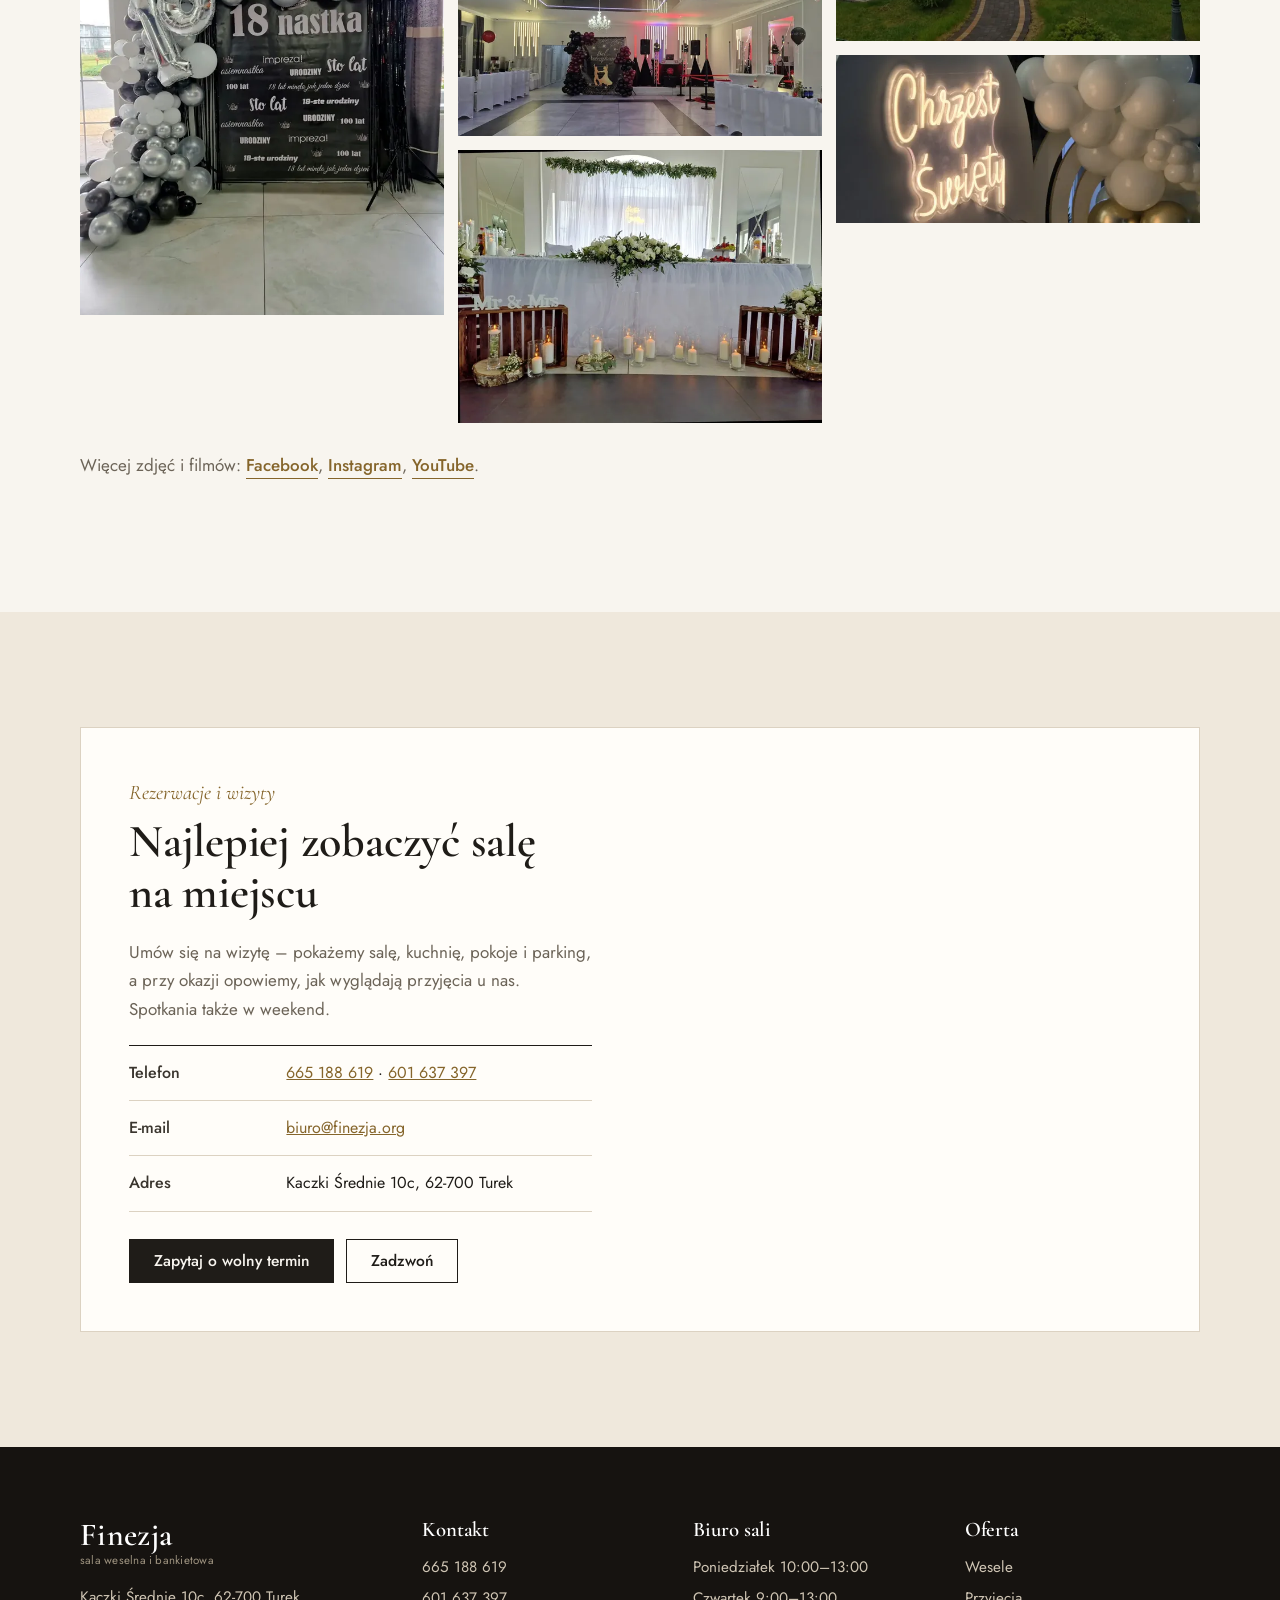
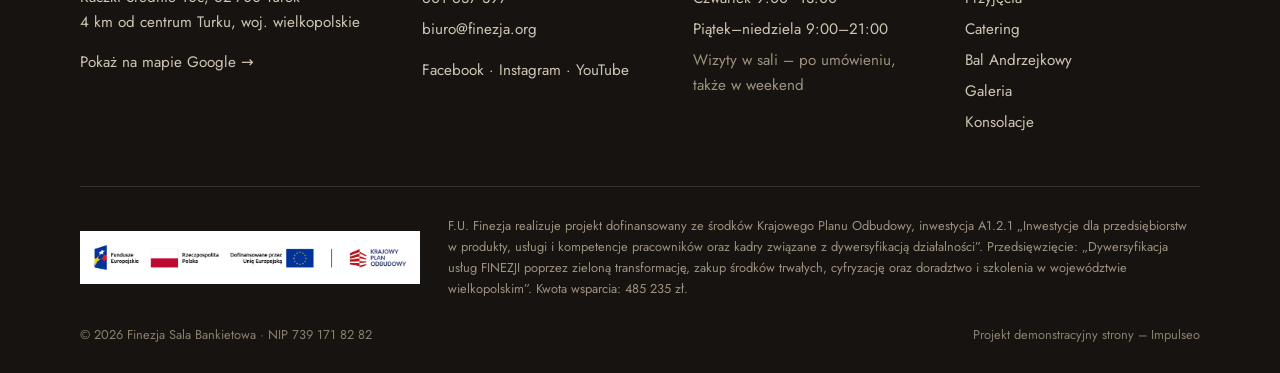
<file: galeria/index.html>
<!doctype html>
<html lang="pl">
<head>
<meta charset="utf-8">
<meta name="viewport" content="width=device-width,initial-scale=1">
<title>Galeria – sala weselna Finezja pod Turkiem, zdjęcia sali i dekoracji</title>
<meta name="description" content="Zdjęcia sali Finezja: wnętrze przygotowane na wesela i przyjęcia, dekoracje, słodkie stoły, budynek i otoczenie.">
<link rel="canonical" href="https://impulseo-pl.github.io/finezja/galeria/">
<meta property="og:type" content="website"><meta property="og:locale" content="pl_PL">
<meta property="og:title" content="Galeria – sala weselna Finezja pod Turkiem, zdjęcia sali i dekoracji"><meta property="og:description" content="Zdjęcia sali Finezja: wnętrze przygotowane na wesela i przyjęcia, dekoracje, słodkie stoły, budynek i otoczenie.">
<meta property="og:url" content="https://impulseo-pl.github.io/finezja/galeria/"><meta property="og:image" content="https://impulseo-pl.github.io/finezja/img/og.jpg">
<meta name="theme-color" content="#161310">
<link rel="icon" href="../favicon.svg" type="image/svg+xml">
<link rel="preconnect" href="https://fonts.googleapis.com"><link rel="preconnect" href="https://fonts.gstatic.com" crossorigin>
<link href="https://fonts.googleapis.com/css2?family=Cormorant+Garamond:ital,wght@0,500;0,600;1,500&family=Jost:wght@400;500&display=swap" rel="stylesheet">
<link rel="preload" as="image" imagesrcset="../img/sala-dluga-640.webp 640w, ../img/sala-dluga-1100.webp 1100w, ../img/sala-dluga-1600.webp 1600w" imagesizes="100vw">
<link rel="stylesheet" href="../assets/styles.css">
<script type="application/ld+json">{"@context": "https://schema.org", "@type": ["EventVenue", "Restaurant"], "@id": "https://impulseo-pl.github.io/finezja/#finezja", "name": "Finezja – sala weselna i bankietowa", "description": "Sala weselna i bankietowa dla 60–160 gości w Kaczkach Średnich, 4 km od Turku. Własna kuchnia, catering, noclegi, bezpłatny parking. Od 2010 roku.", "url": "https://impulseo-pl.github.io/finezja/", "image": "https://impulseo-pl.github.io/finezja/img/og.jpg", "telephone": "+48665188619", "email": "biuro@finezja.org", "address": {"@type": "PostalAddress", "streetAddress": "Kaczki Średnie 10c", "postalCode": "62-700", "addressLocality": "Turek", "addressRegion": "wielkopolskie", "addressCountry": "PL"}, "geo": {"@type": "GeoCoordinates", "latitude": 51.9715, "longitude": 18.521}, "maximumAttendeeCapacity": 160, "servesCuisine": "polska", "priceRange": "330–380 zł/os. (menu weselne 2026)", "vatID": "7391718282", "openingHoursSpecification": [{"@type": "OpeningHoursSpecification", "dayOfWeek": "Monday", "opens": "10:00", "closes": "13:00"}, {"@type": "OpeningHoursSpecification", "dayOfWeek": "Thursday", "opens": "09:00", "closes": "13:00"}, {"@type": "OpeningHoursSpecification", "dayOfWeek": ["Friday", "Saturday", "Sunday"], "opens": "09:00", "closes": "21:00"}], "sameAs": ["https://www.facebook.com/Finezja.sala.bankietowa", "https://www.instagram.com/sala.bankietowa.finezja/"], "amenityFeature": [{"@type": "LocationFeatureSpecification", "name": "Bezpłatny parking", "value": true}, {"@type": "LocationFeatureSpecification", "name": "Klimatyzacja", "value": true}, {"@type": "LocationFeatureSpecification", "name": "Noclegi", "value": true}, {"@type": "LocationFeatureSpecification", "name": "Własna kuchnia", "value": true}, {"@type": "LocationFeatureSpecification", "name": "Fotobudka", "value": true}, {"@type": "LocationFeatureSpecification", "name": "Kamera 360", "value": true}]}</script>
</head>
<body>
<a class="skip" href="#tresc">Przejdź do&nbsp;treści</a>
<header class="top"><div class="wrap">
<a class="brand" href="../" aria-label="Finezja – strona główna"><b>Finezja</b><span>sala weselna i&nbsp;bankietowa · Turek</span></a>
<nav class="nav" aria-label="Menu główne"><a href="../wesele/">Wesele</a><a href="../przyjecia/">Przyjęcia</a><a href="../catering/">Catering</a><a href="../bal-andrzejkowy/">Bal Andrzejkowy</a><a href="../galeria/" aria-current=page>Galeria</a><a href="../kontakt/">Kontakt</a></nav>
<a class="tel" href="tel:+48665188619">665 188 619</a>
<a class="btn" href="../kontakt/#zapytanie">Zapytaj o&nbsp;termin</a>
<button class="burger" aria-label="Menu" aria-expanded="false"><i></i><i></i><i></i></button>
</div></header>
<main id="tresc">
<section class="phead"><img src="../img/sala-dluga-1100.webp" srcset="../img/sala-dluga-640.webp 640w, ../img/sala-dluga-1100.webp 1100w, ../img/sala-dluga-1600.webp 1600w" sizes="100vw" width="1100" height="619" alt="" fetchpriority="high">
<div class="wrap"><div class="crumbs"><a href="../">Finezja</a> / Galeria</div>
<p class="kicker">Zdjęcia z&nbsp;naszych przyjęć</p><h1>Galeria sali</h1><p class="lead">41 zdjęć z&nbsp;przyjęć w&nbsp;Finezji – bez stocku i&nbsp;bez filtrów. Kliknij zdjęcie, żeby je powiększyć.</p></div></section>
<section><div class="wrap">
<div class="filters" role="group" aria-label="Filtruj zdjęcia"><button type="button" data-f="all" aria-pressed="true">Wszystkie</button><button type="button" data-f="sala" aria-pressed="false">Sala</button><button type="button" data-f="dekoracje" aria-pressed="false">Dekoracje</button><button type="button" data-f="slodki" aria-pressed="false">Słodki stół</button><button type="button" data-f="okolica" aria-pressed="false">Budynek i&nbsp;okolica</button></div>
<div class="masonry"><a href="../img/hero-1600.webp" data-lb data-k="sala" data-alt="Sala przygotowana na wesele"><img src="../img/hero-1100.webp" srcset="../img/hero-640.webp 640w, ../img/hero-1100.webp 1100w, ../img/hero-1600.webp 1600w" sizes="(max-width:700px) 100vw, 33vw" width="1100" height="789" alt="Sala przygotowana na wesele" loading="lazy" decoding="async"></a><a href="../img/sala-kwiaty-1600.webp" data-lb data-k="sala" data-alt="Wnętrze z kwiatami i żyrandolami"><img src="../img/sala-kwiaty-1100.webp" srcset="../img/sala-kwiaty-640.webp 640w, ../img/sala-kwiaty-1100.webp 1100w, ../img/sala-kwiaty-1600.webp 1600w" sizes="(max-width:700px) 100vw, 33vw" width="1100" height="725" alt="Wnętrze z kwiatami i żyrandolami" loading="lazy" decoding="async"></a><a href="../img/dek-roze-1600.webp" data-lb data-k="dekoracje" data-alt="Kwiaty za stołem Pary Młodej"><img src="../img/dek-roze-1100.webp" srcset="../img/dek-roze-640.webp 640w, ../img/dek-roze-1100.webp 1100w, ../img/dek-roze-1600.webp 1600w" sizes="(max-width:700px) 100vw, 33vw" width="1100" height="825" alt="Kwiaty za stołem Pary Młodej" loading="lazy" decoding="async"></a><a href="../img/stol-mlodych-1600.webp" data-lb data-k="sala" data-alt="Stoły weselne ze złotymi świecznikami"><img src="../img/stol-mlodych-1100.webp" srcset="../img/stol-mlodych-640.webp 640w, ../img/stol-mlodych-1100.webp 1100w, ../img/stol-mlodych-1600.webp 1600w" sizes="(max-width:700px) 100vw, 33vw" width="1100" height="776" alt="Stoły weselne ze złotymi świecznikami" loading="lazy" decoding="async"></a><a href="../img/slodki-stol-1600.webp" data-lb data-k="slodki" data-alt="Słodki stół"><img src="../img/slodki-stol-1100.webp" srcset="../img/slodki-stol-640.webp 640w, ../img/slodki-stol-1100.webp 1100w, ../img/slodki-stol-1600.webp 1600w" sizes="(max-width:700px) 100vw, 33vw" width="1100" height="825" alt="Słodki stół" loading="lazy" decoding="async"></a><a href="../img/budynek-wieczor-1100.webp" data-lb data-k="okolica" data-alt="Sala Finezja wieczorem"><img src="../img/budynek-wieczor-1100.webp" srcset="../img/budynek-wieczor-640.webp 640w, ../img/budynek-wieczor-1100.webp 1100w" sizes="(max-width:700px) 100vw, 33vw" width="1100" height="825" alt="Sala Finezja wieczorem" loading="lazy" decoding="async"></a><a href="../img/dek-luk-1600.webp" data-lb data-k="dekoracje" data-alt="Złoty łuk z kwiatami"><img src="../img/dek-luk-1100.webp" srcset="../img/dek-luk-640.webp 640w, ../img/dek-luk-1100.webp 1100w, ../img/dek-luk-1600.webp 1600w" sizes="(max-width:700px) 100vw, 33vw" width="1100" height="619" alt="Złoty łuk z kwiatami" loading="lazy" decoding="async"></a><a href="../img/sala-pion-640.webp" data-lb data-k="sala" data-alt="Długie stoły weselne"><img src="../img/sala-pion-640.webp" srcset="../img/sala-pion-640.webp 640w" sizes="(max-width:700px) 100vw, 33vw" width="640" height="853" alt="Długie stoły weselne" loading="lazy" decoding="async"></a><a href="../img/chrzest-neon-1600.webp" data-lb data-k="dekoracje" data-alt="Dekoracja na chrzest"><img src="../img/chrzest-neon-1100.webp" srcset="../img/chrzest-neon-640.webp 640w, ../img/chrzest-neon-1100.webp 1100w, ../img/chrzest-neon-1600.webp 1600w" sizes="(max-width:700px) 100vw, 33vw" width="1100" height="508" alt="Dekoracja na chrzest" loading="lazy" decoding="async"></a><a href="../img/scena-dj-1600.webp" data-lb data-k="sala" data-alt="Scena i stanowisko DJ-a"><img src="../img/scena-dj-1100.webp" srcset="../img/scena-dj-640.webp 640w, ../img/scena-dj-1100.webp 1100w, ../img/scena-dj-1600.webp 1600w" sizes="(max-width:700px) 100vw, 33vw" width="1100" height="619" alt="Scena i stanowisko DJ-a" loading="lazy" decoding="async"></a><a href="../img/slodki-babeczki-1600.webp" data-lb data-k="slodki" data-alt="Babeczki i desery z naszej kuchni"><img src="../img/slodki-babeczki-1100.webp" srcset="../img/slodki-babeczki-640.webp 640w, ../img/slodki-babeczki-1100.webp 1100w, ../img/slodki-babeczki-1600.webp 1600w" sizes="(max-width:700px) 100vw, 33vw" width="1100" height="825" alt="Babeczki i desery z naszej kuchni" loading="lazy" decoding="async"></a><a href="../img/love-1600.webp" data-lb data-k="okolica" data-alt="Napis LOVE w ogrodzie"><img src="../img/love-1100.webp" srcset="../img/love-640.webp 640w, ../img/love-1100.webp 1100w, ../img/love-1600.webp 1600w" sizes="(max-width:700px) 100vw, 33vw" width="1100" height="619" alt="Napis LOVE w ogrodzie" loading="lazy" decoding="async"></a><a href="../img/dek-milosc-640.webp" data-lb data-k="dekoracje" data-alt="Neon „Miłość” na ściance"><img src="../img/dek-milosc-640.webp" srcset="../img/dek-milosc-640.webp 640w" sizes="(max-width:700px) 100vw, 33vw" width="640" height="640" alt="Neon „Miłość” na ściance" loading="lazy" decoding="async"></a><a href="../img/sala-dluga-1600.webp" data-lb data-k="sala" data-alt="Sala z nakrytymi stołami"><img src="../img/sala-dluga-1100.webp" srcset="../img/sala-dluga-640.webp 640w, ../img/sala-dluga-1100.webp 1100w, ../img/sala-dluga-1600.webp 1600w" sizes="(max-width:700px) 100vw, 33vw" width="1100" height="619" alt="Sala z nakrytymi stołami" loading="lazy" decoding="async"></a><a href="../img/osiemnastka-640.webp" data-lb data-k="dekoracje" data-alt="Ścianka na osiemnastkę"><img src="../img/osiemnastka-640.webp" srcset="../img/osiemnastka-640.webp 640w" sizes="(max-width:700px) 100vw, 33vw" width="640" height="853" alt="Ścianka na osiemnastkę" loading="lazy" decoding="async"></a><a href="../img/sala-zyrandole-1600.webp" data-lb data-k="sala" data-alt="Kryształowe żyrandole"><img src="../img/sala-zyrandole-1100.webp" srcset="../img/sala-zyrandole-640.webp 640w, ../img/sala-zyrandole-1100.webp 1100w, ../img/sala-zyrandole-1600.webp 1600w" sizes="(max-width:700px) 100vw, 33vw" width="1100" height="825" alt="Kryształowe żyrandole" loading="lazy" decoding="async"></a><a href="../img/slodki-regal-1600.webp" data-lb data-k="slodki" data-alt="Desery na słodkim stole"><img src="../img/slodki-regal-1100.webp" srcset="../img/slodki-regal-640.webp 640w, ../img/slodki-regal-1100.webp 1100w, ../img/slodki-regal-1600.webp 1600w" sizes="(max-width:700px) 100vw, 33vw" width="1100" height="825" alt="Desery na słodkim stole" loading="lazy" decoding="async"></a><a href="../img/dek-oltarz-640.webp" data-lb data-k="dekoracje" data-alt="Kompozycje z białych kwiatów"><img src="../img/dek-oltarz-640.webp" srcset="../img/dek-oltarz-640.webp 640w" sizes="(max-width:700px) 100vw, 33vw" width="640" height="640" alt="Kompozycje z białych kwiatów" loading="lazy" decoding="async"></a><a href="../img/budynek-dzien-1100.webp" data-lb data-k="okolica" data-alt="Budynek sali"><img src="../img/budynek-dzien-1100.webp" srcset="../img/budynek-dzien-640.webp 640w, ../img/budynek-dzien-1100.webp 1100w" sizes="(max-width:700px) 100vw, 33vw" width="1100" height="825" alt="Budynek sali" loading="lazy" decoding="async"></a><a href="../img/nakrycie-640.webp" data-lb data-k="sala" data-alt="Nakrycia stołów"><img src="../img/nakrycie-640.webp" srcset="../img/nakrycie-640.webp 640w" sizes="(max-width:700px) 100vw, 33vw" width="640" height="853" alt="Nakrycia stołów" loading="lazy" decoding="async"></a><a href="../img/urodziny-scianka-1600.webp" data-lb data-k="dekoracje" data-alt="Ścianka urodzinowa z balonami"><img src="../img/urodziny-scianka-1100.webp" srcset="../img/urodziny-scianka-640.webp 640w, ../img/urodziny-scianka-1100.webp 1100w, ../img/urodziny-scianka-1600.webp 1600w" sizes="(max-width:700px) 100vw, 33vw" width="1100" height="508" alt="Ścianka urodzinowa z balonami" loading="lazy" decoding="async"></a><a href="../img/sala-okna-1600.webp" data-lb data-k="sala" data-alt="Sala z wysokimi oknami"><img src="../img/sala-okna-1100.webp" srcset="../img/sala-okna-640.webp 640w, ../img/sala-okna-1100.webp 1100w, ../img/sala-okna-1600.webp 1600w" sizes="(max-width:700px) 100vw, 33vw" width="1100" height="619" alt="Sala z wysokimi oknami" loading="lazy" decoding="async"></a><a href="../img/dek-kwiaty-1600.webp" data-lb data-k="dekoracje" data-alt="Dekoracja stołu Pary Młodej"><img src="../img/dek-kwiaty-1100.webp" srcset="../img/dek-kwiaty-640.webp 640w, ../img/dek-kwiaty-1100.webp 1100w, ../img/dek-kwiaty-1600.webp 1600w" sizes="(max-width:700px) 100vw, 33vw" width="1100" height="825" alt="Dekoracja stołu Pary Młodej" loading="lazy" decoding="async"></a><a href="../img/slodki-okno-1600.webp" data-lb data-k="slodki" data-alt="Ciasta przy oknie"><img src="../img/slodki-okno-1100.webp" srcset="../img/slodki-okno-640.webp 640w, ../img/slodki-okno-1100.webp 1100w, ../img/slodki-okno-1600.webp 1600w" sizes="(max-width:700px) 100vw, 33vw" width="1100" height="619" alt="Ciasta przy oknie" loading="lazy" decoding="async"></a><a href="../img/stol-gosci-1600.webp" data-lb data-k="sala" data-alt="Stół gości"><img src="../img/stol-gosci-1100.webp" srcset="../img/stol-gosci-640.webp 640w, ../img/stol-gosci-1100.webp 1100w, ../img/stol-gosci-1600.webp 1600w" sizes="(max-width:700px) 100vw, 33vw" width="1100" height="825" alt="Stół gości" loading="lazy" decoding="async"></a><a href="../img/wejscie-1600.webp" data-lb data-k="okolica" data-alt="Wejście do sali"><img src="../img/wejscie-1100.webp" srcset="../img/wejscie-640.webp 640w, ../img/wejscie-1100.webp 1100w, ../img/wejscie-1600.webp 1600w" sizes="(max-width:700px) 100vw, 33vw" width="1100" height="825" alt="Wejście do sali" loading="lazy" decoding="async"></a><a href="../img/urodziny-50-462.webp" data-lb data-k="dekoracje" data-alt="Pięćdziesiątka"><img src="../img/urodziny-50-462.webp" srcset="../img/urodziny-50-462.webp 462w" sizes="(max-width:700px) 100vw, 33vw" width="462" height="1000" alt="Pięćdziesiątka" loading="lazy" decoding="async"></a><a href="../img/bal-parkiet-1600.webp" data-lb data-k="sala" data-alt="Parkiet przed balem"><img src="../img/bal-parkiet-1100.webp" srcset="../img/bal-parkiet-640.webp 640w, ../img/bal-parkiet-1100.webp 1100w, ../img/bal-parkiet-1600.webp 1600w" sizes="(max-width:700px) 100vw, 33vw" width="1100" height="508" alt="Parkiet przed balem" loading="lazy" decoding="async"></a><a href="../img/dek-mlodzi-1600.webp" data-lb data-k="dekoracje" data-alt="Stół Pary Młodej ze świecami"><img src="../img/dek-mlodzi-1100.webp" srcset="../img/dek-mlodzi-640.webp 640w, ../img/dek-mlodzi-1100.webp 1100w, ../img/dek-mlodzi-1600.webp 1600w" sizes="(max-width:700px) 100vw, 33vw" width="1100" height="825" alt="Stół Pary Młodej ze świecami" loading="lazy" decoding="async"></a><a href="../img/sala-okragle-1100.webp" data-lb data-k="sala" data-alt="Okrągłe stoły"><img src="../img/sala-okragle-1100.webp" srcset="../img/sala-okragle-640.webp 640w, ../img/sala-okragle-1100.webp 1100w" sizes="(max-width:700px) 100vw, 33vw" width="1100" height="825" alt="Okrągłe stoły" loading="lazy" decoding="async"></a><a href="../img/kawa-1600.webp" data-lb data-k="slodki" data-alt="Kawa i herbata dla gości"><img src="../img/kawa-1100.webp" srcset="../img/kawa-640.webp 640w, ../img/kawa-1100.webp 1100w, ../img/kawa-1600.webp 1600w" sizes="(max-width:700px) 100vw, 33vw" width="1100" height="825" alt="Kawa i herbata dla gości" loading="lazy" decoding="async"></a><a href="../img/chrzest-pion-462.webp" data-lb data-k="dekoracje" data-alt="Chrzest – dekoracja z neonem"><img src="../img/chrzest-pion-462.webp" srcset="../img/chrzest-pion-462.webp 462w" sizes="(max-width:700px) 100vw, 33vw" width="462" height="1000" alt="Chrzest – dekoracja z neonem" loading="lazy" decoding="async"></a><a href="../img/budynek-front-1600.webp" data-lb data-k="okolica" data-alt="Front budynku"><img src="../img/budynek-front-1100.webp" srcset="../img/budynek-front-640.webp 640w, ../img/budynek-front-1100.webp 1100w, ../img/budynek-front-1600.webp 1600w" sizes="(max-width:700px) 100vw, 33vw" width="1100" height="825" alt="Front budynku" loading="lazy" decoding="async"></a><a href="../img/dek-balony-640.webp" data-lb data-k="dekoracje" data-alt="Dekoracja z balonami"><img src="../img/dek-balony-640.webp" srcset="../img/dek-balony-640.webp 640w" sizes="(max-width:700px) 100vw, 33vw" width="640" height="640" alt="Dekoracja z balonami" loading="lazy" decoding="async"></a><a href="../img/sala-wieczor-1100.webp" data-lb data-k="sala" data-alt="Sala wieczorem"><img src="../img/sala-wieczor-1100.webp" srcset="../img/sala-wieczor-640.webp 640w, ../img/sala-wieczor-1100.webp 1100w" sizes="(max-width:700px) 100vw, 33vw" width="1100" height="887" alt="Sala wieczorem" loading="lazy" decoding="async"></a><a href="../img/scianka-mis-640.webp" data-lb data-k="dekoracje" data-alt="Ścianka z balonami i misiami"><img src="../img/scianka-mis-640.webp" srcset="../img/scianka-mis-640.webp 640w" sizes="(max-width:700px) 100vw, 33vw" width="640" height="853" alt="Ścianka z balonami i misiami" loading="lazy" decoding="async"></a><a href="../img/budynek-plac-1600.webp" data-lb data-k="okolica" data-alt="Parking przed salą"><img src="../img/budynek-plac-1100.webp" srcset="../img/budynek-plac-640.webp 640w, ../img/budynek-plac-1100.webp 1100w, ../img/budynek-plac-1600.webp 1600w" sizes="(max-width:700px) 100vw, 33vw" width="1100" height="825" alt="Parking przed salą" loading="lazy" decoding="async"></a><a href="../img/bal-scianka-1600.webp" data-lb data-k="sala" data-alt="Ścianka balowa"><img src="../img/bal-scianka-1100.webp" srcset="../img/bal-scianka-640.webp 640w, ../img/bal-scianka-1100.webp 1100w, ../img/bal-scianka-1600.webp 1600w" sizes="(max-width:700px) 100vw, 33vw" width="1100" height="508" alt="Ścianka balowa" loading="lazy" decoding="async"></a><a href="../img/dek-stol-640.webp" data-lb data-k="dekoracje" data-alt="Kwiaty na stole"><img src="../img/dek-stol-640.webp" srcset="../img/dek-stol-640.webp 640w" sizes="(max-width:700px) 100vw, 33vw" width="640" height="861" alt="Kwiaty na stole" loading="lazy" decoding="async"></a><a href="../img/budynek-ogrod-1600.webp" data-lb data-k="okolica" data-alt="Sala od strony ogrodu"><img src="../img/budynek-ogrod-1100.webp" srcset="../img/budynek-ogrod-640.webp 640w, ../img/budynek-ogrod-1100.webp 1100w, ../img/budynek-ogrod-1600.webp 1600w" sizes="(max-width:700px) 100vw, 33vw" width="1100" height="825" alt="Sala od strony ogrodu" loading="lazy" decoding="async"></a><a href="../img/chrzest-balony-1600.webp" data-lb data-k="dekoracje" data-alt="Balony i neon „Chrzest Święty”"><img src="../img/chrzest-balony-1100.webp" srcset="../img/chrzest-balony-640.webp 640w, ../img/chrzest-balony-1100.webp 1100w, ../img/chrzest-balony-1600.webp 1600w" sizes="(max-width:700px) 100vw, 33vw" width="1100" height="508" alt="Balony i neon „Chrzest Święty”" loading="lazy" decoding="async"></a></div>
<p class="muted" style="margin-top:28px">Więcej zdjęć i&nbsp;filmów: <a class="link" href="https://www.facebook.com/Finezja.sala.bankietowa" target="_blank" rel="noopener">Facebook</a>, <a class="link" href="https://www.instagram.com/sala.bankietowa.finezja/" target="_blank" rel="noopener">Instagram</a>, <a class="link" href="https://www.youtube.com/watch?v=g2kK5KW1re4" target="_blank" rel="noopener">YouTube</a>.</p>
</div></section>
<div class="lb" role="dialog" aria-label="Podgląd zdjęcia"><button class="x" aria-label="Zamknij">×</button><button class="pv" aria-label="Poprzednie">‹</button><img alt=""><button class="nx" aria-label="Następne">›</button><p></p></div>
<section class="sand"><div class="wrap"><div class="contact-grid">
<div><p class="kicker">Rezerwacje i&nbsp;wizyty</p><h2>Najlepiej zobaczyć salę na&nbsp;miejscu</h2><p class="muted">Umów się na&nbsp;wizytę – pokażemy salę, kuchnię, pokoje i&nbsp;parking, a&nbsp;przy okazji opowiemy, jak wyglądają przyjęcia u&nbsp;nas. Spotkania także w&nbsp;weekend.</p>
<table class="spec" style="margin-top:22px"><tr><th>Telefon</th><td><a href="tel:+48665188619">665 188 619</a> · <a href="tel:+48601637397">601 637 397</a></td></tr>
<tr><th>E-mail</th><td><a href="mailto:biuro@finezja.org">biuro@finezja.org</a></td></tr><tr><th>Adres</th><td>Kaczki Średnie 10c, 62-700 Turek</td></tr></table>
<div class="actions"><a class="btn" href="../kontakt/#zapytanie">Zapytaj o&nbsp;wolny termin</a><a class="btn ghost" href="tel:+48665188619">Zadzwoń</a></div></div>
<div style="padding:0"><iframe class="map" src="https://www.google.com/maps/embed?pb=!1m14!1m8!1m3!1d15606.95162728655!2d18.52099567459853!3d51.971505459897536!3m2!1i1024!2i768!4f13.1!3m3!1m2!1s0x471b1ef02f4fde83%3A0x8beb946e786d75f9!2sFinezja.%20Sala%20bankietowa-%20sala%20na%20wesele!5e0!3m2!1spl!2spl!4v1731493576537!5m2!1spl!2spl" loading="lazy" referrerpolicy="no-referrer-when-downgrade" title="Mapa dojazdu do sali Finezja"></iframe></div>
</div></div></section>
</main>
<footer class="foot"><div class="wrap">
<div class="cols">
<div><a class="brand" href="../"><b>Finezja</b><span>sala weselna i&nbsp;bankietowa</span></a>
<p style="margin-top:18px">Kaczki Średnie 10c, 62-700 Turek<br>4 km od&nbsp;centrum Turku, woj. wielkopolskie</p>
<p><a href="https://www.google.com/maps/search/?api=1&query=Finezja+Sala+bankietowa+Kaczki+%C5%9Arednie+10c+Turek" target="_blank" rel="noopener">Pokaż na&nbsp;mapie Google →</a></p></div>
<div><h4>Kontakt</h4><ul>
<li><a href="tel:+48665188619">665 188 619</a></li><li><a href="tel:+48601637397">601 637 397</a></li><li><a href="mailto:biuro@finezja.org">biuro@finezja.org</a></li>
<li style="margin-top:10px"><a href="https://www.facebook.com/Finezja.sala.bankietowa" target="_blank" rel="noopener">Facebook</a> · <a href="https://www.instagram.com/sala.bankietowa.finezja/" target="_blank" rel="noopener">Instagram</a> · <a href="https://www.youtube.com/watch?v=g2kK5KW1re4" target="_blank" rel="noopener">YouTube</a></li></ul></div>
<div><h4>Biuro sali</h4><ul><li>Poniedziałek 10:00–13:00</li><li>Czwartek 9:00–13:00</li><li>Piątek–niedziela 9:00–21:00</li><li class="muted" style="color:#9d927f">Wizyty w&nbsp;sali – po&nbsp;umówieniu, także w&nbsp;weekend</li></ul></div>
<div><h4>Oferta</h4><ul><li><a href="../wesele/">Wesele</a></li><li><a href="../przyjecia/">Przyjęcia</a></li><li><a href="../catering/">Catering</a></li><li><a href="../bal-andrzejkowy/">Bal Andrzejkowy</a></li><li><a href="../galeria/">Galeria</a></li><li><a href="../przyjecia/#konsolacja">Konsolacje</a></li></ul></div>
</div>
<div class="kpo"><img src="../img/kpo.webp" width="340" height="55" alt="Fundusze Europejskie, Rzeczpospolita Polska, Unia Europejska – NextGenerationEU" loading="lazy">
<p style="margin:0">F.U. Finezja realizuje projekt dofinansowany ze&nbsp;środków Krajowego Planu Odbudowy, inwestycja A1.2.1 „Inwestycje dla przedsiębiorstw w&nbsp;produkty, usługi i&nbsp;kompetencje pracowników oraz kadry związane z&nbsp;dywersyfikacją działalności”. Przedsięwzięcie: „Dywersyfikacja usług FINEZJI poprzez zieloną transformację, zakup środków trwałych, cyfryzację oraz doradztwo i&nbsp;szkolenia w&nbsp;województwie wielkopolskim”. Kwota wsparcia: 485 235 zł.</p></div>
<div class="legal"><span>© 2026 Finezja Sala Bankietowa · NIP 739 171 82 82</span><span>Projekt demonstracyjny strony – Impulseo</span></div>
</div></footer>
<nav class="callbar" aria-label="Szybki kontakt"><a href="tel:+48665188619">Zadzwoń</a><a href="../kontakt/#zapytanie">Zapytaj o&nbsp;termin</a></nav>
<script src="../assets/app.js" defer></script>
<script src="../assets/licznik.js" defer></script>
</body></html>
</file>
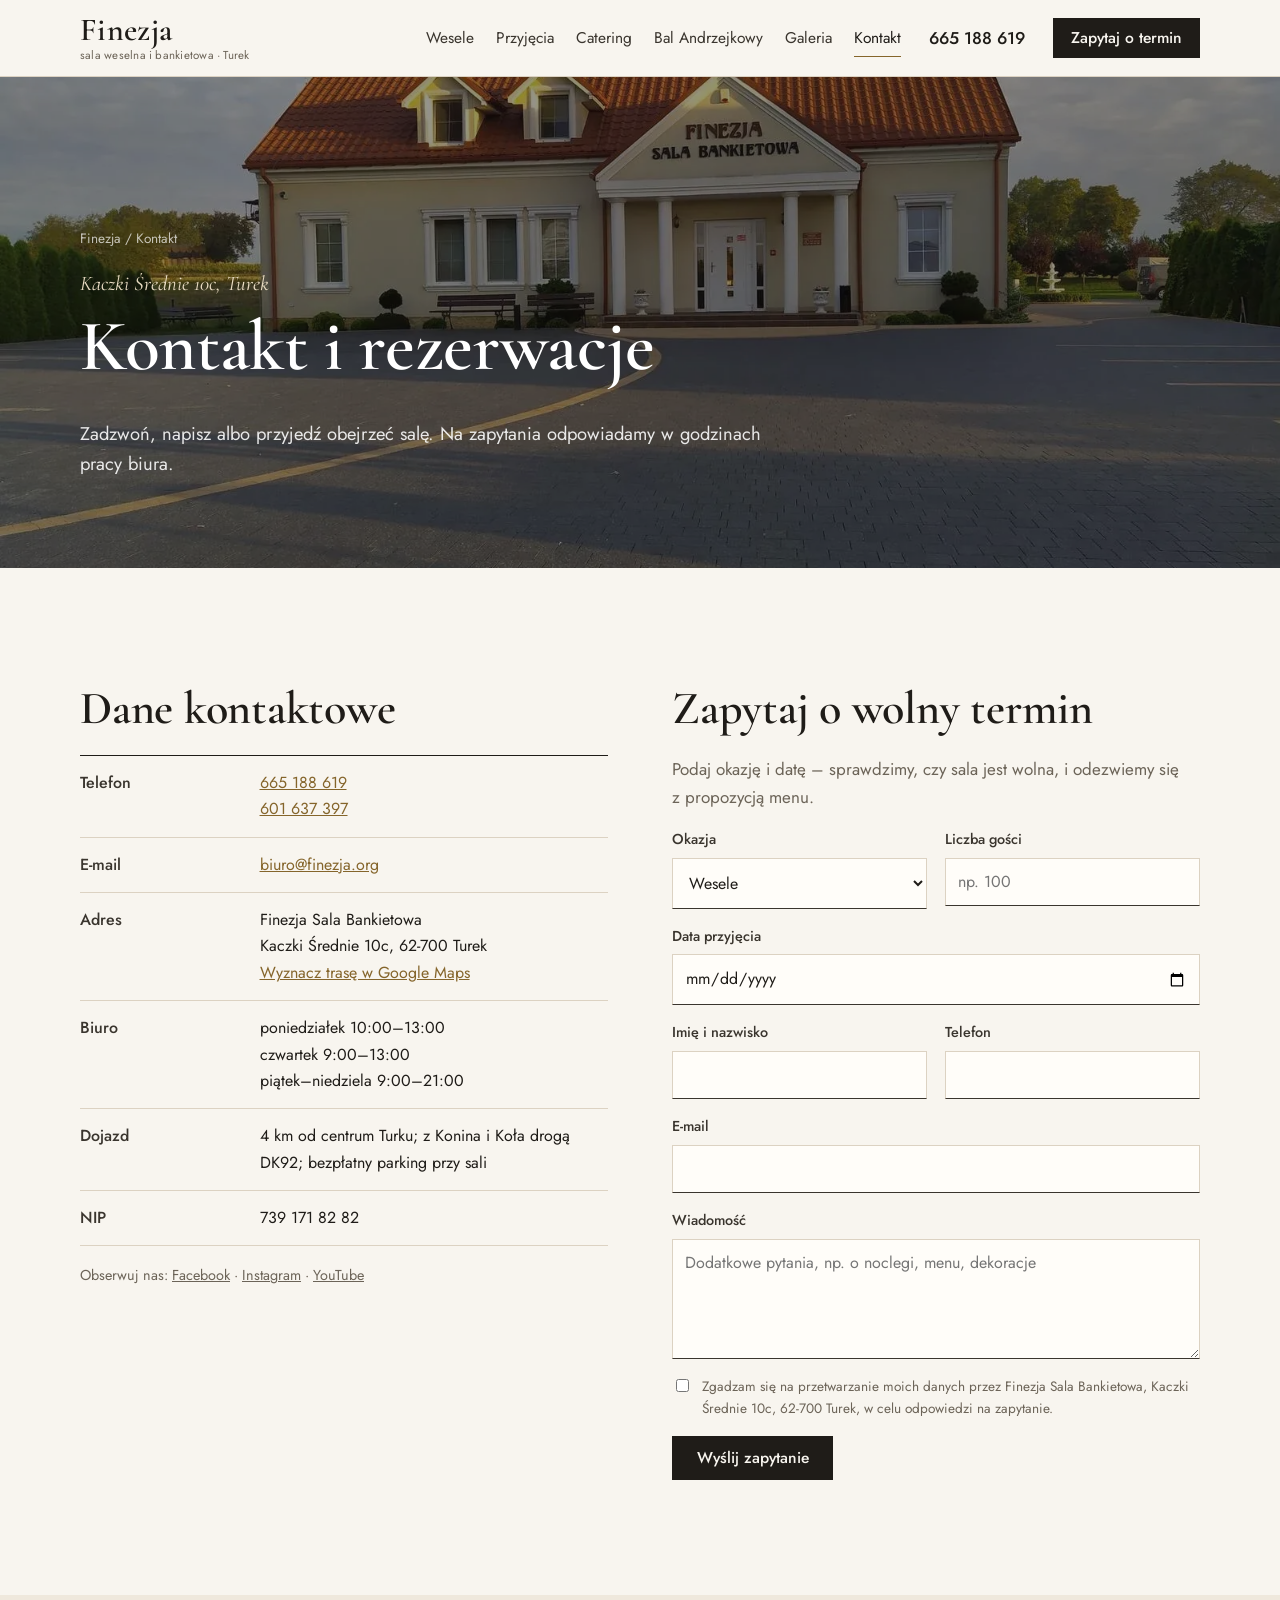
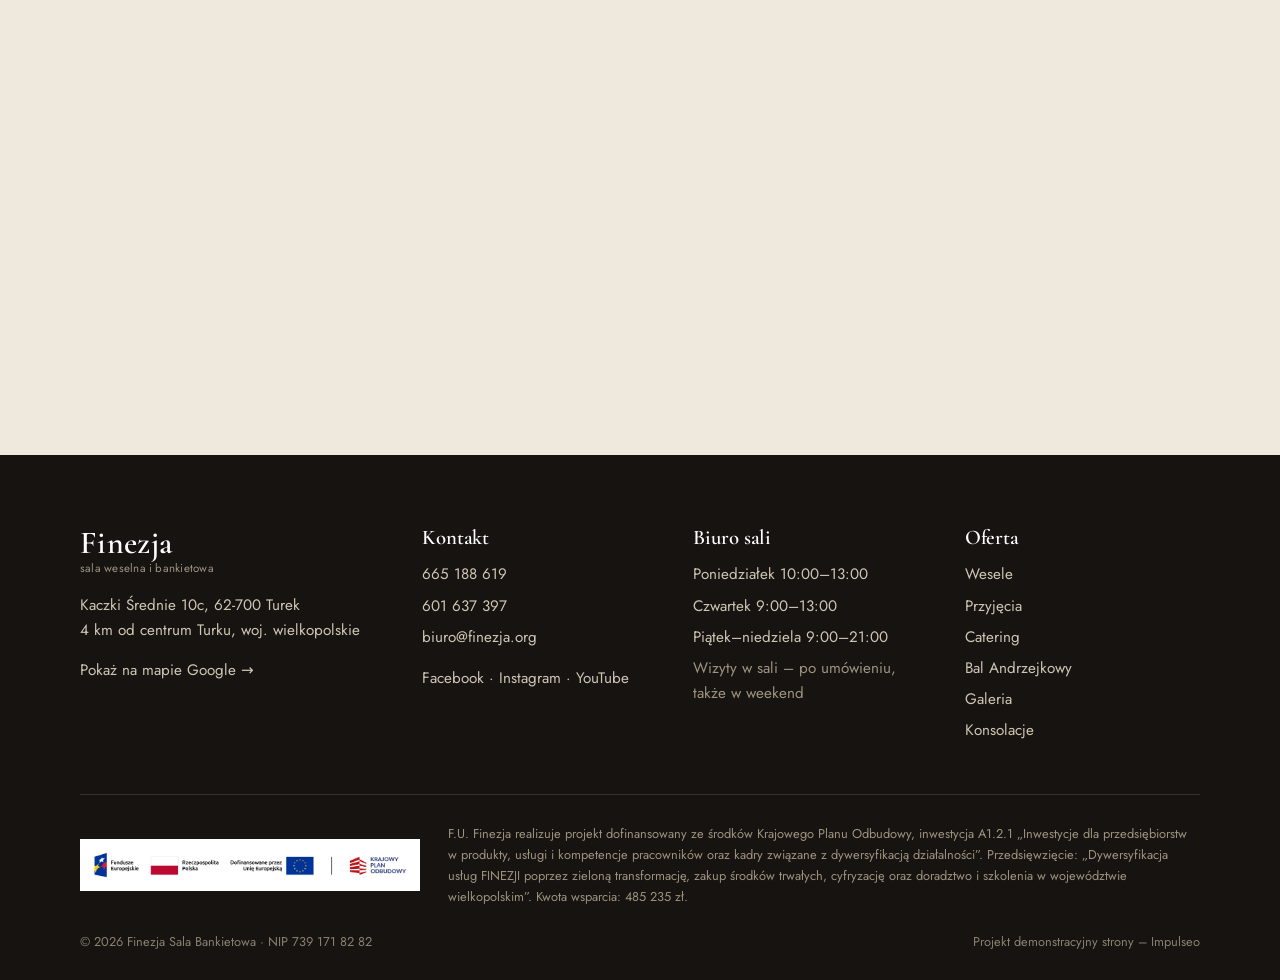
<file: kontakt/index.html>
<!doctype html>
<html lang="pl">
<head>
<meta charset="utf-8">
<meta name="viewport" content="width=device-width,initial-scale=1">
<title>Kontakt i rezerwacje – Sala Finezja, Kaczki Średnie 10c, Turek</title>
<meta name="description" content="Sala Finezja, Kaczki Średnie 10c, 62-700 Turek. Telefon 665 188 619, 601 637 397, e-mail biuro@finezja.org. Zapytaj o wolny termin wesela, osiemnastki, komunii lub przyjęcia firmowego.">
<link rel="canonical" href="https://impulseo-pl.github.io/finezja/kontakt/">
<meta property="og:type" content="website"><meta property="og:locale" content="pl_PL">
<meta property="og:title" content="Kontakt i rezerwacje – Sala Finezja, Kaczki Średnie 10c, Turek"><meta property="og:description" content="Sala Finezja, Kaczki Średnie 10c, 62-700 Turek. Telefon 665 188 619, 601 637 397, e-mail biuro@finezja.org. Zapytaj o wolny termin wesela, osiemnastki, komunii lub przyjęcia firmowego.">
<meta property="og:url" content="https://impulseo-pl.github.io/finezja/kontakt/"><meta property="og:image" content="https://impulseo-pl.github.io/finezja/img/og.jpg">
<meta name="theme-color" content="#161310">
<link rel="icon" href="../favicon.svg" type="image/svg+xml">
<link rel="preconnect" href="https://fonts.googleapis.com"><link rel="preconnect" href="https://fonts.gstatic.com" crossorigin>
<link href="https://fonts.googleapis.com/css2?family=Cormorant+Garamond:ital,wght@0,500;0,600;1,500&family=Jost:wght@400;500&display=swap" rel="stylesheet">
<link rel="preload" as="image" imagesrcset="../img/budynek-front-640.webp 640w, ../img/budynek-front-1100.webp 1100w, ../img/budynek-front-1600.webp 1600w" imagesizes="100vw">
<link rel="stylesheet" href="../assets/styles.css">
<script type="application/ld+json">{"@context": "https://schema.org", "@type": ["EventVenue", "Restaurant"], "@id": "https://impulseo-pl.github.io/finezja/#finezja", "name": "Finezja – sala weselna i bankietowa", "description": "Sala weselna i bankietowa dla 60–160 gości w Kaczkach Średnich, 4 km od Turku. Własna kuchnia, catering, noclegi, bezpłatny parking. Od 2010 roku.", "url": "https://impulseo-pl.github.io/finezja/", "image": "https://impulseo-pl.github.io/finezja/img/og.jpg", "telephone": "+48665188619", "email": "biuro@finezja.org", "address": {"@type": "PostalAddress", "streetAddress": "Kaczki Średnie 10c", "postalCode": "62-700", "addressLocality": "Turek", "addressRegion": "wielkopolskie", "addressCountry": "PL"}, "geo": {"@type": "GeoCoordinates", "latitude": 51.9715, "longitude": 18.521}, "maximumAttendeeCapacity": 160, "servesCuisine": "polska", "priceRange": "330–380 zł/os. (menu weselne 2026)", "vatID": "7391718282", "openingHoursSpecification": [{"@type": "OpeningHoursSpecification", "dayOfWeek": "Monday", "opens": "10:00", "closes": "13:00"}, {"@type": "OpeningHoursSpecification", "dayOfWeek": "Thursday", "opens": "09:00", "closes": "13:00"}, {"@type": "OpeningHoursSpecification", "dayOfWeek": ["Friday", "Saturday", "Sunday"], "opens": "09:00", "closes": "21:00"}], "sameAs": ["https://www.facebook.com/Finezja.sala.bankietowa", "https://www.instagram.com/sala.bankietowa.finezja/"], "amenityFeature": [{"@type": "LocationFeatureSpecification", "name": "Bezpłatny parking", "value": true}, {"@type": "LocationFeatureSpecification", "name": "Klimatyzacja", "value": true}, {"@type": "LocationFeatureSpecification", "name": "Noclegi", "value": true}, {"@type": "LocationFeatureSpecification", "name": "Własna kuchnia", "value": true}, {"@type": "LocationFeatureSpecification", "name": "Fotobudka", "value": true}, {"@type": "LocationFeatureSpecification", "name": "Kamera 360", "value": true}]}</script>
</head>
<body>
<a class="skip" href="#tresc">Przejdź do&nbsp;treści</a>
<header class="top"><div class="wrap">
<a class="brand" href="../" aria-label="Finezja – strona główna"><b>Finezja</b><span>sala weselna i&nbsp;bankietowa · Turek</span></a>
<nav class="nav" aria-label="Menu główne"><a href="../wesele/">Wesele</a><a href="../przyjecia/">Przyjęcia</a><a href="../catering/">Catering</a><a href="../bal-andrzejkowy/">Bal Andrzejkowy</a><a href="../galeria/">Galeria</a><a href="../kontakt/" aria-current=page>Kontakt</a></nav>
<a class="tel" href="tel:+48665188619">665 188 619</a>
<a class="btn" href="../kontakt/#zapytanie">Zapytaj o&nbsp;termin</a>
<button class="burger" aria-label="Menu" aria-expanded="false"><i></i><i></i><i></i></button>
</div></header>
<main id="tresc">
<section class="phead"><img src="../img/budynek-front-1100.webp" srcset="../img/budynek-front-640.webp 640w, ../img/budynek-front-1100.webp 1100w, ../img/budynek-front-1600.webp 1600w" sizes="100vw" width="1100" height="825" alt="" fetchpriority="high">
<div class="wrap"><div class="crumbs"><a href="../">Finezja</a> / Kontakt</div>
<p class="kicker">Kaczki Średnie 10c, Turek</p><h1>Kontakt i&nbsp;rezerwacje</h1><p class="lead">Zadzwoń, napisz albo przyjedź obejrzeć salę. Na zapytania odpowiadamy w&nbsp;godzinach pracy biura.</p></div></section>
<section><div class="wrap two">
<div>
<h2>Dane kontaktowe</h2>
<table class="spec">
<tr><th>Telefon</th><td><a href="tel:+48665188619">665 188 619</a><br><a href="tel:+48601637397">601 637 397</a></td></tr>
<tr><th>E-mail</th><td><a href="mailto:biuro@finezja.org">biuro@finezja.org</a></td></tr>
<tr><th>Adres</th><td>Finezja Sala Bankietowa<br>Kaczki Średnie 10c, 62-700 Turek<br><a href="https://www.google.com/maps/search/?api=1&query=Finezja+Sala+bankietowa+Kaczki+%C5%9Arednie+10c+Turek" target="_blank" rel="noopener">Wyznacz trasę w&nbsp;Google Maps</a></td></tr>
<tr><th>Biuro</th><td>poniedziałek 10:00–13:00<br>czwartek 9:00–13:00<br>piątek–niedziela 9:00–21:00</td></tr>
<tr><th>Dojazd</th><td>4 km od&nbsp;centrum Turku; z&nbsp;Konina i&nbsp;Koła drogą DK92; bezpłatny parking przy sali</td></tr>
<tr><th>NIP</th><td>739 171 82 82</td></tr>
</table>
<p class="muted small" style="margin-top:18px">Obserwuj nas: <a href="https://www.facebook.com/Finezja.sala.bankietowa" target="_blank" rel="noopener">Facebook</a> · <a href="https://www.instagram.com/sala.bankietowa.finezja/" target="_blank" rel="noopener">Instagram</a> · <a href="https://www.youtube.com/watch?v=g2kK5KW1re4" target="_blank" rel="noopener">YouTube</a></p>
</div>
<div id="zapytanie" style="scroll-margin-top:100px">
<h2>Zapytaj o&nbsp;wolny termin</h2>
<p class="muted">Podaj okazję i&nbsp;datę – sprawdzimy, czy sala jest wolna, i&nbsp;odezwiemy się z&nbsp;propozycją menu.</p>
<form class="form" novalidate>
<label class="f">Okazja<select name="okazja">
<option value="wesele">Wesele</option><option value="osiemnastka">Osiemnastka</option><option value="urodziny">Urodziny / jubileusz</option>
<option value="komunia">Komunia</option><option value="chrzciny">Chrzciny</option><option value="firma">Spotkanie firmowe</option>
<option value="konsolacja">Konsolacja</option><option value="catering">Catering</option><option value="inne">Inna okazja</option></select></label>
<label class="f">Liczba gości<input name="goscie" type="number" min="5" max="160" inputmode="numeric" placeholder="np. 100"></label>
<label class="f full">Data przyjęcia<input name="data" type="date"></label>
<p class="hint full" id="t-hint"></p>
<label class="f">Imię i&nbsp;nazwisko<input name="imie" autocomplete="name" required></label>
<label class="f">Telefon<input name="tel" type="tel" autocomplete="tel" inputmode="tel"></label>
<label class="f full">E-mail<input name="email" type="email" autocomplete="email"></label>
<label class="f full">Wiadomość<textarea name="tresc" placeholder="Dodatkowe pytania, np. o noclegi, menu, dekoracje"></textarea></label>
<label class="check full"><input type="checkbox" name="zgoda"> Zgadzam się na&nbsp;przetwarzanie moich danych przez Finezja Sala Bankietowa, Kaczki Średnie 10c, 62-700 Turek, w&nbsp;celu odpowiedzi na&nbsp;zapytanie.</label>
<div class="full"><button class="btn" type="submit">Wyślij zapytanie</button><p class="form-msg" role="status"></p></div>
</form>
</div>
</div></section>
<section class="sand" style="padding:0"><iframe class="map" style="min-height:460px;display:block" src="https://www.google.com/maps/embed?pb=!1m14!1m8!1m3!1d15606.95162728655!2d18.52099567459853!3d51.971505459897536!3m2!1i1024!2i768!4f13.1!3m3!1m2!1s0x471b1ef02f4fde83%3A0x8beb946e786d75f9!2sFinezja.%20Sala%20bankietowa-%20sala%20na%20wesele!5e0!3m2!1spl!2spl!4v1731493576537!5m2!1spl!2spl" loading="lazy" referrerpolicy="no-referrer-when-downgrade" title="Mapa dojazdu do sali Finezja"></iframe></section>
</main>
<footer class="foot"><div class="wrap">
<div class="cols">
<div><a class="brand" href="../"><b>Finezja</b><span>sala weselna i&nbsp;bankietowa</span></a>
<p style="margin-top:18px">Kaczki Średnie 10c, 62-700 Turek<br>4 km od&nbsp;centrum Turku, woj. wielkopolskie</p>
<p><a href="https://www.google.com/maps/search/?api=1&query=Finezja+Sala+bankietowa+Kaczki+%C5%9Arednie+10c+Turek" target="_blank" rel="noopener">Pokaż na&nbsp;mapie Google →</a></p></div>
<div><h4>Kontakt</h4><ul>
<li><a href="tel:+48665188619">665 188 619</a></li><li><a href="tel:+48601637397">601 637 397</a></li><li><a href="mailto:biuro@finezja.org">biuro@finezja.org</a></li>
<li style="margin-top:10px"><a href="https://www.facebook.com/Finezja.sala.bankietowa" target="_blank" rel="noopener">Facebook</a> · <a href="https://www.instagram.com/sala.bankietowa.finezja/" target="_blank" rel="noopener">Instagram</a> · <a href="https://www.youtube.com/watch?v=g2kK5KW1re4" target="_blank" rel="noopener">YouTube</a></li></ul></div>
<div><h4>Biuro sali</h4><ul><li>Poniedziałek 10:00–13:00</li><li>Czwartek 9:00–13:00</li><li>Piątek–niedziela 9:00–21:00</li><li class="muted" style="color:#9d927f">Wizyty w&nbsp;sali – po&nbsp;umówieniu, także w&nbsp;weekend</li></ul></div>
<div><h4>Oferta</h4><ul><li><a href="../wesele/">Wesele</a></li><li><a href="../przyjecia/">Przyjęcia</a></li><li><a href="../catering/">Catering</a></li><li><a href="../bal-andrzejkowy/">Bal Andrzejkowy</a></li><li><a href="../galeria/">Galeria</a></li><li><a href="../przyjecia/#konsolacja">Konsolacje</a></li></ul></div>
</div>
<div class="kpo"><img src="../img/kpo.webp" width="340" height="55" alt="Fundusze Europejskie, Rzeczpospolita Polska, Unia Europejska – NextGenerationEU" loading="lazy">
<p style="margin:0">F.U. Finezja realizuje projekt dofinansowany ze&nbsp;środków Krajowego Planu Odbudowy, inwestycja A1.2.1 „Inwestycje dla przedsiębiorstw w&nbsp;produkty, usługi i&nbsp;kompetencje pracowników oraz kadry związane z&nbsp;dywersyfikacją działalności”. Przedsięwzięcie: „Dywersyfikacja usług FINEZJI poprzez zieloną transformację, zakup środków trwałych, cyfryzację oraz doradztwo i&nbsp;szkolenia w&nbsp;województwie wielkopolskim”. Kwota wsparcia: 485 235 zł.</p></div>
<div class="legal"><span>© 2026 Finezja Sala Bankietowa · NIP 739 171 82 82</span><span>Projekt demonstracyjny strony – Impulseo</span></div>
</div></footer>
<nav class="callbar" aria-label="Szybki kontakt"><a href="tel:+48665188619">Zadzwoń</a><a href="../kontakt/#zapytanie">Zapytaj o&nbsp;termin</a></nav>
<script src="../assets/app.js" defer></script>
<script src="../assets/licznik.js" defer></script>
</body></html>
</file>
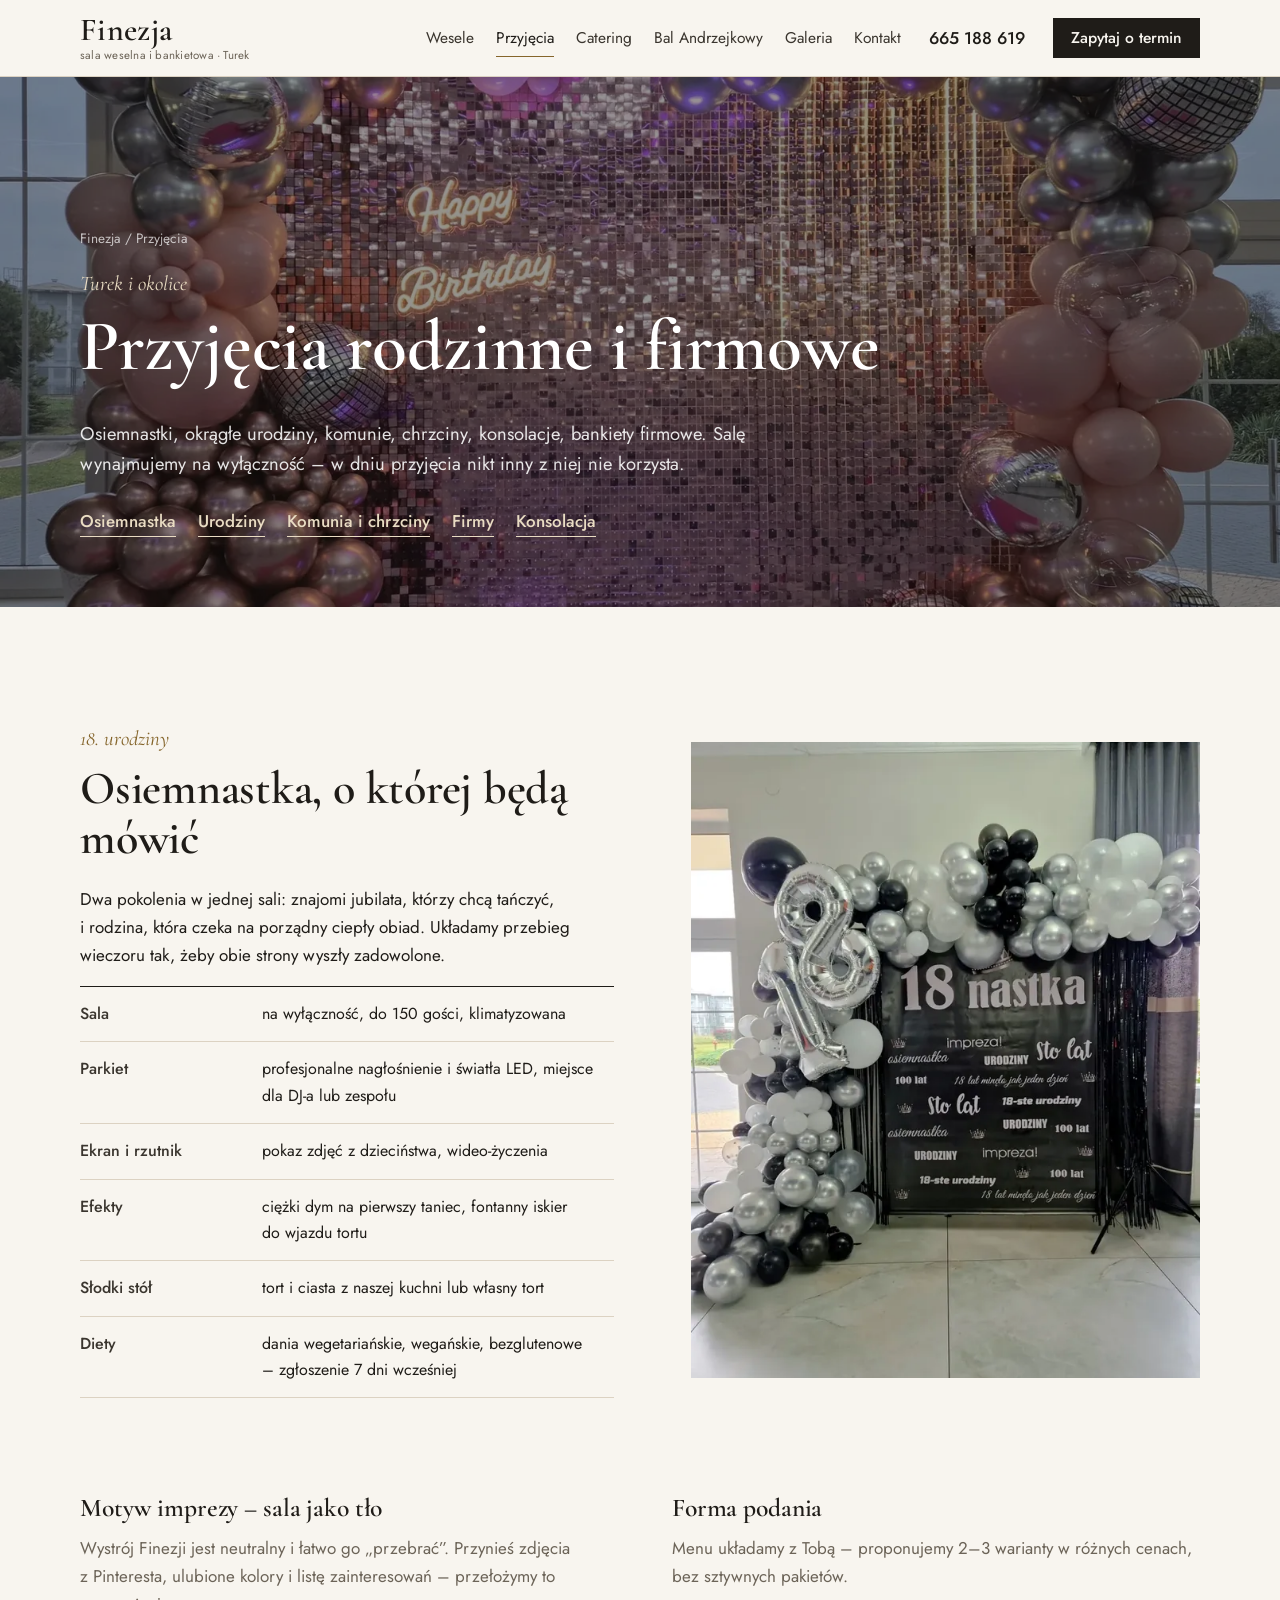
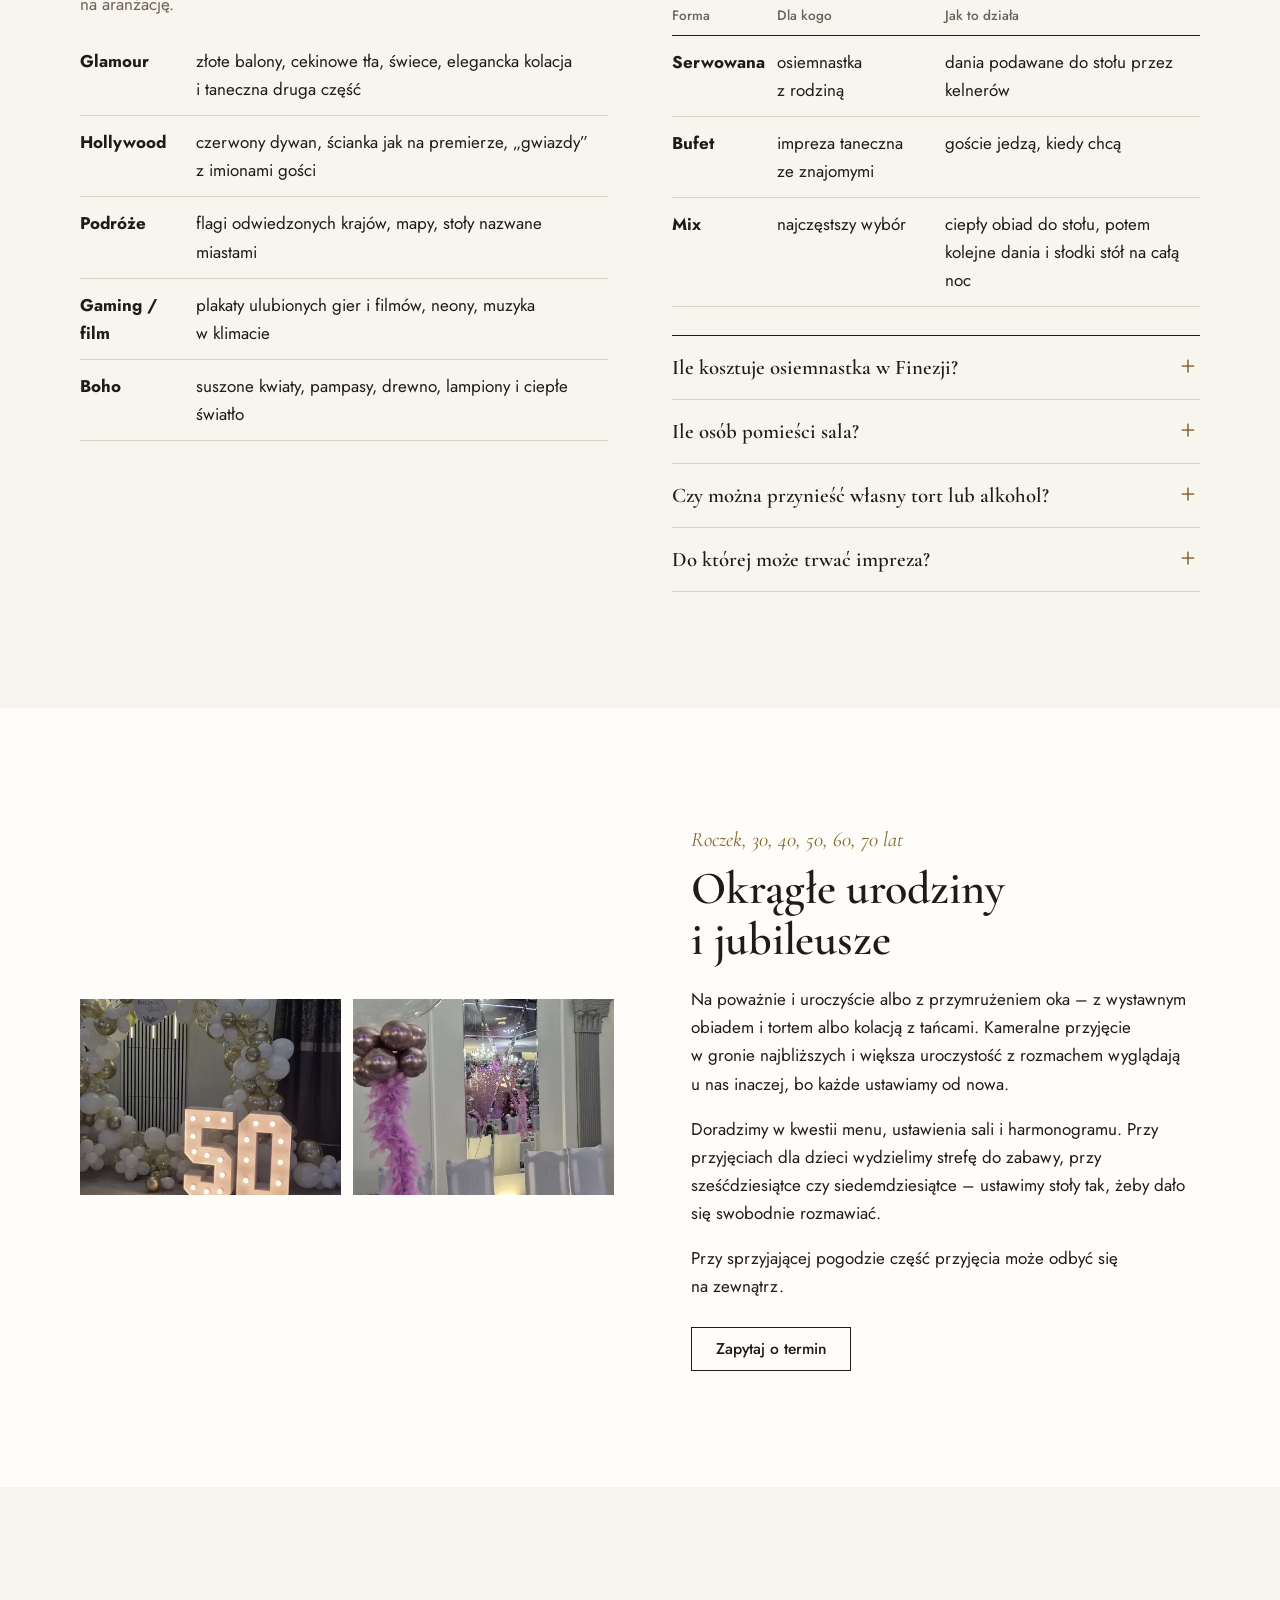
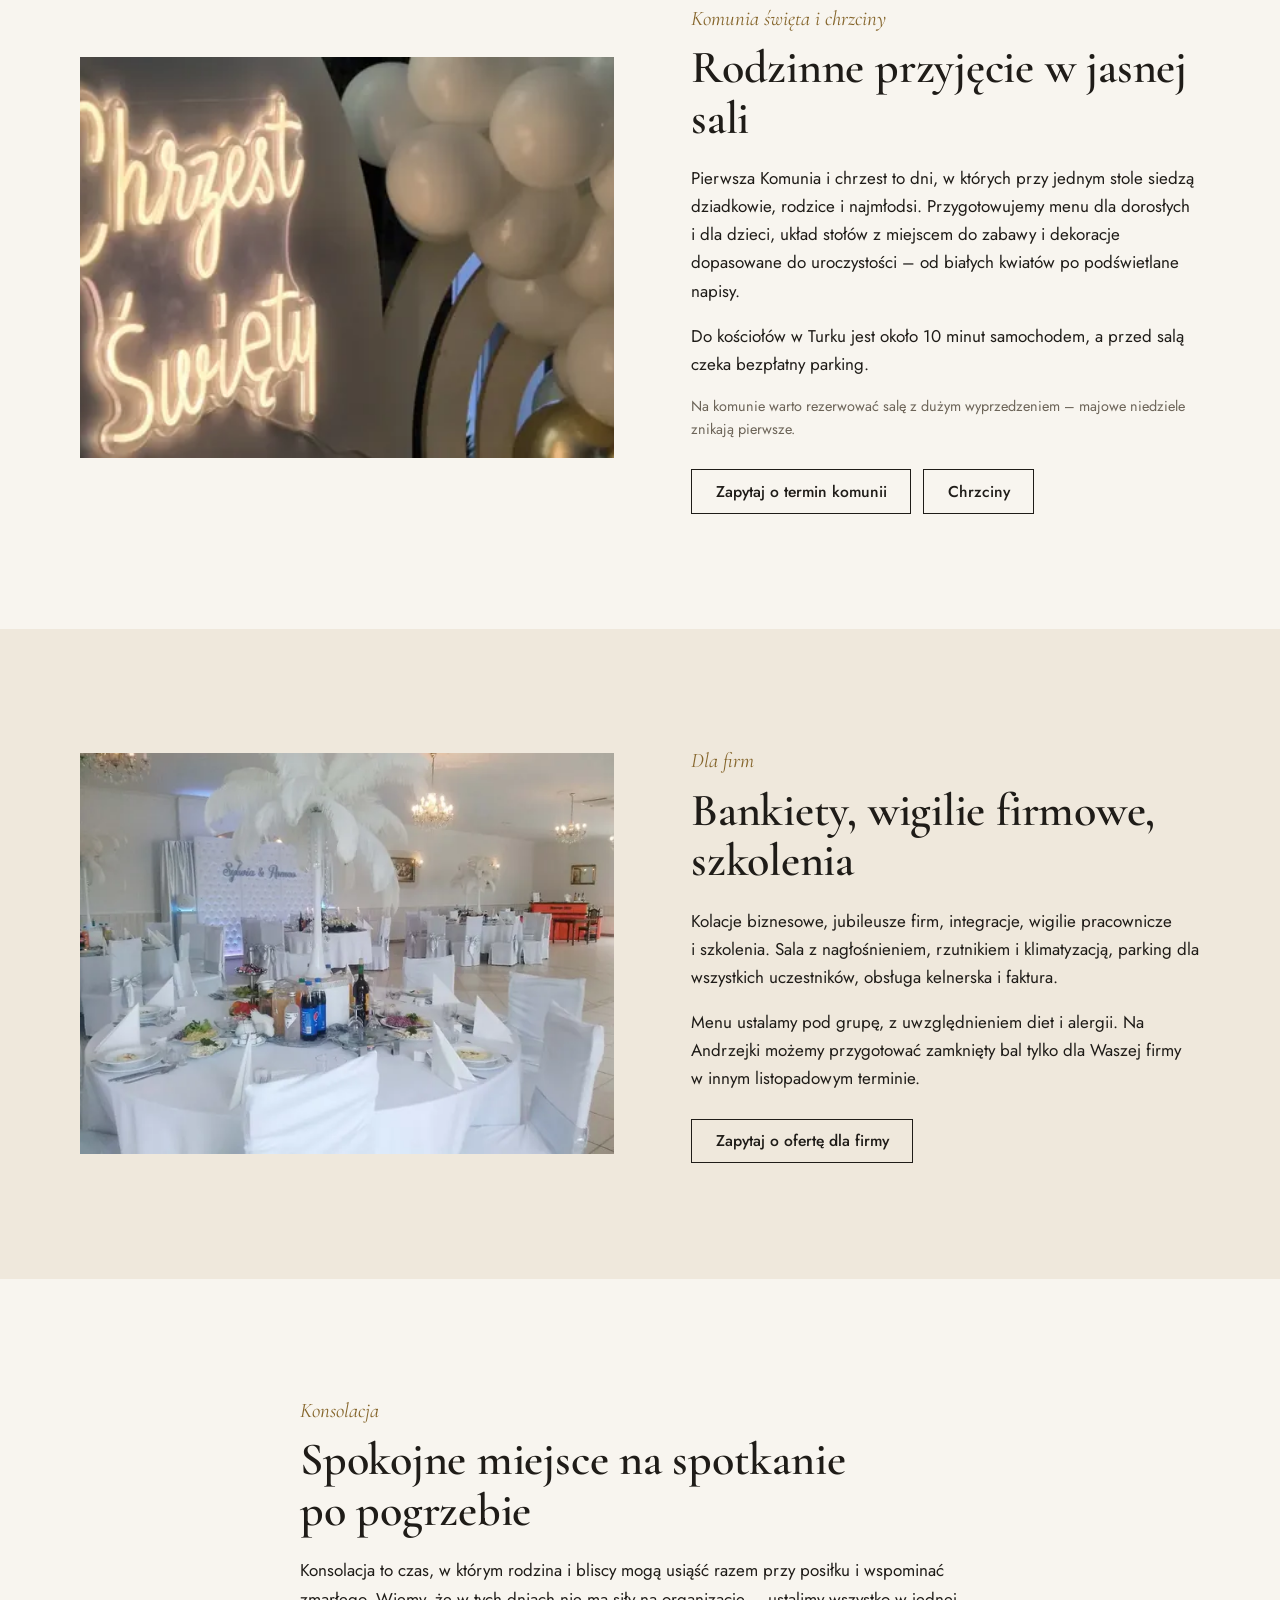
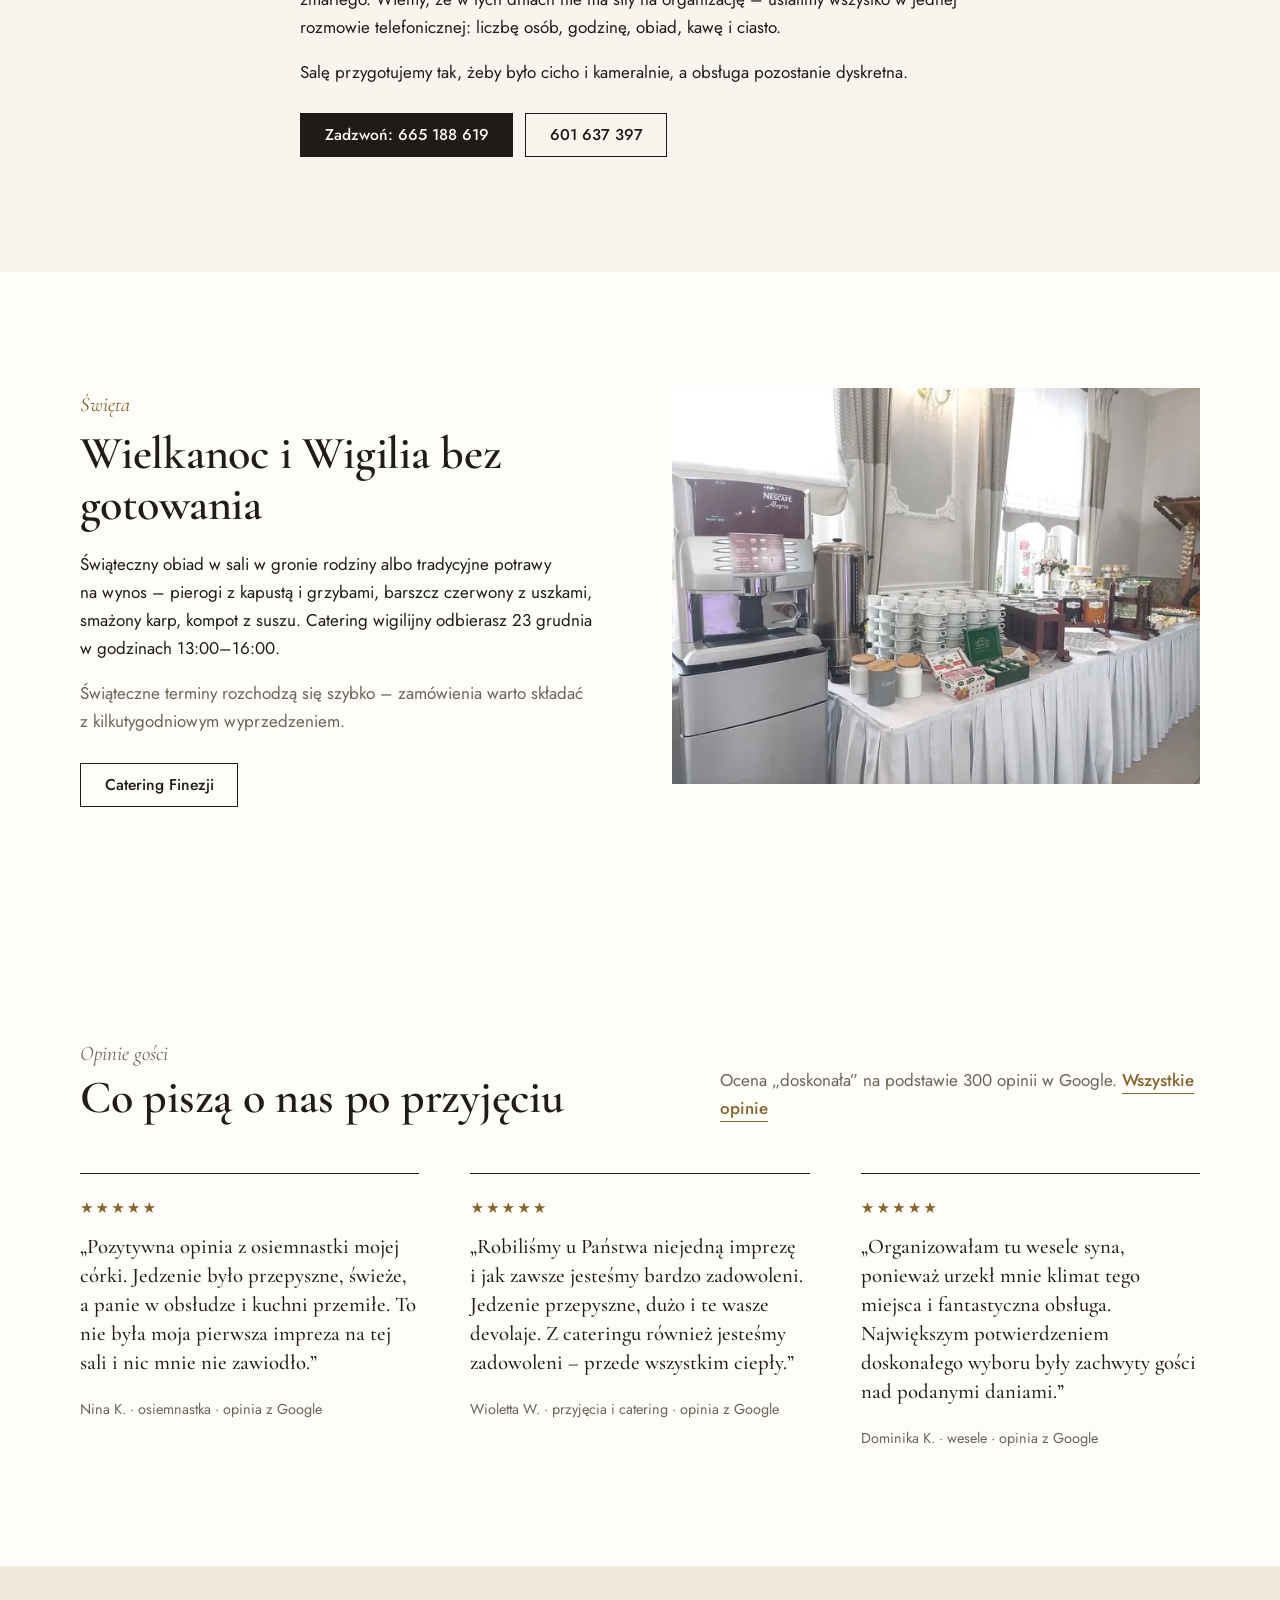
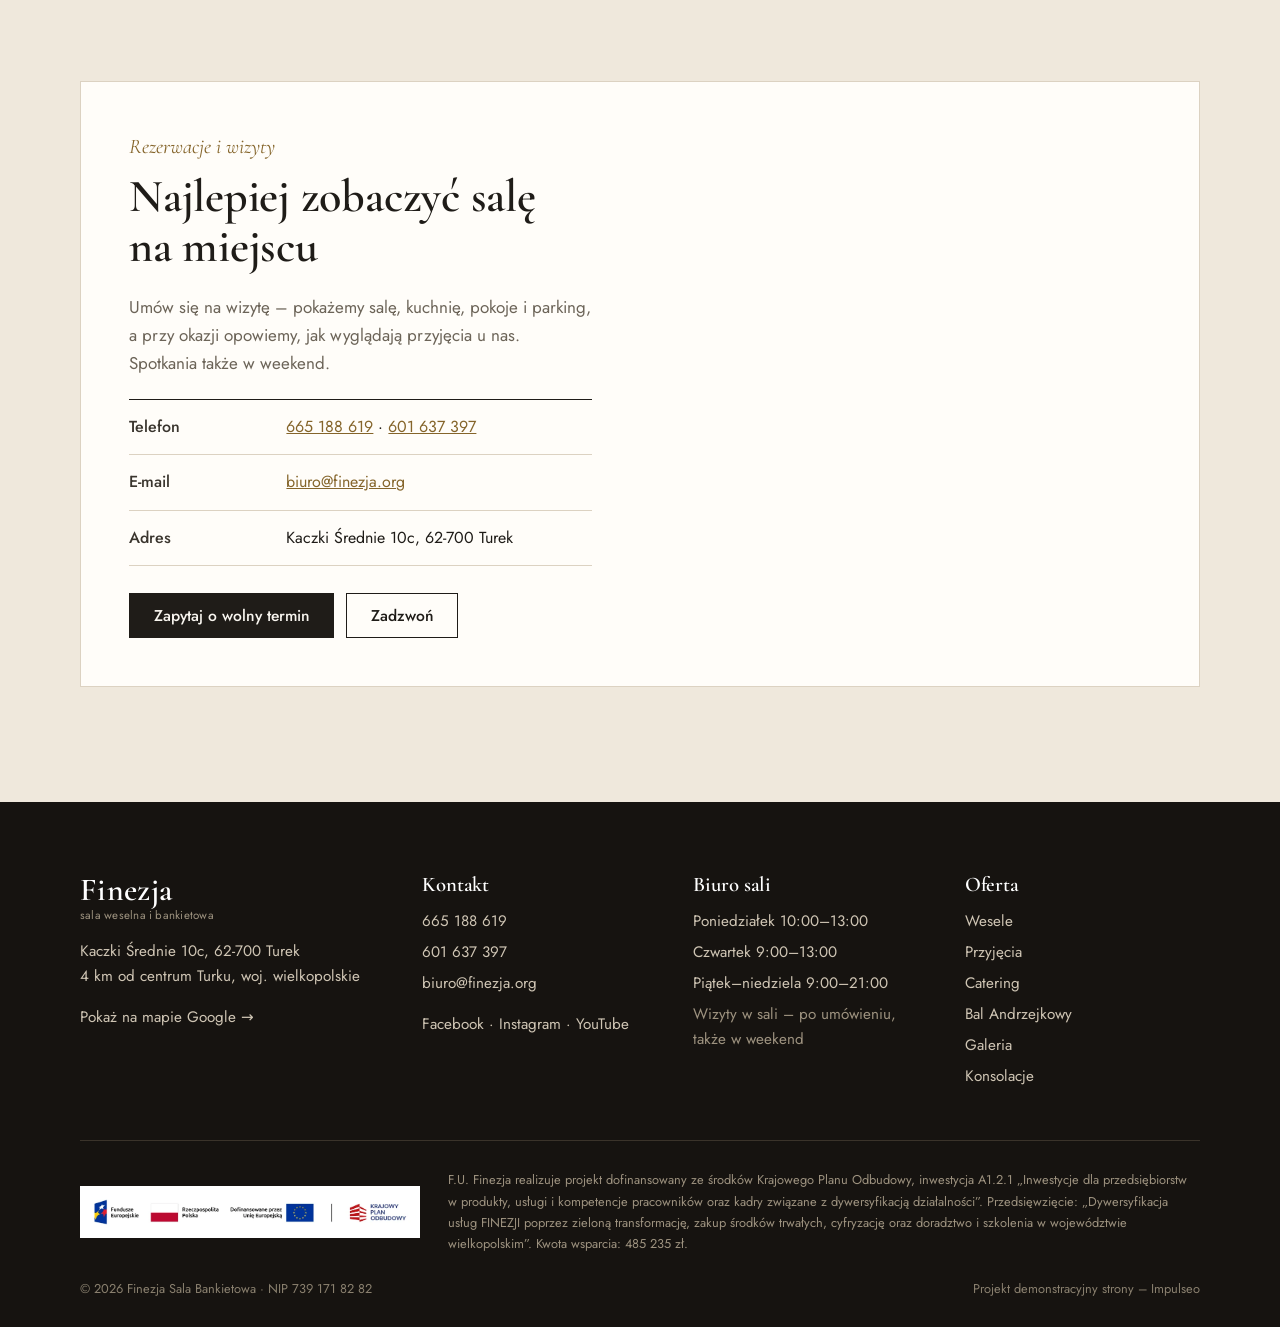
<file: przyjecia/index.html>
<!doctype html>
<html lang="pl">
<head>
<meta charset="utf-8">
<meta name="viewport" content="width=device-width,initial-scale=1">
<title>Sala na osiemnastkę, urodziny, komunię i chrzciny – Turek | Finezja</title>
<meta name="description" content="Przyjęcia okolicznościowe pod Turkiem: osiemnastki, okrągłe urodziny, komunie, chrzciny, konsolacje i spotkania firmowe. Sala na wyłączność, własna kuchnia, parking.">
<link rel="canonical" href="https://impulseo-pl.github.io/finezja/przyjecia/">
<meta property="og:type" content="website"><meta property="og:locale" content="pl_PL">
<meta property="og:title" content="Sala na osiemnastkę, urodziny, komunię i chrzciny – Turek | Finezja"><meta property="og:description" content="Przyjęcia okolicznościowe pod Turkiem: osiemnastki, okrągłe urodziny, komunie, chrzciny, konsolacje i spotkania firmowe. Sala na wyłączność, własna kuchnia, parking.">
<meta property="og:url" content="https://impulseo-pl.github.io/finezja/przyjecia/"><meta property="og:image" content="https://impulseo-pl.github.io/finezja/img/og.jpg">
<meta name="theme-color" content="#161310">
<link rel="icon" href="../favicon.svg" type="image/svg+xml">
<link rel="preconnect" href="https://fonts.googleapis.com"><link rel="preconnect" href="https://fonts.gstatic.com" crossorigin>
<link href="https://fonts.googleapis.com/css2?family=Cormorant+Garamond:ital,wght@0,500;0,600;1,500&family=Jost:wght@400;500&display=swap" rel="stylesheet">
<link rel="preload" as="image" imagesrcset="../img/urodziny-scianka-640.webp 640w, ../img/urodziny-scianka-1100.webp 1100w, ../img/urodziny-scianka-1600.webp 1600w" imagesizes="100vw">
<link rel="stylesheet" href="../assets/styles.css">
<script type="application/ld+json">{"@context": "https://schema.org", "@type": ["EventVenue", "Restaurant"], "@id": "https://impulseo-pl.github.io/finezja/#finezja", "name": "Finezja – sala weselna i bankietowa", "description": "Sala weselna i bankietowa dla 60–160 gości w Kaczkach Średnich, 4 km od Turku. Własna kuchnia, catering, noclegi, bezpłatny parking. Od 2010 roku.", "url": "https://impulseo-pl.github.io/finezja/", "image": "https://impulseo-pl.github.io/finezja/img/og.jpg", "telephone": "+48665188619", "email": "biuro@finezja.org", "address": {"@type": "PostalAddress", "streetAddress": "Kaczki Średnie 10c", "postalCode": "62-700", "addressLocality": "Turek", "addressRegion": "wielkopolskie", "addressCountry": "PL"}, "geo": {"@type": "GeoCoordinates", "latitude": 51.9715, "longitude": 18.521}, "maximumAttendeeCapacity": 160, "servesCuisine": "polska", "priceRange": "330–380 zł/os. (menu weselne 2026)", "vatID": "7391718282", "openingHoursSpecification": [{"@type": "OpeningHoursSpecification", "dayOfWeek": "Monday", "opens": "10:00", "closes": "13:00"}, {"@type": "OpeningHoursSpecification", "dayOfWeek": "Thursday", "opens": "09:00", "closes": "13:00"}, {"@type": "OpeningHoursSpecification", "dayOfWeek": ["Friday", "Saturday", "Sunday"], "opens": "09:00", "closes": "21:00"}], "sameAs": ["https://www.facebook.com/Finezja.sala.bankietowa", "https://www.instagram.com/sala.bankietowa.finezja/"], "amenityFeature": [{"@type": "LocationFeatureSpecification", "name": "Bezpłatny parking", "value": true}, {"@type": "LocationFeatureSpecification", "name": "Klimatyzacja", "value": true}, {"@type": "LocationFeatureSpecification", "name": "Noclegi", "value": true}, {"@type": "LocationFeatureSpecification", "name": "Własna kuchnia", "value": true}, {"@type": "LocationFeatureSpecification", "name": "Fotobudka", "value": true}, {"@type": "LocationFeatureSpecification", "name": "Kamera 360", "value": true}]}</script><script type="application/ld+json">{"@context": "https://schema.org", "@type": "FAQPage", "mainEntity": [{"@type": "Question", "name": "Ile kosztuje osiemnastka w Finezji?", "acceptedAnswer": {"@type": "Answer", "text": "Cena zależy od liczby gości, menu i atrakcji. Przygotowujemy indywidualną wycenę – po kontakcie ofertę dostaniesz w ciągu 24 godzin."}}, {"@type": "Question", "name": "Ile osób pomieści sala?", "acceptedAnswer": {"@type": "Answer", "text": "Komfortowo do 150 gości przy osiemnastce z parkietem. Organizujemy też mniejsze, kameralne przyjęcia."}}, {"@type": "Question", "name": "Czy można przynieść własny tort lub alkohol?", "acceptedAnswer": {"@type": "Answer", "text": "Tak – szczegóły ustalamy przy rezerwacji."}}, {"@type": "Question", "name": "Do której może trwać impreza?", "acceptedAnswer": {"@type": "Answer", "text": "Sala stoi z dala od zabudowań mieszkalnych, więc zabawa może trwać do późnych godzin nocnych – godzinę ustalamy przy rezerwacji."}}]}</script>
</head>
<body>
<a class="skip" href="#tresc">Przejdź do&nbsp;treści</a>
<header class="top"><div class="wrap">
<a class="brand" href="../" aria-label="Finezja – strona główna"><b>Finezja</b><span>sala weselna i&nbsp;bankietowa · Turek</span></a>
<nav class="nav" aria-label="Menu główne"><a href="../wesele/">Wesele</a><a href="../przyjecia/" aria-current=page>Przyjęcia</a><a href="../catering/">Catering</a><a href="../bal-andrzejkowy/">Bal Andrzejkowy</a><a href="../galeria/">Galeria</a><a href="../kontakt/">Kontakt</a></nav>
<a class="tel" href="tel:+48665188619">665 188 619</a>
<a class="btn" href="../kontakt/#zapytanie">Zapytaj o&nbsp;termin</a>
<button class="burger" aria-label="Menu" aria-expanded="false"><i></i><i></i><i></i></button>
</div></header>
<main id="tresc">
<section class="phead"><img src="../img/urodziny-scianka-1100.webp" srcset="../img/urodziny-scianka-640.webp 640w, ../img/urodziny-scianka-1100.webp 1100w, ../img/urodziny-scianka-1600.webp 1600w" sizes="100vw" width="1100" height="508" alt="" fetchpriority="high">
<div class="wrap"><div class="crumbs"><a href="../">Finezja</a> / Przyjęcia</div>
<p class="kicker">Turek i&nbsp;okolice</p><h1>Przyjęcia rodzinne i&nbsp;firmowe</h1><p class="lead">Osiemnastki, okrągłe urodziny, komunie, chrzciny, konsolacje, bankiety firmowe. Salę wynajmujemy na&nbsp;wyłączność – w&nbsp;dniu przyjęcia nikt inny z&nbsp;niej nie korzysta.</p><div class="actions" style="gap:6px 22px"><a class="link" style="color:#e9dcc3" href="#osiemnastka">Osiemnastka</a><a class="link" style="color:#e9dcc3" href="#urodziny">Urodziny</a><a class="link" style="color:#e9dcc3" href="#komunia">Komunia i&nbsp;chrzciny</a><a class="link" style="color:#e9dcc3" href="#firmy">Firmy</a><a class="link" style="color:#e9dcc3" href="#konsolacja">Konsolacja</a></div></div></section>
<section id="osiemnastka" style="scroll-margin-top:80px"><div class="wrap">
<div class="row">
<div><p class="kicker">18. urodziny</p><h2>Osiemnastka, o&nbsp;której będą mówić</h2>
<p>Dwa pokolenia w&nbsp;jednej sali: znajomi jubilata, którzy chcą tańczyć, i&nbsp;rodzina, która czeka na&nbsp;porządny ciepły obiad. Układamy przebieg wieczoru tak, żeby obie strony wyszły zadowolone.</p>
<table class="spec">
<tr><th>Sala</th><td>na wyłączność, do&nbsp;150 gości, klimatyzowana</td></tr>
<tr><th>Parkiet</th><td>profesjonalne nagłośnienie i&nbsp;światła LED, miejsce dla DJ-a lub zespołu</td></tr>
<tr><th>Ekran i&nbsp;rzutnik</th><td>pokaz zdjęć z&nbsp;dzieciństwa, wideo-życzenia</td></tr>
<tr><th>Efekty</th><td>ciężki dym na&nbsp;pierwszy taniec, fontanny iskier do&nbsp;wjazdu tortu</td></tr>
<tr><th>Słodki stół</th><td>tort i&nbsp;ciasta z&nbsp;naszej kuchni lub własny tort</td></tr>
<tr><th>Diety</th><td>dania wegetariańskie, wegańskie, bezglutenowe – zgłoszenie 7 dni wcześniej</td></tr>
</table></div>
<figure class="tall"><img src="../img/osiemnastka-640.webp" srcset="../img/osiemnastka-640.webp 640w" sizes="(max-width:860px) 100vw, 50vw" width="640" height="853" alt="Ścianka na osiemnastkę z balonami i cyfrą 18" loading="lazy" decoding="async"></figure>
</div>

<div class="two" style="margin-top:clamp(56px,8vw,96px)">
<div><h3>Motyw imprezy – sala jako tło</h3>
<p class="muted">Wystrój Finezji jest neutralny i&nbsp;łatwo go „przebrać”. Przynieś zdjęcia z&nbsp;Pinteresta, ulubione kolory i&nbsp;listę zainteresowań – przełożymy to na&nbsp;aranżację.</p>
<table class="list"><tbody>
<tr><td><b>Glamour</b></td><td>złote balony, cekinowe tła, świece, elegancka kolacja i&nbsp;taneczna druga część</td></tr>
<tr><td><b>Hollywood</b></td><td>czerwony dywan, ścianka jak na&nbsp;premierze, „gwiazdy” z&nbsp;imionami gości</td></tr>
<tr><td><b>Podróże</b></td><td>flagi odwiedzonych krajów, mapy, stoły nazwane miastami</td></tr>
<tr><td><b>Gaming / film</b></td><td>plakaty ulubionych gier i&nbsp;filmów, neony, muzyka w&nbsp;klimacie</td></tr>
<tr><td><b>Boho</b></td><td>suszone kwiaty, pampasy, drewno, lampiony i&nbsp;ciepłe światło</td></tr>
</tbody></table></div>
<div><h3>Forma podania</h3>
<p class="muted">Menu układamy z&nbsp;Tobą – proponujemy 2–3 warianty w&nbsp;różnych cenach, bez sztywnych pakietów.</p>
<table class="list"><thead><tr><th>Forma</th><th>Dla kogo</th><th>Jak to działa</th></tr></thead><tbody>
<tr><td><b>Serwowana</b></td><td>osiemnastka z&nbsp;rodziną</td><td>dania podawane do&nbsp;stołu przez kelnerów</td></tr>
<tr><td><b>Bufet</b></td><td>impreza taneczna ze&nbsp;znajomymi</td><td>goście jedzą, kiedy chcą</td></tr>
<tr><td><b>Mix</b></td><td>najczęstszy wybór</td><td>ciepły obiad do&nbsp;stołu, potem kolejne dania i&nbsp;słodki stół na&nbsp;całą noc</td></tr>
</tbody></table>
<div style="margin-top:28px"><div class="faq"><details><summary>Ile kosztuje osiemnastka w&nbsp;Finezji?</summary><div><p>Cena zależy od&nbsp;liczby gości, menu i&nbsp;atrakcji. Przygotowujemy indywidualną wycenę – po&nbsp;kontakcie ofertę dostaniesz w&nbsp;ciągu 24 godzin.</p></div></details><details><summary>Ile osób pomieści sala?</summary><div><p>Komfortowo do&nbsp;150 gości przy osiemnastce z&nbsp;parkietem. Organizujemy też mniejsze, kameralne przyjęcia.</p></div></details><details><summary>Czy można przynieść własny tort lub alkohol?</summary><div><p>Tak – szczegóły ustalamy przy rezerwacji.</p></div></details><details><summary>Do której może trwać impreza?</summary><div><p>Sala stoi z&nbsp;dala od&nbsp;zabudowań mieszkalnych, więc zabawa może trwać do&nbsp;późnych godzin nocnych – godzinę ustalamy przy rezerwacji.</p></div></details></div></div></div>
</div></div></section>

<section id="urodziny" class="white" style="scroll-margin-top:80px"><div class="wrap">
<div class="row flip">
<div><p class="kicker">Roczek, 30, 40, 50, 60, 70 lat</p><h2>Okrągłe urodziny i&nbsp;jubileusze</h2>
<p>Na poważnie i&nbsp;uroczyście albo z&nbsp;przymrużeniem oka – z&nbsp;wystawnym obiadem i&nbsp;tortem albo kolacją z&nbsp;tańcami. Kameralne przyjęcie w&nbsp;gronie najbliższych i&nbsp;większa uroczystość z&nbsp;rozmachem wyglądają u&nbsp;nas inaczej, bo każde ustawiamy od&nbsp;nowa.</p>
<p>Doradzimy w&nbsp;kwestii menu, ustawienia sali i&nbsp;harmonogramu. Przy przyjęciach dla dzieci wydzielimy strefę do&nbsp;zabawy, przy sześćdziesiątce czy siedemdziesiątce – ustawimy stoły tak, żeby dało się swobodnie rozmawiać.</p>
<p>Przy sprzyjającej pogodzie część przyjęcia może odbyć się na&nbsp;zewnątrz.</p>
<div class="actions"><a class="btn ghost" href="../kontakt/?okazja=urodziny#zapytanie">Zapytaj o&nbsp;termin</a></div></div>
<div style="display:grid;grid-template-columns:1fr 1fr;gap:12px">
<figure style="margin:0"><img src="../img/urodziny-50-462.webp" srcset="../img/urodziny-50-462.webp 462w" sizes="25vw" width="462" height="1000" alt="Dekoracja na 50. urodziny z podświetlaną cyfrą" loading="lazy" decoding="async"></figure>
<figure style="margin:0"><img src="../img/urodziny-pion-462.webp" srcset="../img/urodziny-pion-462.webp 462w" sizes="25vw" width="462" height="1000" alt="Dekoracja urodzinowa z balonami" loading="lazy" decoding="async"></figure></div>
</div></div></section>

<section id="komunia" style="scroll-margin-top:80px"><div class="wrap">
<div class="row">
<figure><img src="../img/chrzest-balony-1100.webp" srcset="../img/chrzest-balony-640.webp 640w, ../img/chrzest-balony-1100.webp 1100w, ../img/chrzest-balony-1600.webp 1600w" sizes="(max-width:860px) 100vw, 50vw" width="1100" height="508" alt="Dekoracja na chrzest z neonem i balonami" loading="lazy" decoding="async"></figure>
<div><p class="kicker">Komunia święta i&nbsp;chrzciny</p><h2>Rodzinne przyjęcie w&nbsp;jasnej sali</h2>
<p>Pierwsza Komunia i&nbsp;chrzest to dni, w&nbsp;których przy jednym stole siedzą dziadkowie, rodzice i&nbsp;najmłodsi. Przygotowujemy menu dla dorosłych i&nbsp;dla dzieci, układ stołów z&nbsp;miejscem do&nbsp;zabawy i&nbsp;dekoracje dopasowane do&nbsp;uroczystości – od&nbsp;białych kwiatów po&nbsp;podświetlane napisy.</p>
<p>Do kościołów w&nbsp;Turku jest około 10 minut samochodem, a&nbsp;przed salą czeka bezpłatny parking.</p>
<p class="muted small">Na komunie warto rezerwować salę z&nbsp;dużym wyprzedzeniem – majowe niedziele znikają pierwsze.</p>
<div class="actions"><a class="btn ghost" href="../kontakt/?okazja=komunia#zapytanie">Zapytaj o&nbsp;termin komunii</a><a class="btn ghost" href="../kontakt/?okazja=chrzciny#zapytanie">Chrzciny</a></div></div>
</div></div></section>

<section id="firmy" class="sand" style="scroll-margin-top:80px"><div class="wrap">
<div class="row flip">
<div><p class="kicker">Dla firm</p><h2>Bankiety, wigilie firmowe, szkolenia</h2>
<p>Kolacje biznesowe, jubileusze firm, integracje, wigilie pracownicze i&nbsp;szkolenia. Sala z&nbsp;nagłośnieniem, rzutnikiem i&nbsp;klimatyzacją, parking dla wszystkich uczestników, obsługa kelnerska i&nbsp;faktura.</p>
<p>Menu ustalamy pod grupę, z&nbsp;uwzględnieniem diet i&nbsp;alergii. Na Andrzejki możemy przygotować zamknięty bal tylko dla Waszej firmy w&nbsp;innym listopadowym terminie.</p>
<div class="actions"><a class="btn ghost" href="../kontakt/?okazja=firma#zapytanie">Zapytaj o&nbsp;ofertę dla firmy</a></div></div>
<figure><img src="../img/sala-okragle-1100.webp" srcset="../img/sala-okragle-640.webp 640w, ../img/sala-okragle-1100.webp 1100w" sizes="(max-width:860px) 100vw, 50vw" width="1100" height="825" alt="Sala z okrągłymi stołami ustawiona na przyjęcie" loading="lazy" decoding="async"></figure>
</div></div></section>

<section id="konsolacja" style="scroll-margin-top:80px"><div class="wrap narrow">
<p class="kicker">Konsolacja</p><h2>Spokojne miejsce na&nbsp;spotkanie po&nbsp;pogrzebie</h2>
<p>Konsolacja to czas, w&nbsp;którym rodzina i&nbsp;bliscy mogą usiąść razem przy posiłku i&nbsp;wspominać zmarłego. Wiemy, że w&nbsp;tych dniach nie ma siły na&nbsp;organizację – ustalimy wszystko w&nbsp;jednej rozmowie telefonicznej: liczbę osób, godzinę, obiad, kawę i&nbsp;ciasto.</p>
<p>Salę przygotujemy tak, żeby było cicho i&nbsp;kameralnie, a&nbsp;obsługa pozostanie dyskretna.</p>
<div class="actions"><a class="btn" href="tel:+48665188619">Zadzwoń: 665 188 619</a><a class="btn ghost" href="tel:+48601637397">601 637 397</a></div>
</div></section>

<section class="white"><div class="wrap two">
<div><p class="kicker">Święta</p><h2>Wielkanoc i&nbsp;Wigilia bez gotowania</h2>
<p>Świąteczny obiad w&nbsp;sali w&nbsp;gronie rodziny albo tradycyjne potrawy na&nbsp;wynos – pierogi z&nbsp;kapustą i&nbsp;grzybami, barszcz czerwony z&nbsp;uszkami, smażony karp, kompot z&nbsp;suszu. Catering wigilijny odbierasz 23 grudnia w&nbsp;godzinach 13:00–16:00.</p>
<p class="muted">Świąteczne terminy rozchodzą się szybko – zamówienia warto składać z&nbsp;kilkutygodniowym wyprzedzeniem.</p>
<div class="actions"><a class="btn ghost" href="../catering/">Catering Finezji</a></div></div>
<figure style="margin:0"><img src="../img/kawa-1100.webp" srcset="../img/kawa-640.webp 640w, ../img/kawa-1100.webp 1100w, ../img/kawa-1600.webp 1600w" sizes="(max-width:860px) 100vw, 50vw" width="1100" height="825" alt="Stół z kawą, herbatą i ciastami w sali Finezja" loading="lazy" decoding="async"></figure>
</div></section>
<section class="white"><div class="wrap">
<div class="sec-head"><div><p class="kicker">Opinie gości</p><h2>Co piszą o&nbsp;nas po&nbsp;przyjęciu</h2></div>
<p>Ocena „doskonała” na&nbsp;podstawie 300 opinii w&nbsp;Google. <a class="link" href="https://maps.google.com/?cid=10082315392986740217" target="_blank" rel="noopener">Wszystkie opinie</a></p></div>
<div class="quotes"><figure class="quote"><div class="stars" aria-label="5 na 5">★★★★★</div><p>„Pozytywna opinia z&nbsp;osiemnastki mojej córki. Jedzenie było przepyszne, świeże, a&nbsp;panie w&nbsp;obsłudze i&nbsp;kuchni przemiłe. To nie była moja pierwsza impreza na&nbsp;tej sali i&nbsp;nic mnie nie zawiodło.”</p><footer>Nina K. · osiemnastka · opinia z&nbsp;Google</footer></figure><figure class="quote"><div class="stars" aria-label="5 na 5">★★★★★</div><p>„Robiliśmy u&nbsp;Państwa niejedną imprezę i&nbsp;jak zawsze jesteśmy bardzo zadowoleni. Jedzenie przepyszne, dużo i&nbsp;te wasze devolaje. Z cateringu również jesteśmy zadowoleni – przede wszystkim ciepły.”</p><footer>Wioletta W. · przyjęcia i&nbsp;catering · opinia z&nbsp;Google</footer></figure><figure class="quote"><div class="stars" aria-label="5 na 5">★★★★★</div><p>„Organizowałam tu wesele syna, ponieważ urzekł mnie klimat tego miejsca i&nbsp;fantastyczna obsługa. Największym potwierdzeniem doskonałego wyboru były zachwyty gości nad podanymi daniami.”</p><footer>Dominika K. · wesele · opinia z&nbsp;Google</footer></figure></div></div></section>
<section class="sand"><div class="wrap"><div class="contact-grid">
<div><p class="kicker">Rezerwacje i&nbsp;wizyty</p><h2>Najlepiej zobaczyć salę na&nbsp;miejscu</h2><p class="muted">Umów się na&nbsp;wizytę – pokażemy salę, kuchnię, pokoje i&nbsp;parking, a&nbsp;przy okazji opowiemy, jak wyglądają przyjęcia u&nbsp;nas. Spotkania także w&nbsp;weekend.</p>
<table class="spec" style="margin-top:22px"><tr><th>Telefon</th><td><a href="tel:+48665188619">665 188 619</a> · <a href="tel:+48601637397">601 637 397</a></td></tr>
<tr><th>E-mail</th><td><a href="mailto:biuro@finezja.org">biuro@finezja.org</a></td></tr><tr><th>Adres</th><td>Kaczki Średnie 10c, 62-700 Turek</td></tr></table>
<div class="actions"><a class="btn" href="../kontakt/#zapytanie">Zapytaj o&nbsp;wolny termin</a><a class="btn ghost" href="tel:+48665188619">Zadzwoń</a></div></div>
<div style="padding:0"><iframe class="map" src="https://www.google.com/maps/embed?pb=!1m14!1m8!1m3!1d15606.95162728655!2d18.52099567459853!3d51.971505459897536!3m2!1i1024!2i768!4f13.1!3m3!1m2!1s0x471b1ef02f4fde83%3A0x8beb946e786d75f9!2sFinezja.%20Sala%20bankietowa-%20sala%20na%20wesele!5e0!3m2!1spl!2spl!4v1731493576537!5m2!1spl!2spl" loading="lazy" referrerpolicy="no-referrer-when-downgrade" title="Mapa dojazdu do sali Finezja"></iframe></div>
</div></div></section>
</main>
<footer class="foot"><div class="wrap">
<div class="cols">
<div><a class="brand" href="../"><b>Finezja</b><span>sala weselna i&nbsp;bankietowa</span></a>
<p style="margin-top:18px">Kaczki Średnie 10c, 62-700 Turek<br>4 km od&nbsp;centrum Turku, woj. wielkopolskie</p>
<p><a href="https://www.google.com/maps/search/?api=1&query=Finezja+Sala+bankietowa+Kaczki+%C5%9Arednie+10c+Turek" target="_blank" rel="noopener">Pokaż na&nbsp;mapie Google →</a></p></div>
<div><h4>Kontakt</h4><ul>
<li><a href="tel:+48665188619">665 188 619</a></li><li><a href="tel:+48601637397">601 637 397</a></li><li><a href="mailto:biuro@finezja.org">biuro@finezja.org</a></li>
<li style="margin-top:10px"><a href="https://www.facebook.com/Finezja.sala.bankietowa" target="_blank" rel="noopener">Facebook</a> · <a href="https://www.instagram.com/sala.bankietowa.finezja/" target="_blank" rel="noopener">Instagram</a> · <a href="https://www.youtube.com/watch?v=g2kK5KW1re4" target="_blank" rel="noopener">YouTube</a></li></ul></div>
<div><h4>Biuro sali</h4><ul><li>Poniedziałek 10:00–13:00</li><li>Czwartek 9:00–13:00</li><li>Piątek–niedziela 9:00–21:00</li><li class="muted" style="color:#9d927f">Wizyty w&nbsp;sali – po&nbsp;umówieniu, także w&nbsp;weekend</li></ul></div>
<div><h4>Oferta</h4><ul><li><a href="../wesele/">Wesele</a></li><li><a href="../przyjecia/">Przyjęcia</a></li><li><a href="../catering/">Catering</a></li><li><a href="../bal-andrzejkowy/">Bal Andrzejkowy</a></li><li><a href="../galeria/">Galeria</a></li><li><a href="../przyjecia/#konsolacja">Konsolacje</a></li></ul></div>
</div>
<div class="kpo"><img src="../img/kpo.webp" width="340" height="55" alt="Fundusze Europejskie, Rzeczpospolita Polska, Unia Europejska – NextGenerationEU" loading="lazy">
<p style="margin:0">F.U. Finezja realizuje projekt dofinansowany ze&nbsp;środków Krajowego Planu Odbudowy, inwestycja A1.2.1 „Inwestycje dla przedsiębiorstw w&nbsp;produkty, usługi i&nbsp;kompetencje pracowników oraz kadry związane z&nbsp;dywersyfikacją działalności”. Przedsięwzięcie: „Dywersyfikacja usług FINEZJI poprzez zieloną transformację, zakup środków trwałych, cyfryzację oraz doradztwo i&nbsp;szkolenia w&nbsp;województwie wielkopolskim”. Kwota wsparcia: 485 235 zł.</p></div>
<div class="legal"><span>© 2026 Finezja Sala Bankietowa · NIP 739 171 82 82</span><span>Projekt demonstracyjny strony – Impulseo</span></div>
</div></footer>
<nav class="callbar" aria-label="Szybki kontakt"><a href="tel:+48665188619">Zadzwoń</a><a href="../kontakt/#zapytanie">Zapytaj o&nbsp;termin</a></nav>
<script src="../assets/app.js" defer></script>
<script src="../assets/licznik.js" defer></script>
</body></html>
</file>
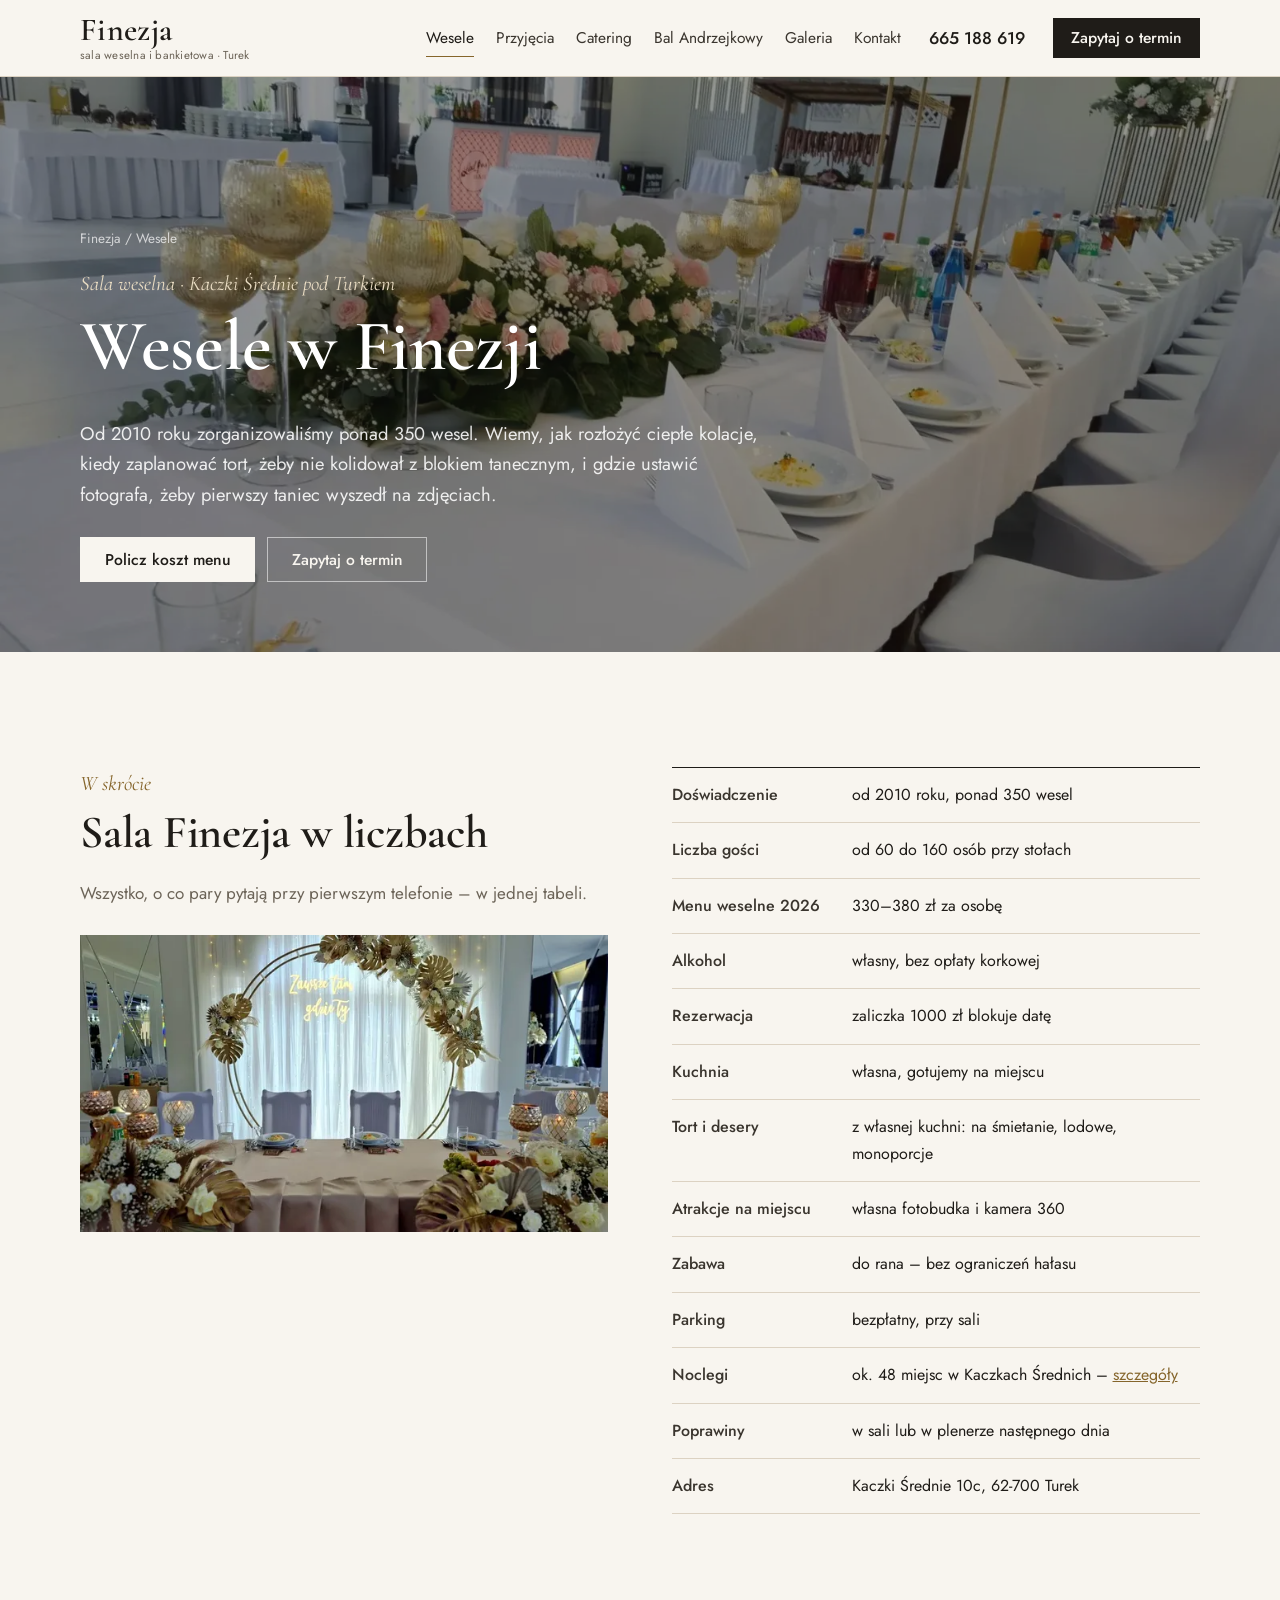
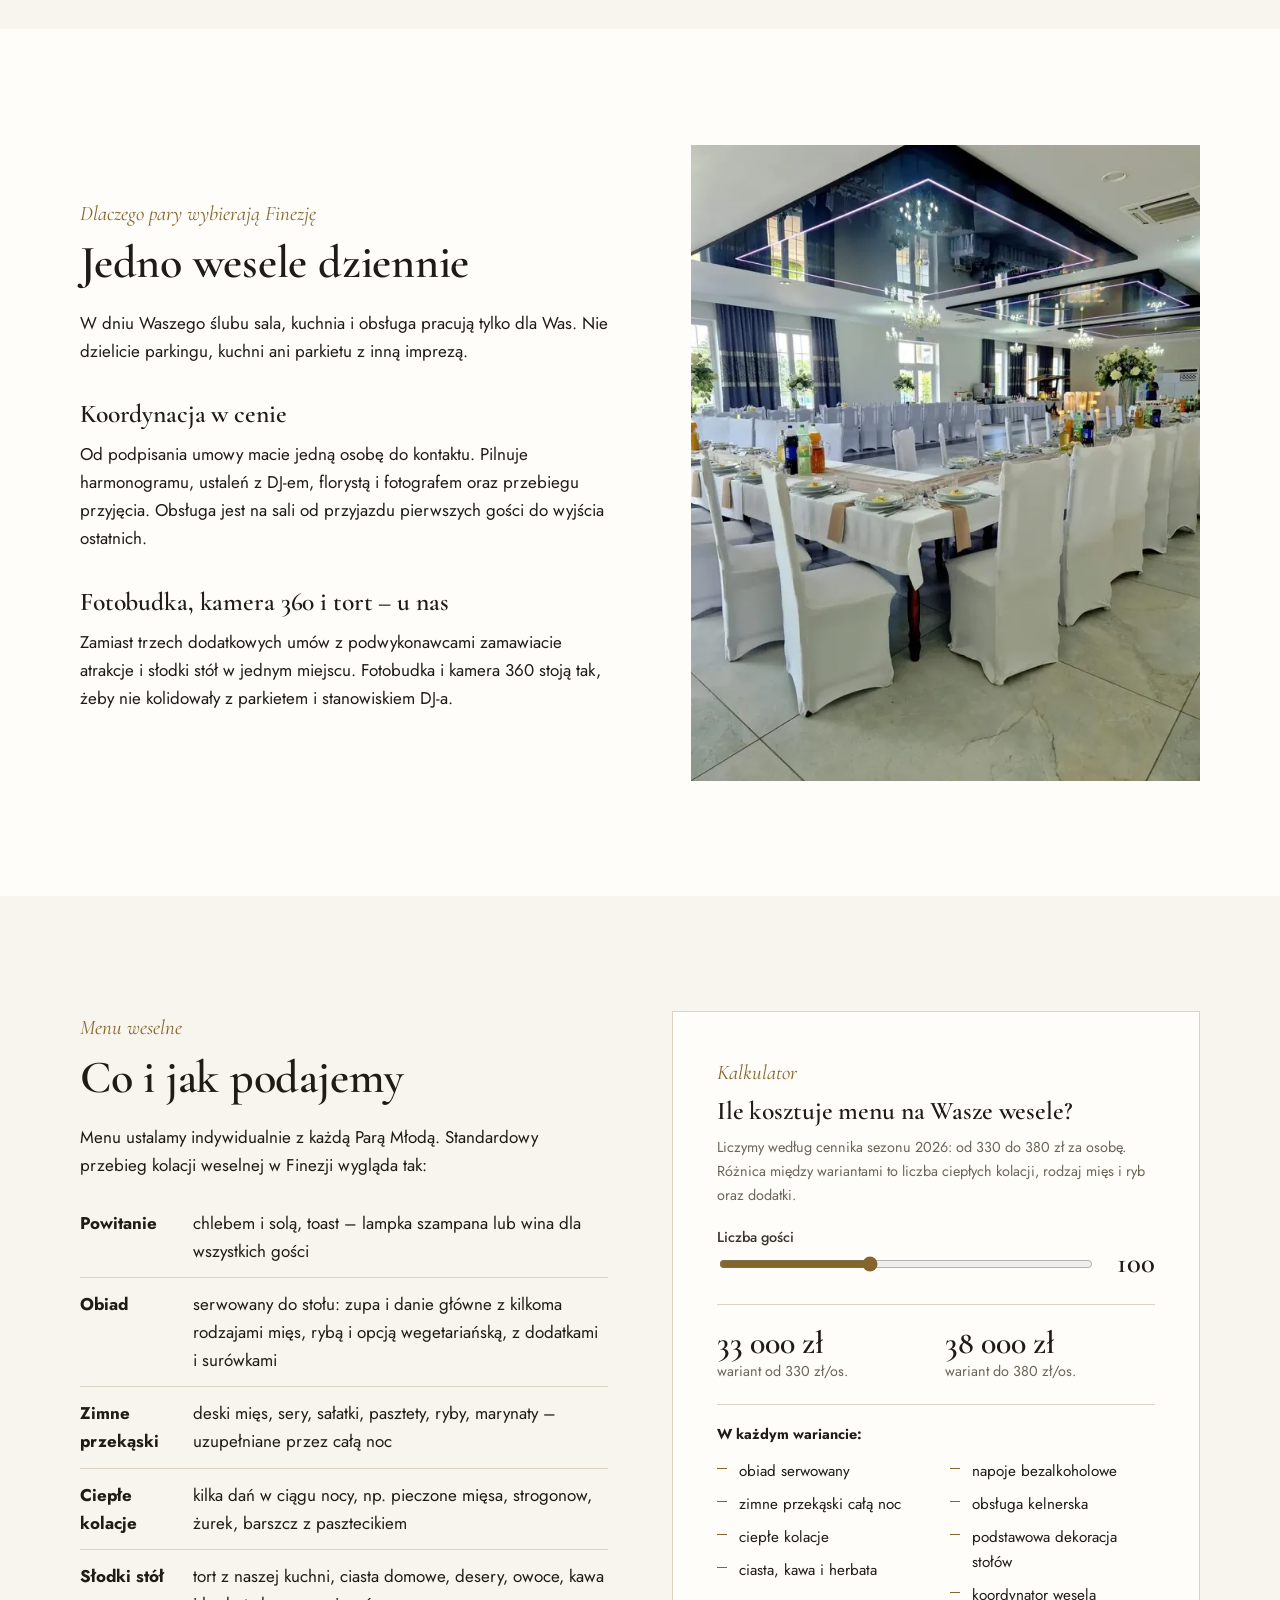
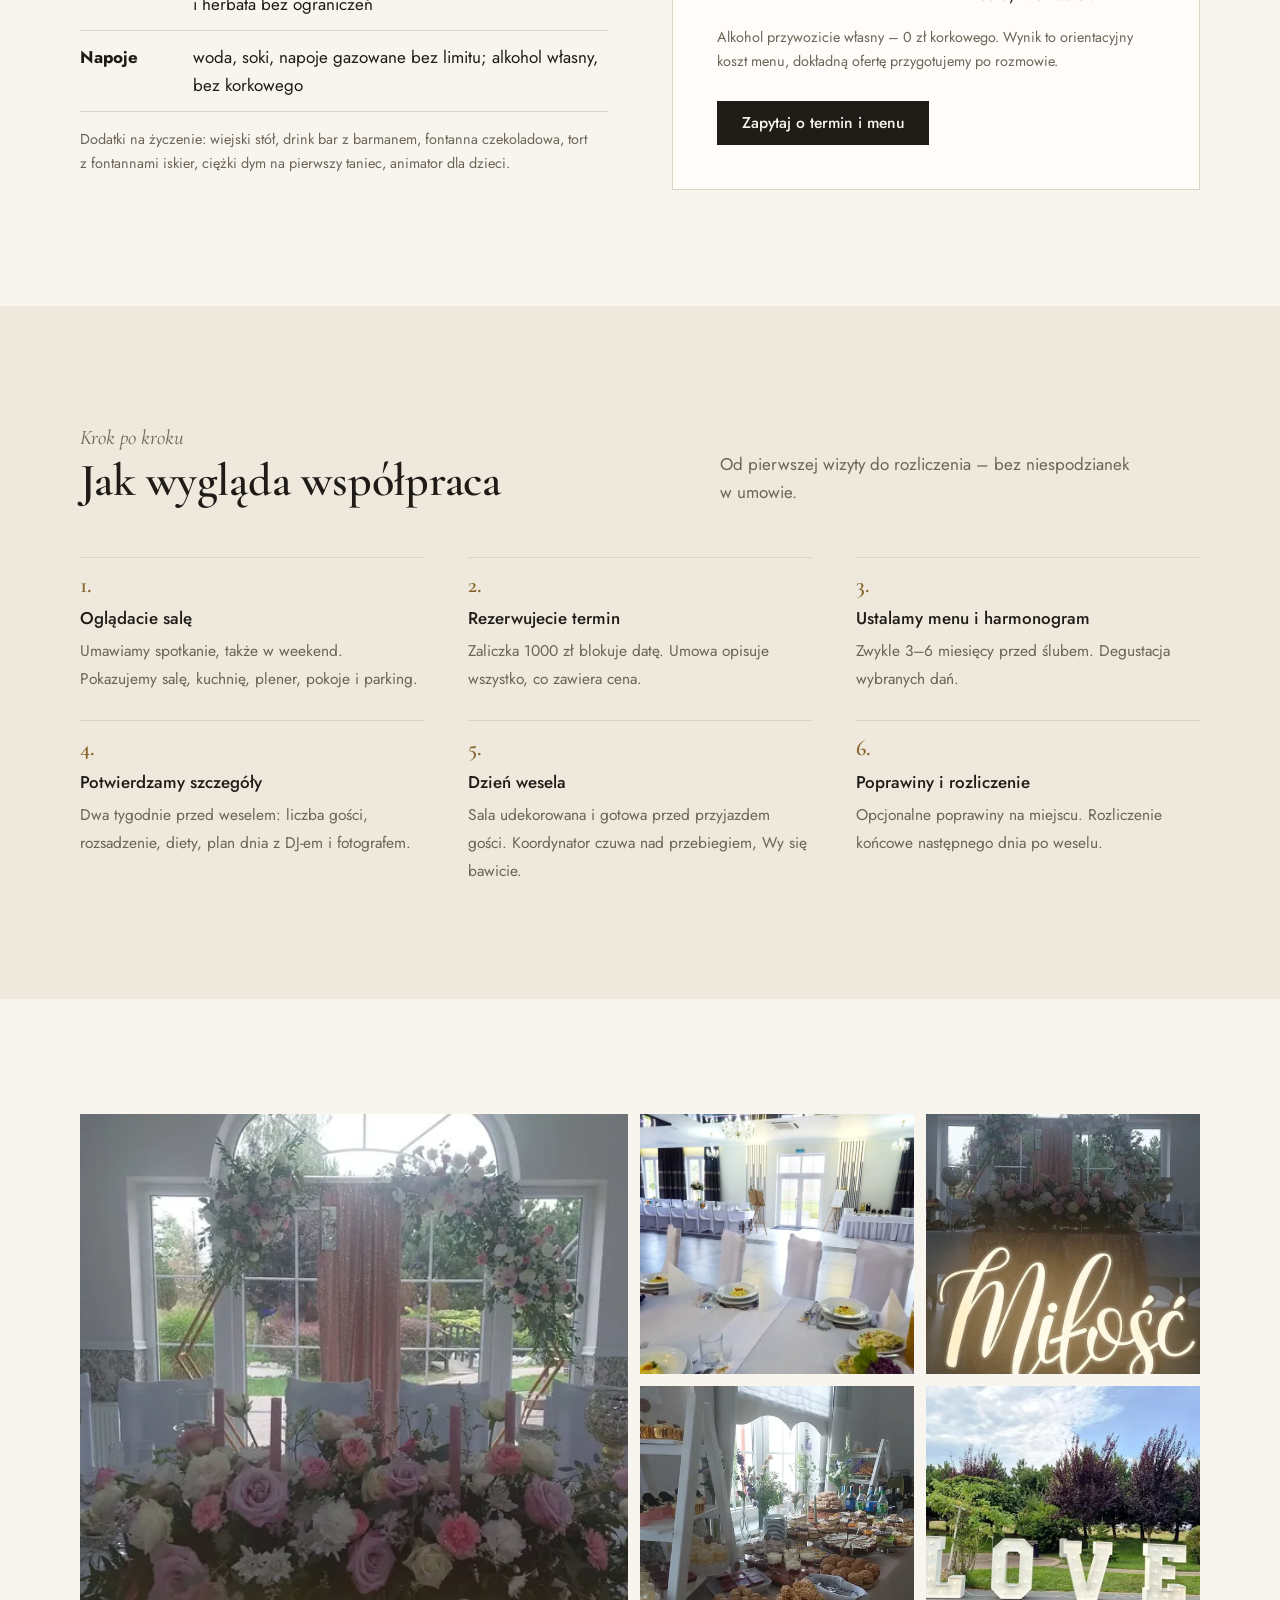
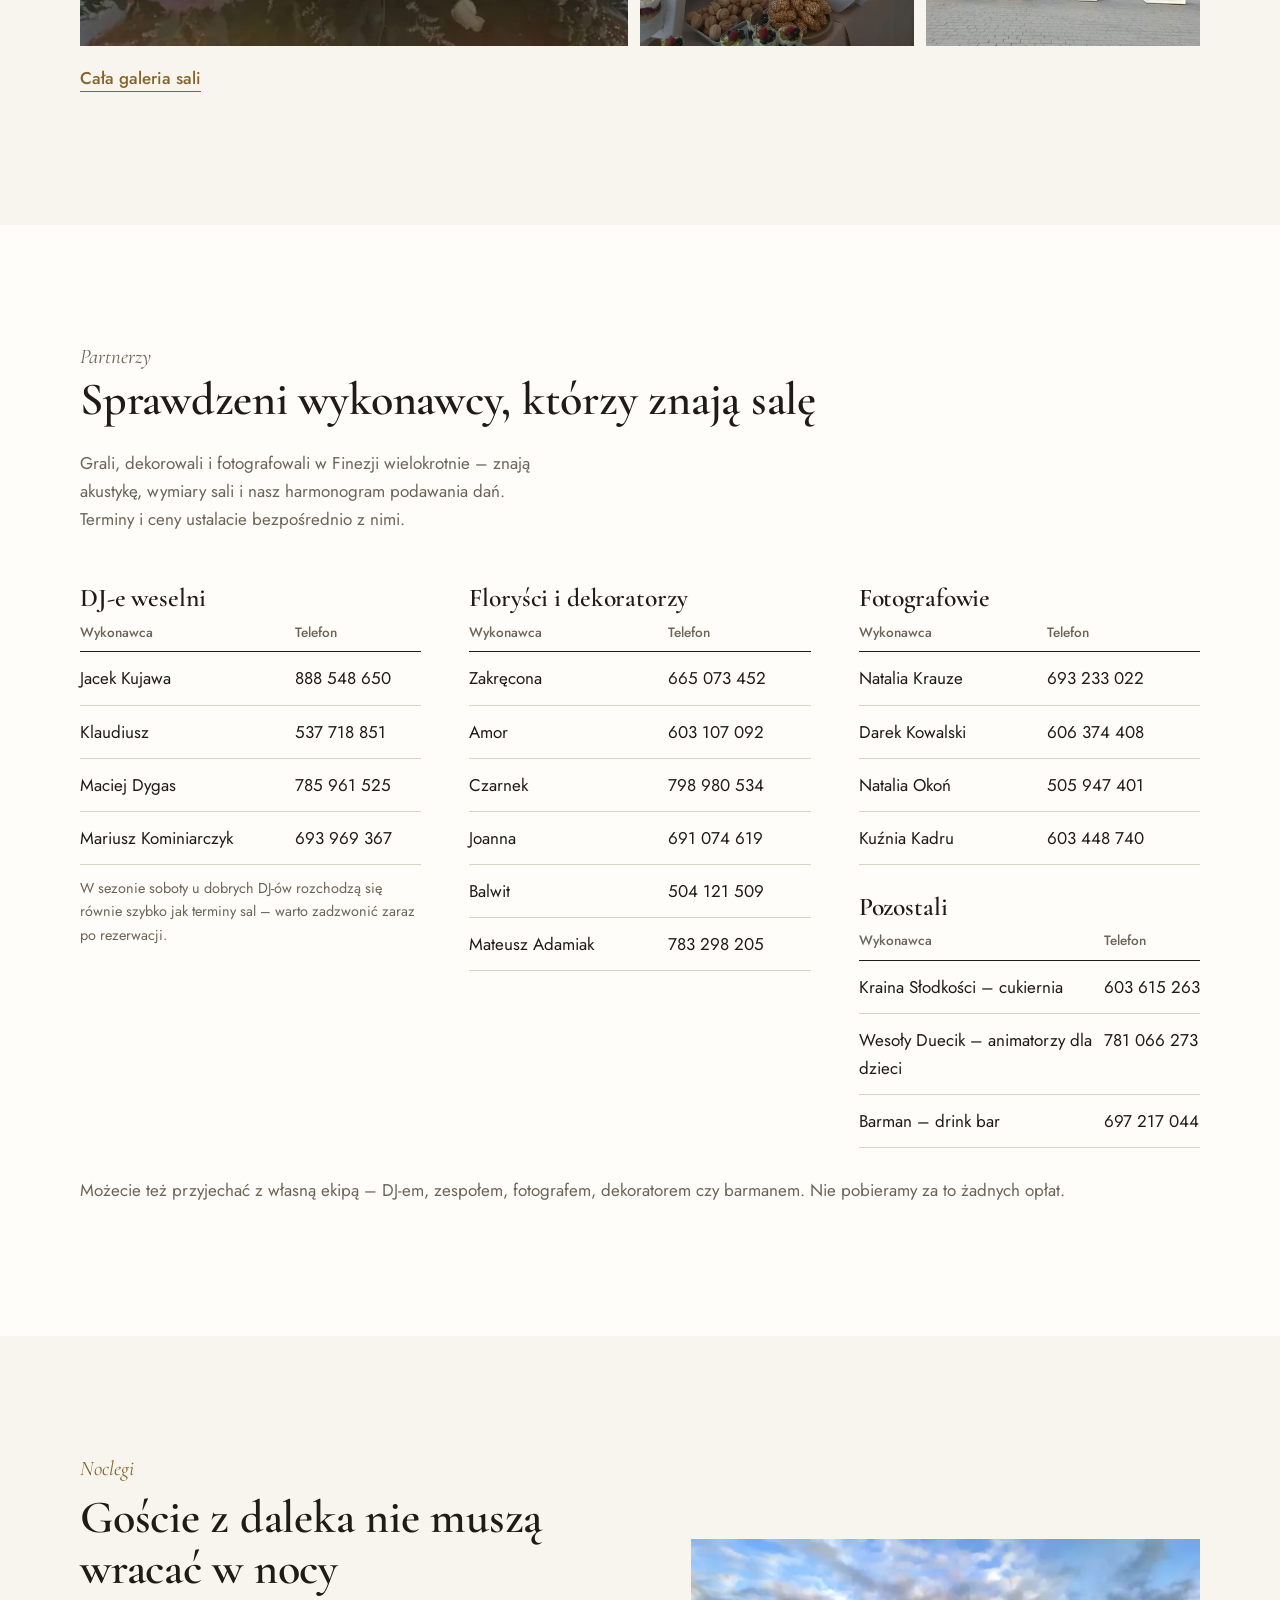
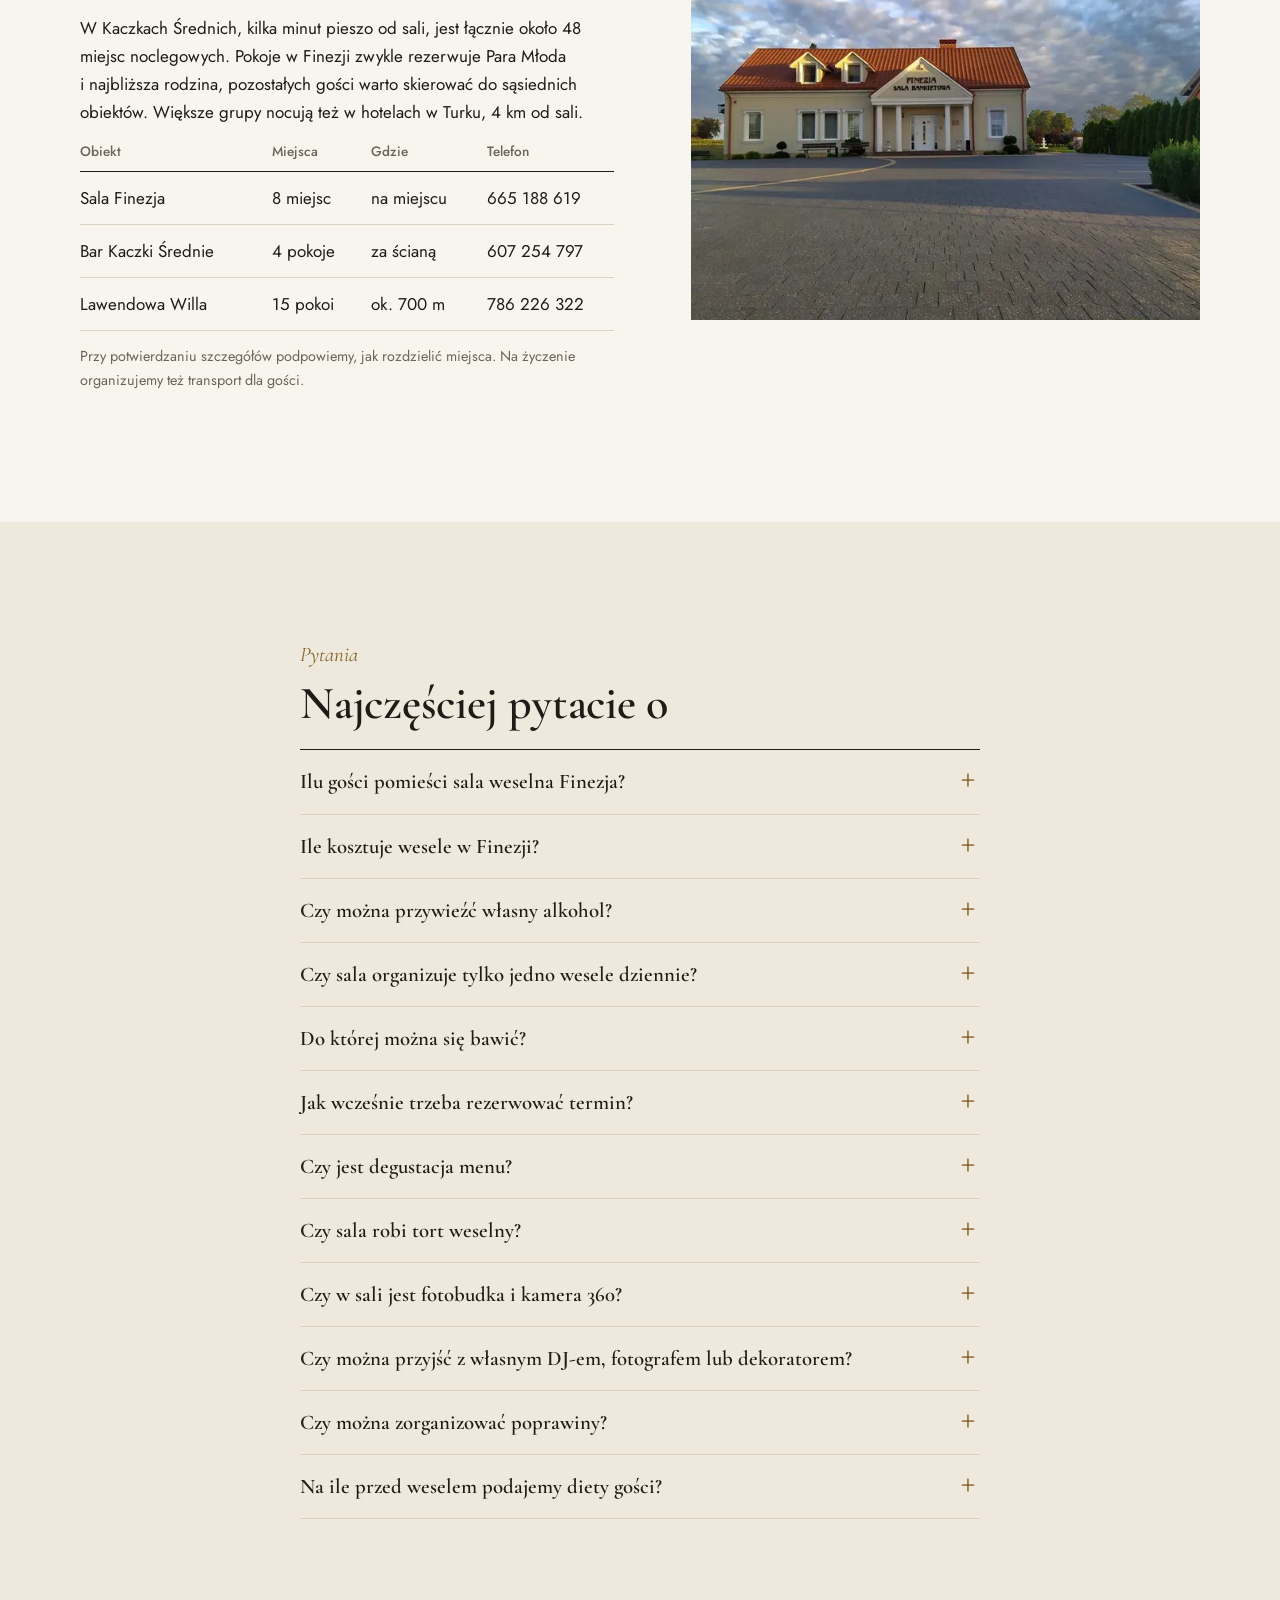
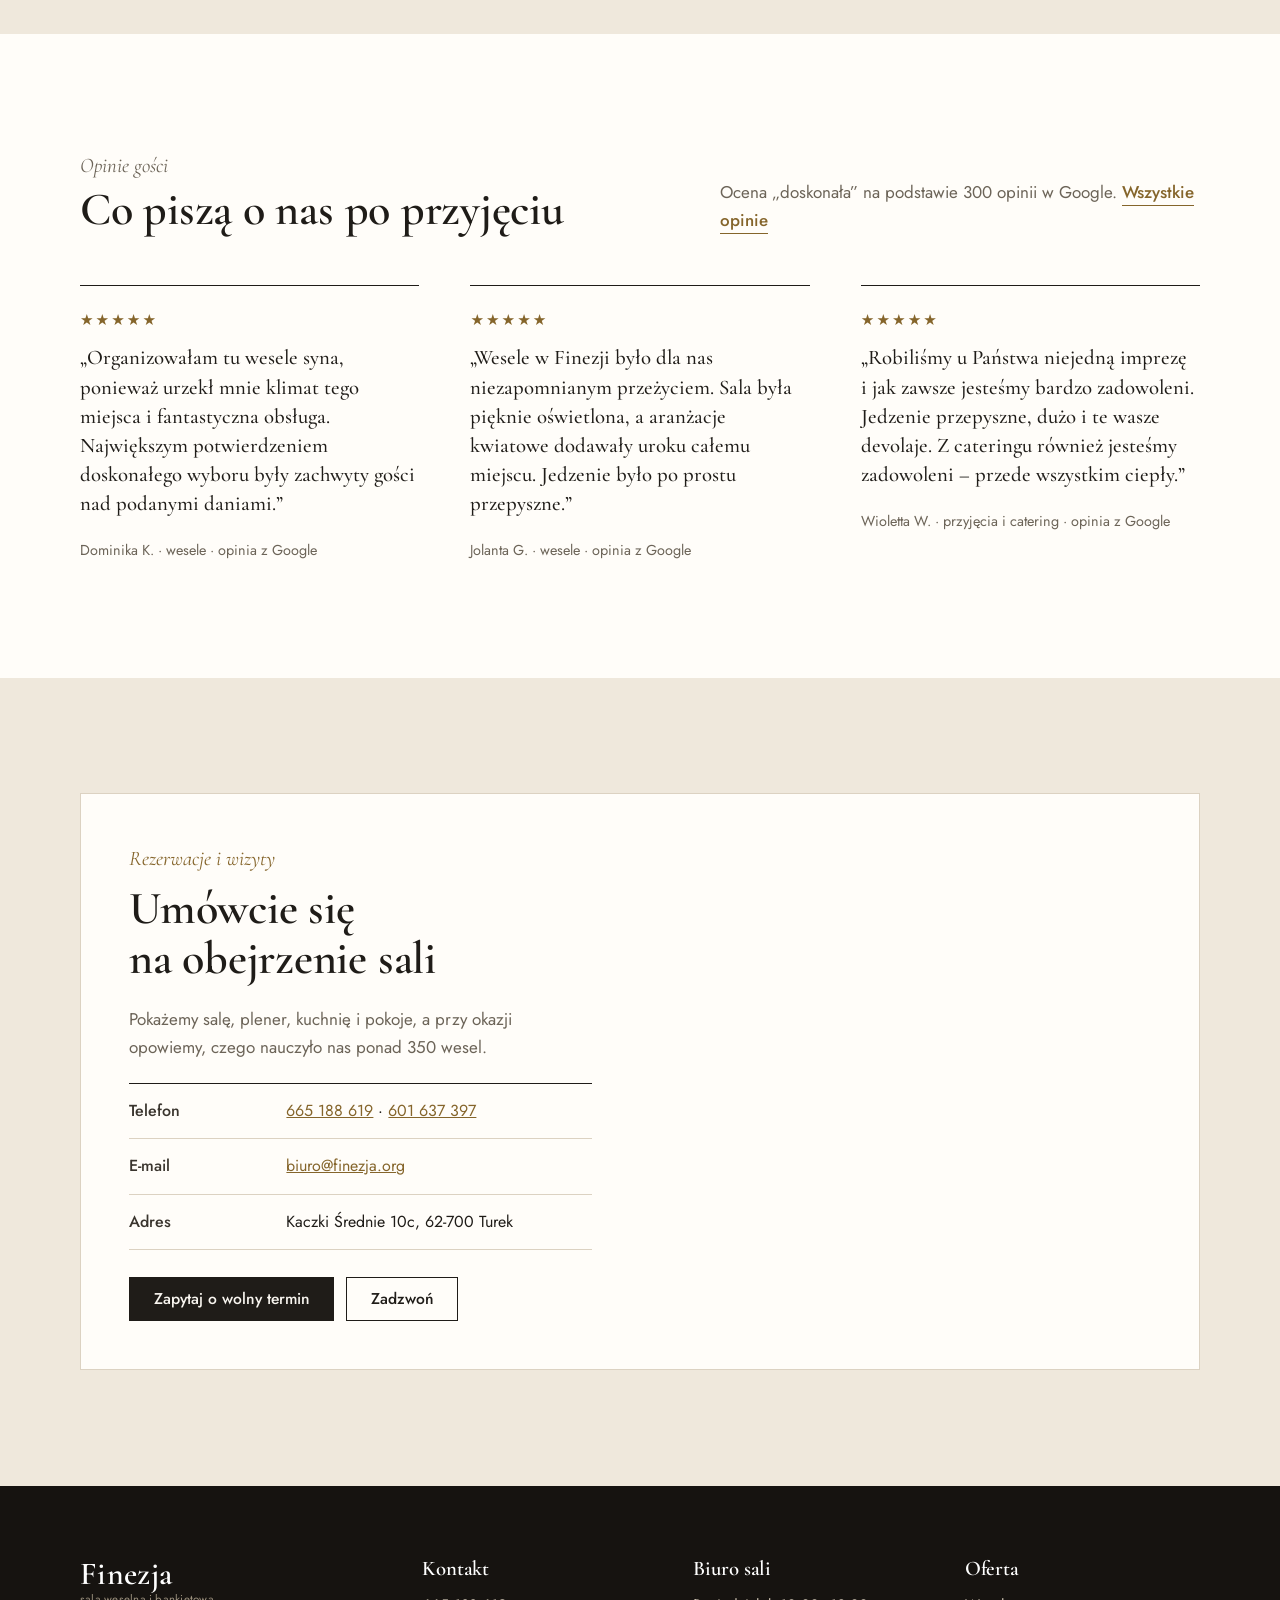
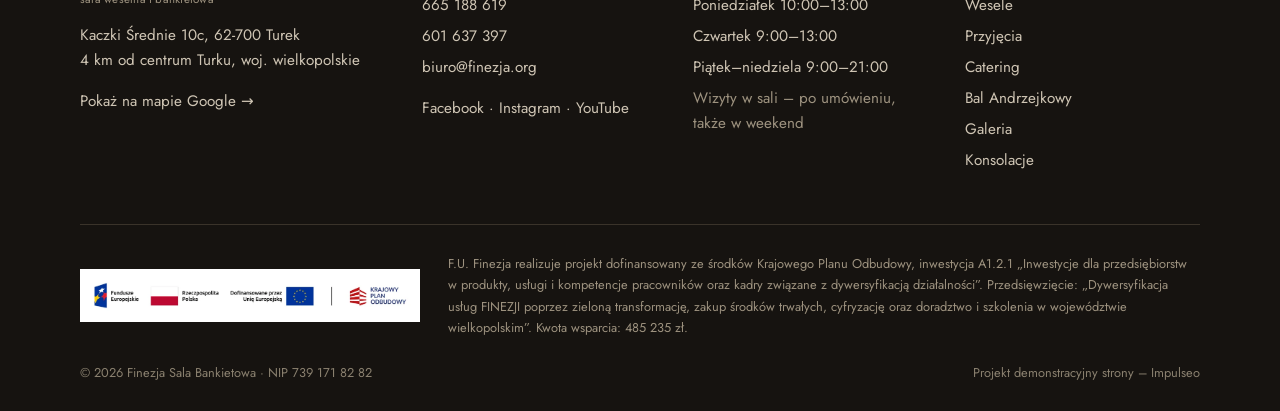
<file: wesele/index.html>
<!doctype html>
<html lang="pl">
<head>
<meta charset="utf-8">
<meta name="viewport" content="width=device-width,initial-scale=1">
<title>Sala weselna pod Turkiem – wesele w Finezji, 60–160 gości | Menu 2026</title>
<meta name="description" content="Wesele w sali Finezja, 4 km od Turku: 60–160 gości, menu 330–380 zł/os. w 2026, alkohol własny bez korkowego, noclegi, fotobudka i kamera 360. Od 2010 roku ponad 350 wesel.">
<link rel="canonical" href="https://impulseo-pl.github.io/finezja/wesele/">
<meta property="og:type" content="website"><meta property="og:locale" content="pl_PL">
<meta property="og:title" content="Sala weselna pod Turkiem – wesele w Finezji, 60–160 gości | Menu 2026"><meta property="og:description" content="Wesele w sali Finezja, 4 km od Turku: 60–160 gości, menu 330–380 zł/os. w 2026, alkohol własny bez korkowego, noclegi, fotobudka i kamera 360. Od 2010 roku ponad 350 wesel.">
<meta property="og:url" content="https://impulseo-pl.github.io/finezja/wesele/"><meta property="og:image" content="https://impulseo-pl.github.io/finezja/img/og.jpg">
<meta name="theme-color" content="#161310">
<link rel="icon" href="../favicon.svg" type="image/svg+xml">
<link rel="preconnect" href="https://fonts.googleapis.com"><link rel="preconnect" href="https://fonts.gstatic.com" crossorigin>
<link href="https://fonts.googleapis.com/css2?family=Cormorant+Garamond:ital,wght@0,500;0,600;1,500&family=Jost:wght@400;500&display=swap" rel="stylesheet">
<link rel="preload" as="image" imagesrcset="../img/stol-mlodych-640.webp 640w, ../img/stol-mlodych-1100.webp 1100w, ../img/stol-mlodych-1600.webp 1600w" imagesizes="100vw">
<link rel="stylesheet" href="../assets/styles.css">
<script type="application/ld+json">{"@context": "https://schema.org", "@type": ["EventVenue", "Restaurant"], "@id": "https://impulseo-pl.github.io/finezja/#finezja", "name": "Finezja – sala weselna i bankietowa", "description": "Sala weselna i bankietowa dla 60–160 gości w Kaczkach Średnich, 4 km od Turku. Własna kuchnia, catering, noclegi, bezpłatny parking. Od 2010 roku.", "url": "https://impulseo-pl.github.io/finezja/", "image": "https://impulseo-pl.github.io/finezja/img/og.jpg", "telephone": "+48665188619", "email": "biuro@finezja.org", "address": {"@type": "PostalAddress", "streetAddress": "Kaczki Średnie 10c", "postalCode": "62-700", "addressLocality": "Turek", "addressRegion": "wielkopolskie", "addressCountry": "PL"}, "geo": {"@type": "GeoCoordinates", "latitude": 51.9715, "longitude": 18.521}, "maximumAttendeeCapacity": 160, "servesCuisine": "polska", "priceRange": "330–380 zł/os. (menu weselne 2026)", "vatID": "7391718282", "openingHoursSpecification": [{"@type": "OpeningHoursSpecification", "dayOfWeek": "Monday", "opens": "10:00", "closes": "13:00"}, {"@type": "OpeningHoursSpecification", "dayOfWeek": "Thursday", "opens": "09:00", "closes": "13:00"}, {"@type": "OpeningHoursSpecification", "dayOfWeek": ["Friday", "Saturday", "Sunday"], "opens": "09:00", "closes": "21:00"}], "sameAs": ["https://www.facebook.com/Finezja.sala.bankietowa", "https://www.instagram.com/sala.bankietowa.finezja/"], "amenityFeature": [{"@type": "LocationFeatureSpecification", "name": "Bezpłatny parking", "value": true}, {"@type": "LocationFeatureSpecification", "name": "Klimatyzacja", "value": true}, {"@type": "LocationFeatureSpecification", "name": "Noclegi", "value": true}, {"@type": "LocationFeatureSpecification", "name": "Własna kuchnia", "value": true}, {"@type": "LocationFeatureSpecification", "name": "Fotobudka", "value": true}, {"@type": "LocationFeatureSpecification", "name": "Kamera 360", "value": true}]}</script><script type="application/ld+json">{"@context": "https://schema.org", "@type": "FAQPage", "mainEntity": [{"@type": "Question", "name": "Ilu gości pomieści sala weselna Finezja?", "acceptedAnswer": {"@type": "Answer", "text": "Od 60 do 160 osób przy stołach, z zachowaniem dużego parkietu. Przy mniejszych weselach salę aranżujemy tak, żeby nie wydawała się pusta."}}, {"@type": "Question", "name": "Ile kosztuje wesele w Finezji?", "acceptedAnswer": {"@type": "Answer", "text": "Menu weselne w sezonie 2026 kosztuje od 330 do 380 zł za osobę. W cenie: obiad serwowany, zimne przekąski, ciepłe kolacje, słodki stół, napoje bezalkoholowe, obsługa kelnerska, podstawowa dekoracja stołów i koordynator. Dla wesela na 100 osób to orientacyjnie 33 000–38 000 zł za pełne menu."}}, {"@type": "Question", "name": "Czy można przywieźć własny alkohol?", "acceptedAnswer": {"@type": "Answer", "text": "Tak – tak wygląda u nas standard. Nie pobieramy opłaty korkowej. Obsługa schłodzi alkohol i zadba o uzupełnianie na stołach."}}, {"@type": "Question", "name": "Czy sala organizuje tylko jedno wesele dziennie?", "acceptedAnswer": {"@type": "Answer", "text": "Tak. W dniu Waszego ślubu cała sala, kuchnia i obsługa pracują tylko dla Was."}}, {"@type": "Question", "name": "Do której można się bawić?", "acceptedAnswer": {"@type": "Answer", "text": "Do rana – sala jest oddalona od zabudowań, więc nie ma ograniczeń hałasu."}}, {"@type": "Question", "name": "Jak wcześnie trzeba rezerwować termin?", "acceptedAnswer": {"@type": "Answer", "text": "Soboty w sezonie maj–wrzesień rozchodzą się zwykle 12–18 miesięcy wcześniej. Piątki i terminy poza sezonem są dostępne z krótszym wyprzedzeniem i często w niższej cenie."}}, {"@type": "Question", "name": "Czy jest degustacja menu?", "acceptedAnswer": {"@type": "Answer", "text": "Tak, po rezerwacji terminu zapraszamy Parę Młodą na degustację wybranych dań."}}, {"@type": "Question", "name": "Czy sala robi tort weselny?", "acceptedAnswer": {"@type": "Answer", "text": "Tak. Torty na śmietanie i lodowe przygotowujemy we własnej kuchni, w wybranym kształcie i dekoracji. Na słodki stół robimy także deserki i monoporcje. Jeśli wolicie cukiernię, polecamy Krainę Słodkości (603 615 263)."}}, {"@type": "Question", "name": "Czy w sali jest fotobudka i kamera 360?", "acceptedAnswer": {"@type": "Answer", "text": "Tak, oba urządzenia są nasze i obsługuje je nasza ekipa. Fotobudka drukuje zdjęcia na miejscu, kamera 360 nagrywa filmiki w zwolnionym tempie, które goście od razu dostają na telefon. Cenę podajemy przy ustalaniu menu."}}, {"@type": "Question", "name": "Czy można przyjść z własnym DJ-em, fotografem lub dekoratorem?", "acceptedAnswer": {"@type": "Answer", "text": "Tak, bez żadnych opłat. Możecie też skorzystać z wykonawców, którzy regularnie pracują w Finezji – lista z telefonami jest wyżej na tej stronie."}}, {"@type": "Question", "name": "Czy można zorganizować poprawiny?", "acceptedAnswer": {"@type": "Answer", "text": "Tak – w sali lub w plenerze następnego dnia, z osobnym menu."}}, {"@type": "Question", "name": "Na ile przed weselem podajemy diety gości?", "acceptedAnswer": {"@type": "Answer", "text": "Liczbę gości z dietą wegetariańską, wegańską, bezglutenową lub bez laktozy wystarczy podać 14 dni przed weselem."}}]}</script>
</head>
<body>
<a class="skip" href="#tresc">Przejdź do&nbsp;treści</a>
<header class="top"><div class="wrap">
<a class="brand" href="../" aria-label="Finezja – strona główna"><b>Finezja</b><span>sala weselna i&nbsp;bankietowa · Turek</span></a>
<nav class="nav" aria-label="Menu główne"><a href="../wesele/" aria-current=page>Wesele</a><a href="../przyjecia/">Przyjęcia</a><a href="../catering/">Catering</a><a href="../bal-andrzejkowy/">Bal Andrzejkowy</a><a href="../galeria/">Galeria</a><a href="../kontakt/">Kontakt</a></nav>
<a class="tel" href="tel:+48665188619">665 188 619</a>
<a class="btn" href="../kontakt/#zapytanie">Zapytaj o&nbsp;termin</a>
<button class="burger" aria-label="Menu" aria-expanded="false"><i></i><i></i><i></i></button>
</div></header>
<main id="tresc">
<section class="phead"><img src="../img/stol-mlodych-1100.webp" srcset="../img/stol-mlodych-640.webp 640w, ../img/stol-mlodych-1100.webp 1100w, ../img/stol-mlodych-1600.webp 1600w" sizes="100vw" width="1100" height="776" alt="" fetchpriority="high">
<div class="wrap"><div class="crumbs"><a href="../">Finezja</a> / Wesele</div>
<p class="kicker">Sala weselna · Kaczki Średnie pod Turkiem</p><h1>Wesele w&nbsp;Finezji</h1><p class="lead">Od 2010 roku zorganizowaliśmy ponad 350 wesel. Wiemy, jak rozłożyć ciepłe kolacje, kiedy zaplanować tort, żeby nie kolidował z&nbsp;blokiem tanecznym, i&nbsp;gdzie ustawić fotografa, żeby pierwszy taniec wyszedł na&nbsp;zdjęciach.</p><div class="actions"><a class="btn light" href="#kalkulator">Policz koszt menu</a><a class="btn line-light" href="../kontakt/?okazja=wesele#zapytanie">Zapytaj o&nbsp;termin</a></div></div></section>
<section><div class="wrap two">
<div><p class="kicker">W skrócie</p><h2>Sala Finezja w&nbsp;liczbach</h2><p class="muted">Wszystko, o&nbsp;co pary pytają przy pierwszym telefonie – w&nbsp;jednej tabeli.</p>
<figure style="margin:28px 0 0"><img src="../img/dek-luk-1100.webp" srcset="../img/dek-luk-640.webp 640w, ../img/dek-luk-1100.webp 1100w, ../img/dek-luk-1600.webp 1600w" sizes="(max-width:860px) 100vw, 50vw" width="1100" height="619" alt="Stół Pary Młodej pod złotym łukiem z kwiatami" loading="lazy" decoding="async"></figure></div>
<table class="spec">
<tr><th>Doświadczenie</th><td>od 2010 roku, ponad 350 wesel</td></tr>
<tr><th>Liczba gości</th><td>od 60 do&nbsp;160 osób przy stołach</td></tr>
<tr><th>Menu weselne 2026</th><td>330–380 zł za&nbsp;osobę</td></tr>
<tr><th>Alkohol</th><td>własny, bez opłaty korkowej</td></tr>
<tr><th>Rezerwacja</th><td>zaliczka 1000 zł blokuje datę</td></tr>
<tr><th>Kuchnia</th><td>własna, gotujemy na&nbsp;miejscu</td></tr>
<tr><th>Tort i&nbsp;desery</th><td>z własnej kuchni: na&nbsp;śmietanie, lodowe, monoporcje</td></tr>
<tr><th>Atrakcje na&nbsp;miejscu</th><td>własna fotobudka i&nbsp;kamera 360</td></tr>
<tr><th>Zabawa</th><td>do rana – bez ograniczeń hałasu</td></tr>
<tr><th>Parking</th><td>bezpłatny, przy sali</td></tr>
<tr><th>Noclegi</th><td>ok. 48 miejsc w&nbsp;Kaczkach Średnich – <a href="#noclegi">szczegóły</a></td></tr>
<tr><th>Poprawiny</th><td>w sali lub w&nbsp;plenerze następnego dnia</td></tr>
<tr><th>Adres</th><td>Kaczki Średnie 10c, 62-700 Turek</td></tr>
</table></div></section>

<section class="white"><div class="wrap">
<div class="row">
<div><p class="kicker">Dlaczego pary wybierają Finezję</p><h2>Jedno wesele dziennie</h2>
<p>W dniu Waszego ślubu sala, kuchnia i&nbsp;obsługa pracują tylko dla Was. Nie dzielicie parkingu, kuchni ani parkietu z&nbsp;inną imprezą.</p>
<h3 style="margin-top:1.4em">Koordynacja w&nbsp;cenie</h3>
<p>Od podpisania umowy macie jedną osobę do&nbsp;kontaktu. Pilnuje harmonogramu, ustaleń z&nbsp;DJ-em, florystą i&nbsp;fotografem oraz przebiegu przyjęcia. Obsługa jest na&nbsp;sali od&nbsp;przyjazdu pierwszych gości do&nbsp;wyjścia ostatnich.</p>
<h3 style="margin-top:1.4em">Fotobudka, kamera 360 i&nbsp;tort – u&nbsp;nas</h3>
<p>Zamiast trzech dodatkowych umów z&nbsp;podwykonawcami zamawiacie atrakcje i&nbsp;słodki stół w&nbsp;jednym miejscu. Fotobudka i&nbsp;kamera 360 stoją tak, żeby nie kolidowały z&nbsp;parkietem i&nbsp;stanowiskiem DJ-a.</p></div>
<figure class="tall"><img src="../img/sala-pion-640.webp" srcset="../img/sala-pion-640.webp 640w" sizes="(max-width:860px) 100vw, 50vw" width="640" height="853" alt="Długie stoły weselne w sali Finezja" loading="lazy" decoding="async"></figure>
</div></div></section>

<section><div class="wrap two">
<div><p class="kicker">Menu weselne</p><h2>Co i&nbsp;jak podajemy</h2>
<p>Menu ustalamy indywidualnie z&nbsp;każdą Parą Młodą. Standardowy przebieg kolacji weselnej w&nbsp;Finezji wygląda tak:</p>
<table class="list" style="margin-top:18px"><tbody>
<tr><td><b>Powitanie</b></td><td>chlebem i&nbsp;solą, toast – lampka szampana lub wina dla wszystkich gości</td></tr>
<tr><td><b>Obiad</b></td><td>serwowany do&nbsp;stołu: zupa i&nbsp;danie główne z&nbsp;kilkoma rodzajami mięs, rybą i&nbsp;opcją wegetariańską, z&nbsp;dodatkami i&nbsp;surówkami</td></tr>
<tr><td><b>Zimne przekąski</b></td><td>deski mięs, sery, sałatki, pasztety, ryby, marynaty – uzupełniane przez całą noc</td></tr>
<tr><td><b>Ciepłe kolacje</b></td><td>kilka dań w&nbsp;ciągu nocy, np. pieczone mięsa, strogonow, żurek, barszcz z&nbsp;pasztecikiem</td></tr>
<tr><td><b>Słodki stół</b></td><td>tort z&nbsp;naszej kuchni, ciasta domowe, desery, owoce, kawa i&nbsp;herbata bez ograniczeń</td></tr>
<tr><td><b>Napoje</b></td><td>woda, soki, napoje gazowane bez limitu; alkohol własny, bez korkowego</td></tr>
</tbody></table>
<p class="muted small" style="margin-top:16px">Dodatki na&nbsp;życzenie: wiejski stół, drink bar z&nbsp;barmanem, fontanna czekoladowa, tort z&nbsp;fontannami iskier, ciężki dym na&nbsp;pierwszy taniec, animator dla dzieci.</p></div>

<div id="kalkulator" style="scroll-margin-top:100px"><div class="calc" id="wcalc">
<p class="kicker">Kalkulator</p><h3>Ile kosztuje menu na&nbsp;Wasze wesele?</h3>
<p class="muted small">Liczymy według cennika sezonu 2026: od&nbsp;330 do&nbsp;380 zł za&nbsp;osobę. Różnica między wariantami to liczba ciepłych kolacji, rodzaj mięs i&nbsp;ryb oraz dodatki.</p>
<label class="f" for="w-g" style="margin-top:18px">Liczba gości</label>
<div class="range"><input id="w-g" type="range" min="60" max="160" step="5" value="100"><output for="w-g">100</output></div>
<div class="out"><div><b id="w-min">33 000 zł</b>wariant od&nbsp;330 zł/os.</div><div><b id="w-max">38 000 zł</b>wariant do&nbsp;380 zł/os.</div></div>
<p class="small" style="margin-bottom:8px"><b>W każdym wariancie:</b></p>
<ul class="ticks"><li>obiad serwowany</li><li>zimne przekąski całą noc</li><li>ciepłe kolacje</li><li>ciasta, kawa i&nbsp;herbata</li><li>napoje bezalkoholowe</li><li>obsługa kelnerska</li><li>podstawowa dekoracja stołów</li><li>koordynator wesela</li></ul>
<p class="small muted" style="margin-top:14px">Alkohol przywozicie własny – 0 zł korkowego. Wynik to orientacyjny koszt menu, dokładną ofertę przygotujemy po&nbsp;rozmowie.</p>
<div class="actions"><a class="btn" id="w-link" href="../kontakt/?okazja=wesele#zapytanie">Zapytaj o&nbsp;termin i&nbsp;menu</a></div>
</div></div>
</div></section>

<section class="sand"><div class="wrap">
<div class="sec-head"><div><p class="kicker">Krok po&nbsp;kroku</p><h2>Jak wygląda współpraca</h2></div><p>Od pierwszej wizyty do&nbsp;rozliczenia – bez niespodzianek w&nbsp;umowie.</p></div>
<ol class="steps">
<li><b>Oglądacie salę</b><span>Umawiamy spotkanie, także w&nbsp;weekend. Pokazujemy salę, kuchnię, plener, pokoje i&nbsp;parking.</span></li>
<li><b>Rezerwujecie termin</b><span>Zaliczka 1000 zł blokuje datę. Umowa opisuje wszystko, co zawiera cena.</span></li>
<li><b>Ustalamy menu i&nbsp;harmonogram</b><span>Zwykle 3–6 miesięcy przed ślubem. Degustacja wybranych dań.</span></li>
<li><b>Potwierdzamy szczegóły</b><span>Dwa tygodnie przed weselem: liczba gości, rozsadzenie, diety, plan dnia z&nbsp;DJ-em i&nbsp;fotografem.</span></li>
<li><b>Dzień wesela</b><span>Sala udekorowana i&nbsp;gotowa przed przyjazdem gości. Koordynator czuwa nad przebiegiem, Wy się bawicie.</span></li>
<li><b>Poprawiny i&nbsp;rozliczenie</b><span>Opcjonalne poprawiny na&nbsp;miejscu. Rozliczenie końcowe następnego dnia po&nbsp;weselu.</span></li>
</ol></div></section>

<section><div class="wrap">
<div class="strip">
<a href="../img/dek-roze-1600.webp" data-lb data-alt="Dekoracja kwiatowa za stołem Pary Młodej"><img src="../img/dek-roze-1100.webp" srcset="../img/dek-roze-640.webp 640w, ../img/dek-roze-1100.webp 1100w, ../img/dek-roze-1600.webp 1600w" sizes="(max-width:760px) 100vw, 50vw" width="1100" height="825" alt="Dekoracja kwiatowa za stołem Pary Młodej" loading="lazy" decoding="async"></a>
<a href="../img/nakrycie-640.webp" data-lb data-alt="Nakrycia na stołach weselnych"><img src="../img/nakrycie-640.webp" srcset="../img/nakrycie-640.webp 640w" sizes="25vw" width="640" height="853" alt="Nakrycia na stołach weselnych" loading="lazy" decoding="async"></a>
<a href="../img/dek-milosc-640.webp" data-lb data-alt="Podświetlany napis Miłość na ściance"><img src="../img/dek-milosc-640.webp" srcset="../img/dek-milosc-640.webp 640w" sizes="25vw" width="640" height="640" alt="Podświetlany napis Miłość na ściance" loading="lazy" decoding="async"></a>
<a href="../img/slodki-regal-1600.webp" data-lb data-alt="Słodki stół z deserami z naszej kuchni"><img src="../img/slodki-regal-1100.webp" srcset="../img/slodki-regal-640.webp 640w, ../img/slodki-regal-1100.webp 1100w, ../img/slodki-regal-1600.webp 1600w" sizes="25vw" width="1100" height="825" alt="Słodki stół z deserami z naszej kuchni" loading="lazy" decoding="async"></a>
<a href="../img/love-1600.webp" data-lb data-alt="Napis LOVE w ogrodzie przy sali"><img src="../img/love-1100.webp" srcset="../img/love-640.webp 640w, ../img/love-1100.webp 1100w, ../img/love-1600.webp 1600w" sizes="25vw" width="1100" height="619" alt="Napis LOVE w ogrodzie przy sali" loading="lazy" decoding="async"></a>
</div>
<p style="margin-top:18px"><a class="link" href="../galeria/">Cała galeria sali</a></p>
</div></section>

<section class="white"><div class="wrap">
<div class="sec-head"><div><p class="kicker">Partnerzy</p><h2>Sprawdzeni wykonawcy, którzy znają salę</h2></div>
<p>Grali, dekorowali i&nbsp;fotografowali w&nbsp;Finezji wielokrotnie – znają akustykę, wymiary sali i&nbsp;nasz harmonogram podawania dań. Terminy i&nbsp;ceny ustalacie bezpośrednio z&nbsp;nimi.</p></div>
<div class="three">
<div><h3>DJ-e weselni</h3><table class="list"><thead><tr><th>Wykonawca</th><th>Telefon</th></tr></thead><tbody><tr><td>Jacek Kujawa</td><td><a href="tel:+48888548650">888 548 650</a></td></tr><tr><td>Klaudiusz</td><td><a href="tel:+48537718851">537 718 851</a></td></tr><tr><td>Maciej Dygas</td><td><a href="tel:+48785961525">785 961 525</a></td></tr><tr><td>Mariusz Kominiarczyk</td><td><a href="tel:+48693969367">693 969 367</a></td></tr></tbody></table>
<p class="small muted" style="margin-top:12px">W sezonie soboty u&nbsp;dobrych DJ-ów rozchodzą się równie szybko jak terminy sal – warto zadzwonić zaraz po&nbsp;rezerwacji.</p></div>
<div><h3>Floryści i&nbsp;dekoratorzy</h3><table class="list"><thead><tr><th>Wykonawca</th><th>Telefon</th></tr></thead><tbody><tr><td>Zakręcona</td><td><a href="tel:+48665073452">665 073 452</a></td></tr><tr><td>Amor</td><td><a href="tel:+48603107092">603 107 092</a></td></tr><tr><td>Czarnek</td><td><a href="tel:+48798980534">798 980 534</a></td></tr><tr><td>Joanna</td><td><a href="tel:+48691074619">691 074 619</a></td></tr><tr><td>Balwit</td><td><a href="tel:+48504121509">504 121 509</a></td></tr><tr><td>Mateusz Adamiak</td><td><a href="tel:+48783298205">783 298 205</a></td></tr></tbody></table></div>
<div><h3>Fotografowie</h3><table class="list"><thead><tr><th>Wykonawca</th><th>Telefon</th></tr></thead><tbody><tr><td>Natalia Krauze</td><td><a href="tel:+48693233022">693 233 022</a></td></tr><tr><td>Darek Kowalski</td><td><a href="tel:+48606374408">606 374 408</a></td></tr><tr><td>Natalia Okoń</td><td><a href="tel:+48505947401">505 947 401</a></td></tr><tr><td>Kuźnia Kadru</td><td><a href="tel:+48603448740">603 448 740</a></td></tr></tbody></table>
<h3 style="margin-top:28px">Pozostali</h3><table class="list"><thead><tr><th>Wykonawca</th><th>Telefon</th></tr></thead><tbody><tr><td>Kraina Słodkości – cukiernia</td><td><a href="tel:+48603615263">603 615 263</a></td></tr><tr><td>Wesoły Duecik – animatorzy dla dzieci</td><td><a href="tel:+48781066273">781 066 273</a></td></tr><tr><td>Barman – drink bar</td><td><a href="tel:+48697217044">697 217 044</a></td></tr></tbody></table></div>
</div>
<p class="muted" style="margin-top:28px">Możecie też przyjechać z&nbsp;własną ekipą – DJ-em, zespołem, fotografem, dekoratorem czy barmanem. Nie pobieramy za&nbsp;to żadnych opłat.</p>
</div></section>

<section id="noclegi" style="scroll-margin-top:80px"><div class="wrap">
<div class="row">
<div><p class="kicker">Noclegi</p><h2>Goście z&nbsp;daleka nie muszą wracać w&nbsp;nocy</h2>
<p>W Kaczkach Średnich, kilka minut pieszo od&nbsp;sali, jest łącznie około 48 miejsc noclegowych. Pokoje w&nbsp;Finezji zwykle rezerwuje Para Młoda i&nbsp;najbliższa rodzina, pozostałych gości warto skierować do&nbsp;sąsiednich obiektów. Większe grupy nocują też w&nbsp;hotelach w&nbsp;Turku, 4 km od&nbsp;sali.</p>
<div class="tbl-scroll"><table class="list"><thead><tr><th>Obiekt</th><th>Miejsca</th><th>Gdzie</th><th>Telefon</th></tr></thead><tbody>
<tr><td>Sala Finezja</td><td>8 miejsc</td><td>na miejscu</td><td><a href="tel:+48665188619">665 188 619</a></td></tr>
<tr><td>Bar Kaczki Średnie</td><td>4 pokoje</td><td>za ścianą</td><td><a href="tel:+48607254797">607 254 797</a></td></tr>
<tr><td>Lawendowa Willa</td><td>15 pokoi</td><td>ok. 700 m</td><td><a href="tel:+48786226322">786 226 322</a></td></tr>
</tbody></table></div>
<p class="small muted" style="margin-top:14px">Przy potwierdzaniu szczegółów podpowiemy, jak rozdzielić miejsca. Na życzenie organizujemy też transport dla gości.</p></div>
<figure><img src="../img/budynek-dzien-1100.webp" srcset="../img/budynek-dzien-640.webp 640w, ../img/budynek-dzien-1100.webp 1100w" sizes="(max-width:860px) 100vw, 50vw" width="1100" height="825" alt="Budynek sali Finezja w Kaczkach Średnich" loading="lazy" decoding="async"></figure>
</div></div></section>

<section class="sand"><div class="wrap narrow">
<p class="kicker">Pytania</p><h2>Najczęściej pytacie o</h2>
<div class="faq"><details><summary>Ilu gości pomieści sala weselna Finezja?</summary><div><p>Od 60 do&nbsp;160 osób przy stołach, z&nbsp;zachowaniem dużego parkietu. Przy mniejszych weselach salę aranżujemy tak, żeby nie wydawała się pusta.</p></div></details><details><summary>Ile kosztuje wesele w&nbsp;Finezji?</summary><div><p>Menu weselne w&nbsp;sezonie 2026 kosztuje od&nbsp;330 do&nbsp;380 zł za&nbsp;osobę. W cenie: obiad serwowany, zimne przekąski, ciepłe kolacje, słodki stół, napoje bezalkoholowe, obsługa kelnerska, podstawowa dekoracja stołów i&nbsp;koordynator. Dla wesela na&nbsp;100 osób to orientacyjnie 33 000–38 000 zł za&nbsp;pełne menu.</p></div></details><details><summary>Czy można przywieźć własny alkohol?</summary><div><p>Tak – tak wygląda u&nbsp;nas standard. Nie pobieramy opłaty korkowej. Obsługa schłodzi alkohol i&nbsp;zadba o&nbsp;uzupełnianie na&nbsp;stołach.</p></div></details><details><summary>Czy sala organizuje tylko jedno wesele dziennie?</summary><div><p>Tak. W dniu Waszego ślubu cała sala, kuchnia i&nbsp;obsługa pracują tylko dla Was.</p></div></details><details><summary>Do której można się bawić?</summary><div><p>Do rana – sala jest oddalona od&nbsp;zabudowań, więc nie ma ograniczeń hałasu.</p></div></details><details><summary>Jak wcześnie trzeba rezerwować termin?</summary><div><p>Soboty w&nbsp;sezonie maj–wrzesień rozchodzą się zwykle 12–18 miesięcy wcześniej. Piątki i&nbsp;terminy poza sezonem są dostępne z&nbsp;krótszym wyprzedzeniem i&nbsp;często w&nbsp;niższej cenie.</p></div></details><details><summary>Czy jest degustacja menu?</summary><div><p>Tak, po&nbsp;rezerwacji terminu zapraszamy Parę Młodą na&nbsp;degustację wybranych dań.</p></div></details><details><summary>Czy sala robi tort weselny?</summary><div><p>Tak. Torty na&nbsp;śmietanie i&nbsp;lodowe przygotowujemy we&nbsp;własnej kuchni, w&nbsp;wybranym kształcie i&nbsp;dekoracji. Na słodki stół robimy także deserki i&nbsp;monoporcje. Jeśli wolicie cukiernię, polecamy Krainę Słodkości (603 615 263).</p></div></details><details><summary>Czy w&nbsp;sali jest fotobudka i&nbsp;kamera 360?</summary><div><p>Tak, oba urządzenia są nasze i&nbsp;obsługuje je nasza ekipa. Fotobudka drukuje zdjęcia na&nbsp;miejscu, kamera 360 nagrywa filmiki w&nbsp;zwolnionym tempie, które goście od&nbsp;razu dostają na&nbsp;telefon. Cenę podajemy przy ustalaniu menu.</p></div></details><details><summary>Czy można przyjść z&nbsp;własnym DJ-em, fotografem lub dekoratorem?</summary><div><p>Tak, bez żadnych opłat. Możecie też skorzystać z&nbsp;wykonawców, którzy regularnie pracują w&nbsp;Finezji – lista z&nbsp;telefonami jest wyżej na&nbsp;tej stronie.</p></div></details><details><summary>Czy można zorganizować poprawiny?</summary><div><p>Tak – w&nbsp;sali lub w&nbsp;plenerze następnego dnia, z&nbsp;osobnym menu.</p></div></details><details><summary>Na ile przed weselem podajemy diety gości?</summary><div><p>Liczbę gości z&nbsp;dietą wegetariańską, wegańską, bezglutenową lub bez laktozy wystarczy podać 14 dni przed weselem.</p></div></details></div>
</div></section>
<section class="white"><div class="wrap">
<div class="sec-head"><div><p class="kicker">Opinie gości</p><h2>Co piszą o&nbsp;nas po&nbsp;przyjęciu</h2></div>
<p>Ocena „doskonała” na&nbsp;podstawie 300 opinii w&nbsp;Google. <a class="link" href="https://maps.google.com/?cid=10082315392986740217" target="_blank" rel="noopener">Wszystkie opinie</a></p></div>
<div class="quotes"><figure class="quote"><div class="stars" aria-label="5 na 5">★★★★★</div><p>„Organizowałam tu wesele syna, ponieważ urzekł mnie klimat tego miejsca i&nbsp;fantastyczna obsługa. Największym potwierdzeniem doskonałego wyboru były zachwyty gości nad podanymi daniami.”</p><footer>Dominika K. · wesele · opinia z&nbsp;Google</footer></figure><figure class="quote"><div class="stars" aria-label="5 na 5">★★★★★</div><p>„Wesele w&nbsp;Finezji było dla nas niezapomnianym przeżyciem. Sala była pięknie oświetlona, a&nbsp;aranżacje kwiatowe dodawały uroku całemu miejscu. Jedzenie było po&nbsp;prostu przepyszne.”</p><footer>Jolanta G. · wesele · opinia z&nbsp;Google</footer></figure><figure class="quote"><div class="stars" aria-label="5 na 5">★★★★★</div><p>„Robiliśmy u&nbsp;Państwa niejedną imprezę i&nbsp;jak zawsze jesteśmy bardzo zadowoleni. Jedzenie przepyszne, dużo i&nbsp;te wasze devolaje. Z cateringu również jesteśmy zadowoleni – przede wszystkim ciepły.”</p><footer>Wioletta W. · przyjęcia i&nbsp;catering · opinia z&nbsp;Google</footer></figure></div></div></section>
<section class="sand"><div class="wrap"><div class="contact-grid">
<div><p class="kicker">Rezerwacje i&nbsp;wizyty</p><h2>Umówcie się na&nbsp;obejrzenie sali</h2><p class="muted">Pokażemy salę, plener, kuchnię i&nbsp;pokoje, a&nbsp;przy okazji opowiemy, czego nauczyło nas ponad 350 wesel.</p>
<table class="spec" style="margin-top:22px"><tr><th>Telefon</th><td><a href="tel:+48665188619">665 188 619</a> · <a href="tel:+48601637397">601 637 397</a></td></tr>
<tr><th>E-mail</th><td><a href="mailto:biuro@finezja.org">biuro@finezja.org</a></td></tr><tr><th>Adres</th><td>Kaczki Średnie 10c, 62-700 Turek</td></tr></table>
<div class="actions"><a class="btn" href="../kontakt/#zapytanie">Zapytaj o&nbsp;wolny termin</a><a class="btn ghost" href="tel:+48665188619">Zadzwoń</a></div></div>
<div style="padding:0"><iframe class="map" src="https://www.google.com/maps/embed?pb=!1m14!1m8!1m3!1d15606.95162728655!2d18.52099567459853!3d51.971505459897536!3m2!1i1024!2i768!4f13.1!3m3!1m2!1s0x471b1ef02f4fde83%3A0x8beb946e786d75f9!2sFinezja.%20Sala%20bankietowa-%20sala%20na%20wesele!5e0!3m2!1spl!2spl!4v1731493576537!5m2!1spl!2spl" loading="lazy" referrerpolicy="no-referrer-when-downgrade" title="Mapa dojazdu do sali Finezja"></iframe></div>
</div></div></section>
</main>
<footer class="foot"><div class="wrap">
<div class="cols">
<div><a class="brand" href="../"><b>Finezja</b><span>sala weselna i&nbsp;bankietowa</span></a>
<p style="margin-top:18px">Kaczki Średnie 10c, 62-700 Turek<br>4 km od&nbsp;centrum Turku, woj. wielkopolskie</p>
<p><a href="https://www.google.com/maps/search/?api=1&query=Finezja+Sala+bankietowa+Kaczki+%C5%9Arednie+10c+Turek" target="_blank" rel="noopener">Pokaż na&nbsp;mapie Google →</a></p></div>
<div><h4>Kontakt</h4><ul>
<li><a href="tel:+48665188619">665 188 619</a></li><li><a href="tel:+48601637397">601 637 397</a></li><li><a href="mailto:biuro@finezja.org">biuro@finezja.org</a></li>
<li style="margin-top:10px"><a href="https://www.facebook.com/Finezja.sala.bankietowa" target="_blank" rel="noopener">Facebook</a> · <a href="https://www.instagram.com/sala.bankietowa.finezja/" target="_blank" rel="noopener">Instagram</a> · <a href="https://www.youtube.com/watch?v=g2kK5KW1re4" target="_blank" rel="noopener">YouTube</a></li></ul></div>
<div><h4>Biuro sali</h4><ul><li>Poniedziałek 10:00–13:00</li><li>Czwartek 9:00–13:00</li><li>Piątek–niedziela 9:00–21:00</li><li class="muted" style="color:#9d927f">Wizyty w&nbsp;sali – po&nbsp;umówieniu, także w&nbsp;weekend</li></ul></div>
<div><h4>Oferta</h4><ul><li><a href="../wesele/">Wesele</a></li><li><a href="../przyjecia/">Przyjęcia</a></li><li><a href="../catering/">Catering</a></li><li><a href="../bal-andrzejkowy/">Bal Andrzejkowy</a></li><li><a href="../galeria/">Galeria</a></li><li><a href="../przyjecia/#konsolacja">Konsolacje</a></li></ul></div>
</div>
<div class="kpo"><img src="../img/kpo.webp" width="340" height="55" alt="Fundusze Europejskie, Rzeczpospolita Polska, Unia Europejska – NextGenerationEU" loading="lazy">
<p style="margin:0">F.U. Finezja realizuje projekt dofinansowany ze&nbsp;środków Krajowego Planu Odbudowy, inwestycja A1.2.1 „Inwestycje dla przedsiębiorstw w&nbsp;produkty, usługi i&nbsp;kompetencje pracowników oraz kadry związane z&nbsp;dywersyfikacją działalności”. Przedsięwzięcie: „Dywersyfikacja usług FINEZJI poprzez zieloną transformację, zakup środków trwałych, cyfryzację oraz doradztwo i&nbsp;szkolenia w&nbsp;województwie wielkopolskim”. Kwota wsparcia: 485 235 zł.</p></div>
<div class="legal"><span>© 2026 Finezja Sala Bankietowa · NIP 739 171 82 82</span><span>Projekt demonstracyjny strony – Impulseo</span></div>
</div></footer>
<nav class="callbar" aria-label="Szybki kontakt"><a href="tel:+48665188619">Zadzwoń</a><a href="../kontakt/#zapytanie">Zapytaj o&nbsp;termin</a></nav>
<script src="../assets/app.js" defer></script>
<script src="../assets/licznik.js" defer></script>
</body></html>
</file>
<file: assets/styles.css>
/* Finezja – demo Impulseo */
:root{
  --paper:#f8f5ef; --paper-2:#efe8dc; --white:#fffdf9;
  --ink:#1f1c18; --ink-2:#3a352e; --muted:#6c6458; --line:#dcd2c2;
  --gold:#85652b; --gold-2:#b8955a; --gold-soft:#e9dcc3;
  --night:#161310; --night-2:#211d18; --night-line:#3a332a;
  --serif:'Cormorant Garamond',Georgia,'Times New Roman',serif;
  --sans:'Jost',system-ui,-apple-system,'Segoe UI',sans-serif;
  --wrap:1200px; --gut:clamp(16px,4vw,40px);
}
*{box-sizing:border-box}
html{scroll-behavior:smooth;-webkit-text-size-adjust:100%}
body{margin:0;background:var(--paper);color:var(--ink);font:400 17px/1.65 var(--sans);-webkit-font-smoothing:antialiased}
img{max-width:100%;height:auto;display:block}
a{color:inherit}
p{margin:0 0 1em}
h1,h2,h3,h4{font-family:var(--serif);font-weight:600;line-height:1.1;margin:0 0 .45em;letter-spacing:-.005em}
h1{font-size:clamp(2.6rem,5.6vw,4.6rem)}
h2{font-size:clamp(2rem,3.6vw,3rem)}
h3{font-size:clamp(1.45rem,2vw,1.75rem)}
h4{font-size:1.25rem}
.wrap{max-width:var(--wrap);margin:0 auto;padding:0 var(--gut)}
.narrow{max-width:760px}
.lead{font-size:1.15rem;color:var(--ink-2);max-width:62ch}
.muted{color:var(--muted)}
.small{font-size:.9rem}
.skip{position:absolute;left:-999px}.skip:focus{left:16px;top:16px;background:#fff;padding:8px 12px;z-index:99}
.kicker{font-family:var(--serif);font-style:italic;font-size:1.3rem;color:var(--gold);margin:0 0 .3em}
section{padding:clamp(64px,9vw,120px) 0}
section.tight{padding:clamp(48px,6vw,80px) 0}
.sand{background:var(--paper-2)}
.white{background:var(--white)}

/* przyciski */
.btn{display:inline-flex;align-items:center;gap:.5em;padding:.85em 1.5em;border:1px solid var(--ink);background:var(--ink);color:var(--paper);text-decoration:none;font:500 .98rem/1 var(--sans);cursor:pointer;transition:background .2s,color .2s,border-color .2s}
.btn:hover{background:var(--gold);border-color:var(--gold)}
.btn.ghost{background:transparent;color:var(--ink)}
.btn.ghost:hover{background:var(--ink);color:var(--paper);border-color:var(--ink)}
.btn.light{background:var(--paper);color:var(--ink);border-color:var(--paper)}
.btn.light:hover{background:var(--gold-2);border-color:var(--gold-2);color:var(--night)}
.btn.line-light{background:transparent;color:var(--paper);border-color:rgba(255,255,255,.55)}
.btn.line-light:hover{background:var(--paper);color:var(--ink)}
.actions{display:flex;flex-wrap:wrap;gap:12px;margin-top:1.6em}
.link{color:var(--gold);text-decoration:none;border-bottom:1px solid currentColor;padding-bottom:1px;font-weight:500}
.link:hover{color:var(--ink)}

/* nagłówek */
.top{position:sticky;top:0;z-index:50;background:rgba(248,245,239,.96);backdrop-filter:saturate(1.2) blur(6px);border-bottom:1px solid var(--line)}
.top .wrap{display:flex;align-items:center;gap:28px;height:76px}
.brand{text-decoration:none;display:flex;flex-direction:column;line-height:1}
.brand b{font:600 2rem/1 var(--serif);letter-spacing:.01em}
.brand span{font-size:.72rem;color:var(--muted);margin-top:4px;letter-spacing:.02em}
.nav{display:flex;gap:22px;margin-left:auto}
.nav a{text-decoration:none;font-size:.97rem;color:var(--ink-2);padding:6px 0;border-bottom:1px solid transparent}
.nav a:hover,.nav a[aria-current]{color:var(--ink);border-bottom-color:var(--gold)}
.top .tel{text-decoration:none;font-weight:500;white-space:nowrap}
.top .btn{padding:.7em 1.1em}
.burger{display:none;margin-left:auto;background:none;border:0;padding:10px;cursor:pointer}
.burger i{display:block;width:24px;height:2px;background:var(--ink);margin:5px 0;transition:transform .2s,opacity .2s}
@media (max-width:1080px){
  .top .tel{display:none}
  .nav{gap:16px}
}
@media (max-width:920px){
  .burger{display:block}
  .top .btn{display:none}
  .nav{position:fixed;inset:76px 0 0;background:var(--paper);flex-direction:column;gap:0;padding:12px var(--gut);transform:translateX(100%);transition:transform .25s;overflow:auto}
  .nav a{font:600 1.7rem/1 var(--serif);padding:16px 0;border-bottom:1px solid var(--line)}
  .menu-open .nav{transform:none}
  .menu-open .burger i:nth-child(1){transform:translateY(7px) rotate(45deg)}
  .menu-open .burger i:nth-child(2){opacity:0}
  .menu-open .burger i:nth-child(3){transform:translateY(-7px) rotate(-45deg)}
}

/* hero */
.hero{position:relative;min-height:min(88vh,860px);display:flex;align-items:flex-end;color:#fff;padding:0;overflow:hidden;background:var(--night)}
.hero>img{position:absolute;inset:0;width:100%;height:100%;object-fit:cover;animation:slow 18s ease-out both}
@keyframes slow{from{transform:scale(1.07)}to{transform:scale(1)}}
@media (prefers-reduced-motion:reduce){.hero>img{animation:none}}
.hero::after{content:"";position:absolute;inset:0;background:linear-gradient(90deg,rgba(18,15,12,.62) 0%,rgba(18,15,12,.25) 55%,rgba(18,15,12,0) 80%),linear-gradient(180deg,rgba(18,15,12,.2) 0%,rgba(18,15,12,0) 30%,rgba(18,15,12,.6) 75%,rgba(18,15,12,.9) 100%)}
.hero .wrap{position:relative;z-index:1;width:100%;padding-bottom:clamp(40px,6vw,72px);padding-top:120px}
.hero h1{max-width:15ch;margin-bottom:.3em}
.hero .lead{color:rgba(255,255,255,.88);font-size:1.2rem}
.hero .kicker{color:var(--gold-soft)}
.facts{display:grid;grid-template-columns:repeat(5,1fr);border-top:1px solid rgba(255,255,255,.3);margin-top:clamp(32px,5vw,56px);padding-top:18px;gap:18px}
.facts div{font-size:.9rem;color:rgba(255,255,255,.75);line-height:1.35}
.facts b{display:block;font:600 1.45rem/1.15 var(--serif);color:#fff;margin-bottom:2px}
@media (max-width:820px){.facts{grid-template-columns:repeat(2,1fr)}.facts div:last-child{grid-column:1/-1}}

/* nagłówek podstrony */
.phead{position:relative;color:#fff;background:var(--night);padding:0;overflow:hidden}
.phead>img{position:absolute;inset:0;width:100%;height:100%;object-fit:cover;opacity:.55}
.phead .wrap{position:relative;padding-top:clamp(90px,12vw,150px);padding-bottom:clamp(44px,6vw,70px)}
.phead .lead{color:rgba(255,255,255,.88)}
.phead .kicker{color:var(--gold-soft)}
.crumbs{font-size:.85rem;color:rgba(255,255,255,.7);margin-bottom:18px}
.crumbs a{text-decoration:none}.crumbs a:hover{text-decoration:underline}

/* rzędy tekst / zdjęcie */
.row{display:grid;grid-template-columns:1.05fr 1fr;gap:clamp(32px,6vw,88px);align-items:center}
.row+.row{margin-top:clamp(64px,9vw,120px)}
.row.flip>:first-child{order:2}
.row figure{margin:0}
.row img{width:100%;aspect-ratio:4/3;object-fit:cover}
.row .tall img{aspect-ratio:4/5}
figcaption{font-size:.85rem;color:var(--muted);margin-top:10px}
@media (max-width:860px){.row{grid-template-columns:1fr}.row.flip>:first-child{order:0}}

.two{display:grid;grid-template-columns:1fr 1fr;gap:clamp(28px,5vw,72px)}
.three{display:grid;grid-template-columns:repeat(3,1fr);gap:clamp(24px,4vw,48px)}
@media (max-width:860px){.two,.three{grid-template-columns:1fr}}
.sec-head{display:flex;justify-content:space-between;align-items:flex-end;gap:24px;margin-bottom:clamp(32px,4vw,52px);flex-wrap:wrap}
.sec-head h2{margin:0}
.sec-head p{margin:0;max-width:48ch;color:var(--muted)}

/* okazje – lista jak karta menu */
.occasions{border-top:1px solid var(--ink)}
.occasion{display:grid;grid-template-columns:150px 1fr auto;gap:28px;align-items:center;padding:22px 0;border-bottom:1px solid var(--line);text-decoration:none;transition:background .2s}
.occasion img{width:150px;aspect-ratio:3/2;object-fit:cover}
.occasion h3{margin:0 0 .2em}
.occasion p{margin:0;color:var(--muted);max-width:60ch}
.occasion .go{font-size:.95rem;color:var(--gold);white-space:nowrap;font-weight:500}
.occasion:hover h3{color:var(--gold)}
@media (max-width:700px){.occasion{grid-template-columns:96px 1fr}.occasion img{width:96px}.occasion .go{display:none}}

/* tabela danych */
.spec{width:100%;border-collapse:collapse;font-size:1rem}
.spec th,.spec td{text-align:left;vertical-align:top;padding:14px 16px 14px 0;border-bottom:1px solid var(--line)}
.spec th{font-weight:500;width:34%;color:var(--ink-2)}
.spec tr:first-child th,.spec tr:first-child td{border-top:1px solid var(--ink)}
.spec td a{color:var(--gold)}
table.list{width:100%;border-collapse:collapse}
table.list th{font:500 .85rem/1.3 var(--sans);color:var(--muted);text-align:left;padding:0 12px 10px 0;border-bottom:1px solid var(--ink)}
table.list td{padding:12px 12px 12px 0;border-bottom:1px solid var(--line);vertical-align:top}
table.list td:last-child,table.list th:last-child{padding-right:0}
table.list a{text-decoration:none;white-space:nowrap}
table.list a:hover{color:var(--gold)}
.tbl-scroll{overflow-x:auto}

/* ciemna sekcja */
.night{background:var(--night);color:#efe7da}
.night h2,.night h3{color:#fff}
.night .muted{color:#b3a894}
.night .kicker{color:var(--gold-2)}
.night .spec th,.night .spec td,.night table.list td{border-color:var(--night-line)}
.night table.list th{color:#b3a894;border-color:#efe7da}
.bal{display:grid;grid-template-columns:1fr 1fr;gap:clamp(32px,5vw,72px);align-items:start}
.bal figure{margin:0}
.bal img{width:100%;aspect-ratio:16/10;object-fit:cover}
.when{display:flex;gap:28px;flex-wrap:wrap;margin:22px 0 6px;padding:18px 0;border-top:1px solid var(--night-line);border-bottom:1px solid var(--night-line)}
.when div{font-size:.88rem;color:#b3a894}
.when b{display:block;font:600 1.35rem/1.2 var(--serif);color:#fff}
@media (max-width:860px){.bal{grid-template-columns:1fr}}

/* opinie */
.quotes{display:grid;grid-template-columns:repeat(3,1fr);gap:clamp(24px,4vw,56px)}
.quote{margin:0;border-top:1px solid var(--ink);padding-top:22px}
.quote p{font:500 1.3rem/1.4 var(--serif);color:var(--ink)}
.quote footer{font-size:.9rem;color:var(--muted)}
.stars{color:var(--gold);letter-spacing:2px;font-size:.95rem;margin-bottom:10px}
@media (max-width:860px){.quotes{grid-template-columns:1fr}}

/* kroki */
.steps{counter-reset:s;list-style:none;margin:0;padding:0;display:grid;grid-template-columns:repeat(3,1fr);gap:28px 44px}
.steps li{counter-increment:s;border-top:1px solid var(--line);padding-top:16px}
.steps li::before{content:counter(s) ".";font:600 1.4rem/1 var(--serif);color:var(--gold);display:block;margin-bottom:8px}
.steps b{display:block;font-weight:500;margin-bottom:4px}
.steps span{color:var(--muted);font-size:.97rem}
@media (max-width:860px){.steps{grid-template-columns:1fr}}

/* FAQ */
.faq details{border-bottom:1px solid var(--line)}
.faq details:first-child{border-top:1px solid var(--ink)}
.faq summary{list-style:none;cursor:pointer;padding:18px 40px 18px 0;position:relative;font:600 1.3rem/1.3 var(--serif)}
.faq summary::-webkit-details-marker{display:none}
.faq summary::after{content:"+";position:absolute;right:4px;top:14px;font:300 1.7rem/1 var(--sans);color:var(--gold);transition:transform .2s}
.faq details[open] summary::after{transform:rotate(45deg)}
.faq details>div{padding:0 0 20px;color:var(--ink-2);max-width:72ch}

/* formularze */
.form{display:grid;grid-template-columns:1fr 1fr;gap:16px 18px}
.form .full{grid-column:1/-1}
label.f{display:flex;flex-direction:column;gap:6px;font-size:.9rem;color:var(--ink-2);font-weight:500}
.f input,.f select,.f textarea{font:400 1rem/1.4 var(--sans);color:var(--ink);background:var(--white);border:1px solid var(--line);border-bottom-color:var(--ink-2);padding:12px 12px;border-radius:0;width:100%}
.f textarea{min-height:120px;resize:vertical}
.f input:focus,.f select:focus,.f textarea:focus{outline:2px solid var(--gold-2);outline-offset:1px}
.check{display:flex;gap:10px;font-size:.85rem;color:var(--muted);align-items:flex-start}
.check input{margin-top:4px}
.hint{font-size:.95rem;padding:14px 16px;background:var(--white);border-left:3px solid var(--gold);color:var(--ink-2);display:none}
.hint.on{display:block}
.form-msg{font-size:.95rem;padding:12px 0;display:none}
.form-msg.on{display:block}.form-msg.err{color:#9a2f1f}.form-msg.ok{color:#2f5a2b}
@media (max-width:640px){.form{grid-template-columns:1fr}}

/* kalkulator wesela */
.calc{background:var(--white);border:1px solid var(--line);padding:clamp(24px,4vw,44px)}
.calc .out{display:grid;grid-template-columns:1fr 1fr;gap:18px;margin:26px 0 18px;padding:20px 0;border-top:1px solid var(--line);border-bottom:1px solid var(--line)}
.calc .out div{font-size:.9rem;color:var(--muted)}
.calc .out b{display:block;font:600 2rem/1.1 var(--serif);color:var(--ink)}
.range{display:flex;align-items:center;gap:18px}
.range input{flex:1;accent-color:var(--gold)}
.range output{font:600 1.8rem/1 var(--serif);min-width:3ch;text-align:right}
.seg{display:flex;border:1px solid var(--ink);width:max-content;max-width:100%}
.seg label{cursor:pointer}
.seg input{position:absolute;opacity:0}
.seg span{display:block;padding:10px 16px;font-size:.95rem}
.seg input:checked+span{background:var(--ink);color:var(--paper)}
.seg input:focus-visible+span{outline:2px solid var(--gold-2)}
.ticks{list-style:none;padding:0;margin:0;columns:2;column-gap:28px;font-size:.95rem}
.ticks li{padding:4px 0 4px 22px;position:relative;break-inside:avoid}
.ticks li::before{content:"";position:absolute;left:0;top:13px;width:10px;height:1px;background:var(--gold)}
@media (max-width:640px){.ticks{columns:1}.calc .out{grid-template-columns:1fr}}

/* catering – menu z koszykiem */
.cat-layout{display:grid;grid-template-columns:1fr 360px;gap:clamp(28px,4vw,56px);align-items:start}
.cat-nav{display:flex;flex-wrap:wrap;gap:4px 22px;margin-bottom:28px;border-bottom:1px solid var(--line);padding-bottom:12px}
.cat-nav a{text-decoration:none;color:var(--muted);font-size:.97rem}
.cat-nav a:hover{color:var(--ink)}
.menu-group{margin-bottom:44px;scroll-margin-top:100px}
.menu-group h3{display:flex;justify-content:space-between;align-items:baseline;border-bottom:1px solid var(--ink);padding-bottom:10px;margin-bottom:0}
.menu-group h3 small{font:400 .85rem var(--sans);color:var(--muted)}
.item{display:grid;grid-template-columns:1fr auto 112px;gap:16px;align-items:center;padding:11px 0;border-bottom:1px dotted var(--line)}
.item .n{line-height:1.35}
.item .n small{display:block;color:var(--muted);font-size:.82rem}
.item .p{font-weight:500;white-space:nowrap;text-align:right}
.qty{display:flex;align-items:center;justify-content:flex-end}
.qty button{width:32px;height:32px;border:1px solid var(--line);background:var(--white);font:400 1.1rem/1 var(--sans);cursor:pointer;color:var(--ink)}
.qty button:hover{border-color:var(--ink)}
.qty span{min-width:34px;text-align:center;font-weight:500}
.item.in{background:linear-gradient(90deg,transparent,rgba(184,149,90,.12))}
.cart{position:sticky;top:96px;background:var(--white);border:1px solid var(--line);padding:24px}
.cart h3{margin-bottom:.3em}
.cart ul{list-style:none;padding:0;margin:14px 0;max-height:34vh;overflow:auto;font-size:.93rem}
.cart li{display:flex;justify-content:space-between;gap:12px;padding:6px 0;border-bottom:1px solid var(--line)}
.cart .sum{display:flex;justify-content:space-between;align-items:baseline;font:600 1.7rem/1 var(--serif);padding:12px 0 6px}
.cart .note{font-size:.88rem;color:var(--muted);margin:6px 0 14px}
.cart .note.ok{color:#2f5a2b}
.cart .btn{width:100%;justify-content:center;margin-top:8px}
.cart .empty{color:var(--muted);font-size:.93rem}
.cart-bar{display:none}
@media (max-width:980px){
  .cat-layout{grid-template-columns:1fr}
  .cart{position:static}
  .cart-bar{display:flex;position:fixed;left:0;right:0;bottom:0;z-index:40;background:var(--ink);color:var(--paper);padding:12px var(--gut);justify-content:space-between;align-items:center;text-decoration:none;transform:translateY(100%);transition:transform .2s}
  .cart-bar.on{transform:none}
  .has-cartbar .callbar{display:none}
}
@media (max-width:560px){.item{grid-template-columns:1fr auto;}.item .qty{grid-column:1/-1;justify-content:flex-start}}

/* galeria */
.filters{display:flex;flex-wrap:wrap;gap:6px 26px;margin-bottom:28px}
.filters button{background:none;border:0;border-bottom:1px solid transparent;padding:6px 0;font:400 1rem var(--sans);color:var(--muted);cursor:pointer}
.filters button[aria-pressed=true]{color:var(--ink);border-bottom-color:var(--gold)}
.masonry{columns:3 300px;column-gap:14px}
.masonry a{display:block;margin-bottom:14px;break-inside:avoid;position:relative;overflow:hidden}
.masonry img{width:100%;transition:transform .5s}
.masonry a:hover img{transform:scale(1.03)}
.masonry a[hidden]{display:none}
.strip{display:grid;grid-template-columns:2fr 1fr 1fr;grid-template-rows:260px 260px;gap:12px}
.strip a{overflow:hidden;display:block}
.strip a:first-child{grid-row:1/3}
.strip img{width:100%;height:100%;object-fit:cover;transition:transform .5s}
.strip a:hover img{transform:scale(1.03)}
@media (max-width:760px){.strip{grid-template-columns:1fr 1fr;grid-template-rows:220px 160px 160px}.strip a:first-child{grid-column:1/-1;grid-row:auto}}
.lb{position:fixed;inset:0;background:rgba(14,12,10,.94);z-index:100;display:none;align-items:center;justify-content:center;padding:56px 64px}
.lb.on{display:flex}
.lb img{max-height:100%;max-width:100%;object-fit:contain}
.lb button{position:absolute;background:none;border:0;color:#fff;font:300 2.4rem/1 var(--sans);cursor:pointer;padding:12px 18px}
.lb .x{top:8px;right:8px}.lb .pv{left:4px;top:50%;transform:translateY(-50%)}.lb .nx{right:4px;top:50%;transform:translateY(-50%)}
.lb p{position:absolute;bottom:12px;left:0;right:0;text-align:center;color:#cfc6b8;font-size:.9rem;margin:0}

/* mapa */
.map{border:0;width:100%;height:100%;min-height:380px;filter:grayscale(.35) contrast(1.02)}
.contact-grid{display:grid;grid-template-columns:1fr 1fr;gap:0;background:var(--white);border:1px solid var(--line)}
.contact-grid>div{padding:clamp(24px,4vw,48px)}
@media (max-width:860px){.contact-grid{grid-template-columns:1fr}}

/* stopka */
.foot{background:var(--night);color:#cfc5b4;padding:72px 0 28px;font-size:.95rem}
.foot a{text-decoration:none}.foot a:hover{color:#fff}
.foot .cols{display:grid;grid-template-columns:1.3fr 1fr 1fr 1fr;gap:36px}
.foot h4{color:#fff;font-size:1.3rem}
.foot ul{list-style:none;margin:0;padding:0}.foot li{padding:3px 0}
.foot .brand b{color:#fff}.foot .brand span{color:#9d927f}
.foot .kpo{margin-top:48px;padding-top:28px;border-top:1px solid var(--night-line);display:grid;grid-template-columns:auto 1fr;gap:28px;align-items:center;font-size:.8rem;color:#9d927f}
.foot .kpo img{background:#fff;padding:8px;width:340px;max-width:100%}
.foot .legal{margin-top:24px;display:flex;justify-content:space-between;flex-wrap:wrap;gap:12px;font-size:.8rem;color:#8a806f}
@media (max-width:860px){.foot .cols{grid-template-columns:1fr 1fr}.foot .kpo{grid-template-columns:1fr}}
@media (max-width:520px){.foot .cols{grid-template-columns:1fr}}

/* pasek mobilny */
.callbar{display:none}
@media (max-width:760px){
  .callbar{display:grid;grid-template-columns:1fr 1fr;position:fixed;left:0;right:0;bottom:0;z-index:40;border-top:1px solid var(--line)}
  .callbar a{padding:15px 10px;text-align:center;text-decoration:none;font-weight:500;background:var(--paper)}
  .callbar a+a{background:var(--ink);color:var(--paper)}
  body{padding-bottom:54px}
}

.demo-note{font-size:.8rem;color:var(--muted)}
</file>
